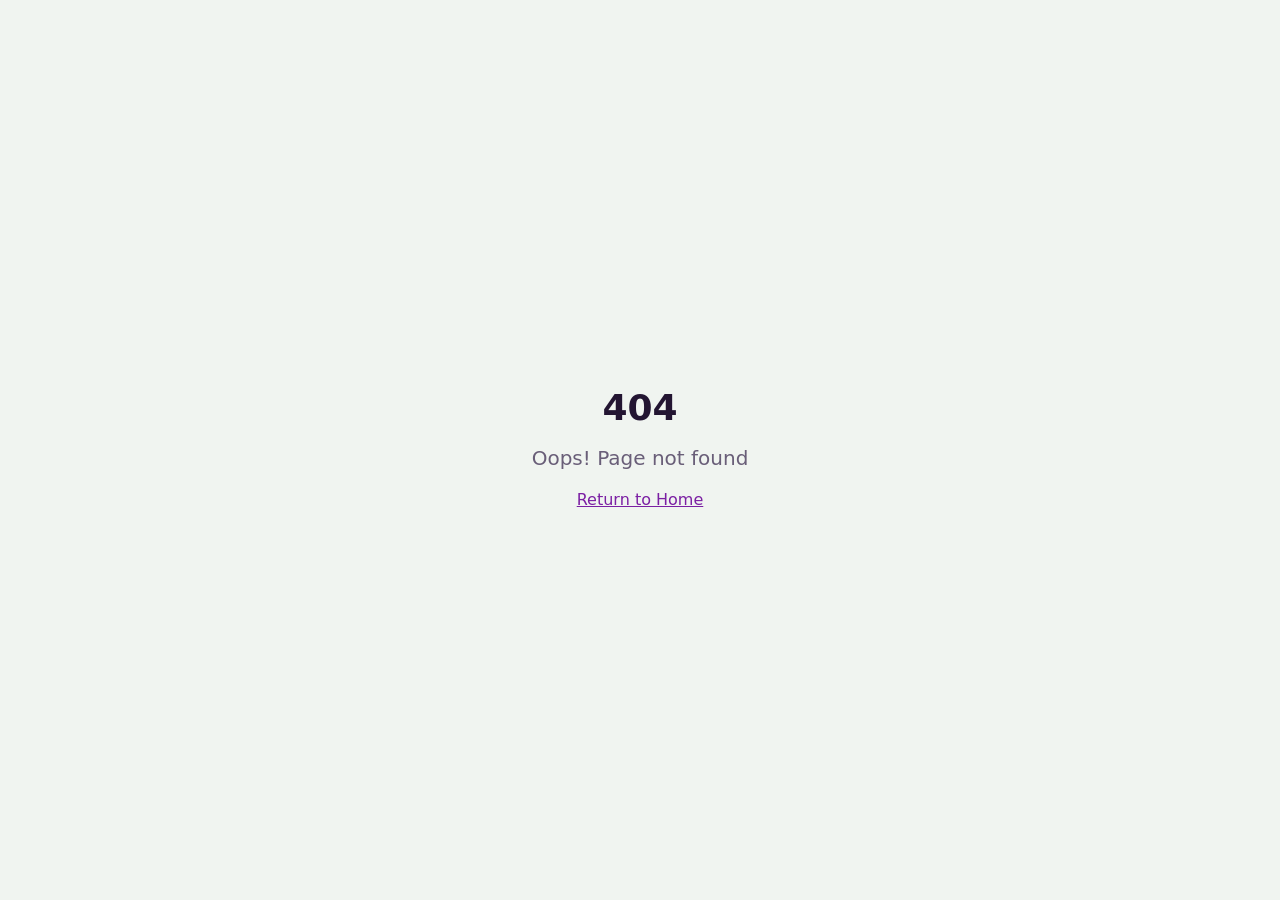
<file: index.html>
<!doctype html>
<html lang="fr">
  <head>
    <meta charset="UTF-8" />
    <meta name="viewport" content="width=device-width, initial-scale=1.0" />
    <link rel="icon" href="./favicon.png" type="image/png" />
    <title>MagikFridge — Anti-gaspi, recettes et santé au quotidien</title>
    <meta
      name="description"
      content="MagikFridge, l'assistant anti-gaspi de votre frigo : scannez vos produits, suivez les dates de péremption et recevez des idées de recettes. Zéro mensonge."
    />
    <meta name="author" content="MagikFridge" />
    <meta name="theme-color" content="#7B1FA2" />
    <link rel="canonical" href="https://magikfridge.com/" />

    <meta property="og:title" content="MagikFridge — Anti-gaspi, recettes et santé au quotidien" />
    <meta
      property="og:description"
      content="Scannez, cuisinez, économisez : votre assistant anti-gaspi connaît votre frigo, vos dates et vos envies. Zéro mensonge."
    />
    <meta property="og:type" content="website" />
    <meta property="og:locale" content="fr_FR" />
    <meta property="og:url" content="https://magikfridge.com/" />
    <meta property="og:site_name" content="MagikFridge" />
    <meta property="og:image" content="https://magikfridge.com/og-image.png" />
    <meta property="og:image:width" content="1200" />
    <meta property="og:image:height" content="630" />
    <meta property="og:image:alt" content="MagikFridge — le frigo qui vous veut du bien" />

    <meta name="twitter:card" content="summary_large_image" />
    <meta name="twitter:title" content="MagikFridge — Anti-gaspi, recettes et santé au quotidien" />
    <meta
      name="twitter:description"
      content="Votre assistant anti-gaspi : scannez, suivez vos dates, cuisinez sans gaspiller. Zéro mensonge."
    />

    <script type="application/ld+json">
      {
        "@context": "https://schema.org",
        "@type": "WebSite",
        "name": "MagikFridge",
        "description": "Assistant anti-gaspi : scannez votre frigo, suivez les dates de péremption et recevez des idées de recettes. Zéro mensonge.",
        "inLanguage": "fr-FR"
      }
    </script>
    <script type="module" crossorigin src="./assets/index-gtrSoEOA.js"></script>
    <link rel="stylesheet" crossorigin href="./assets/index-0yjdHrEK.css">
  </head>

  <body>
    <div id="root"></div>
  </body>
</html>
</file>
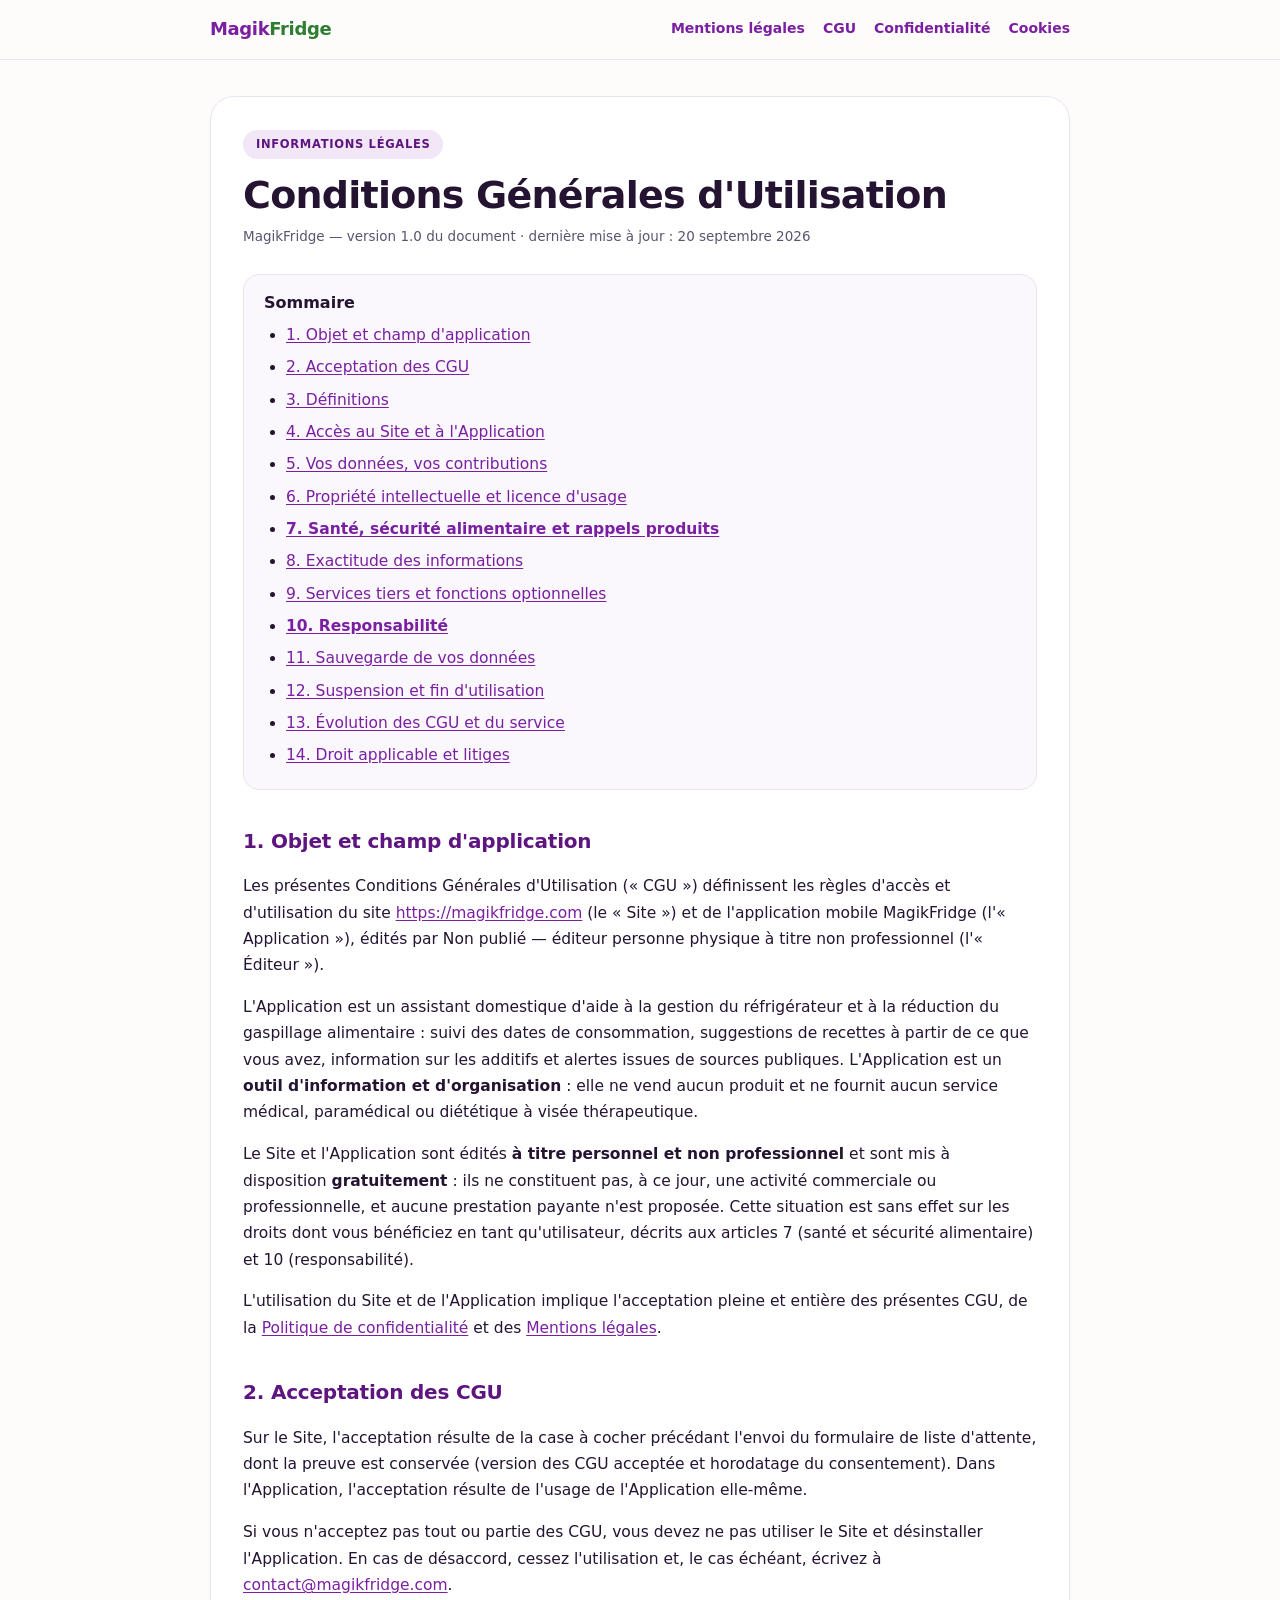
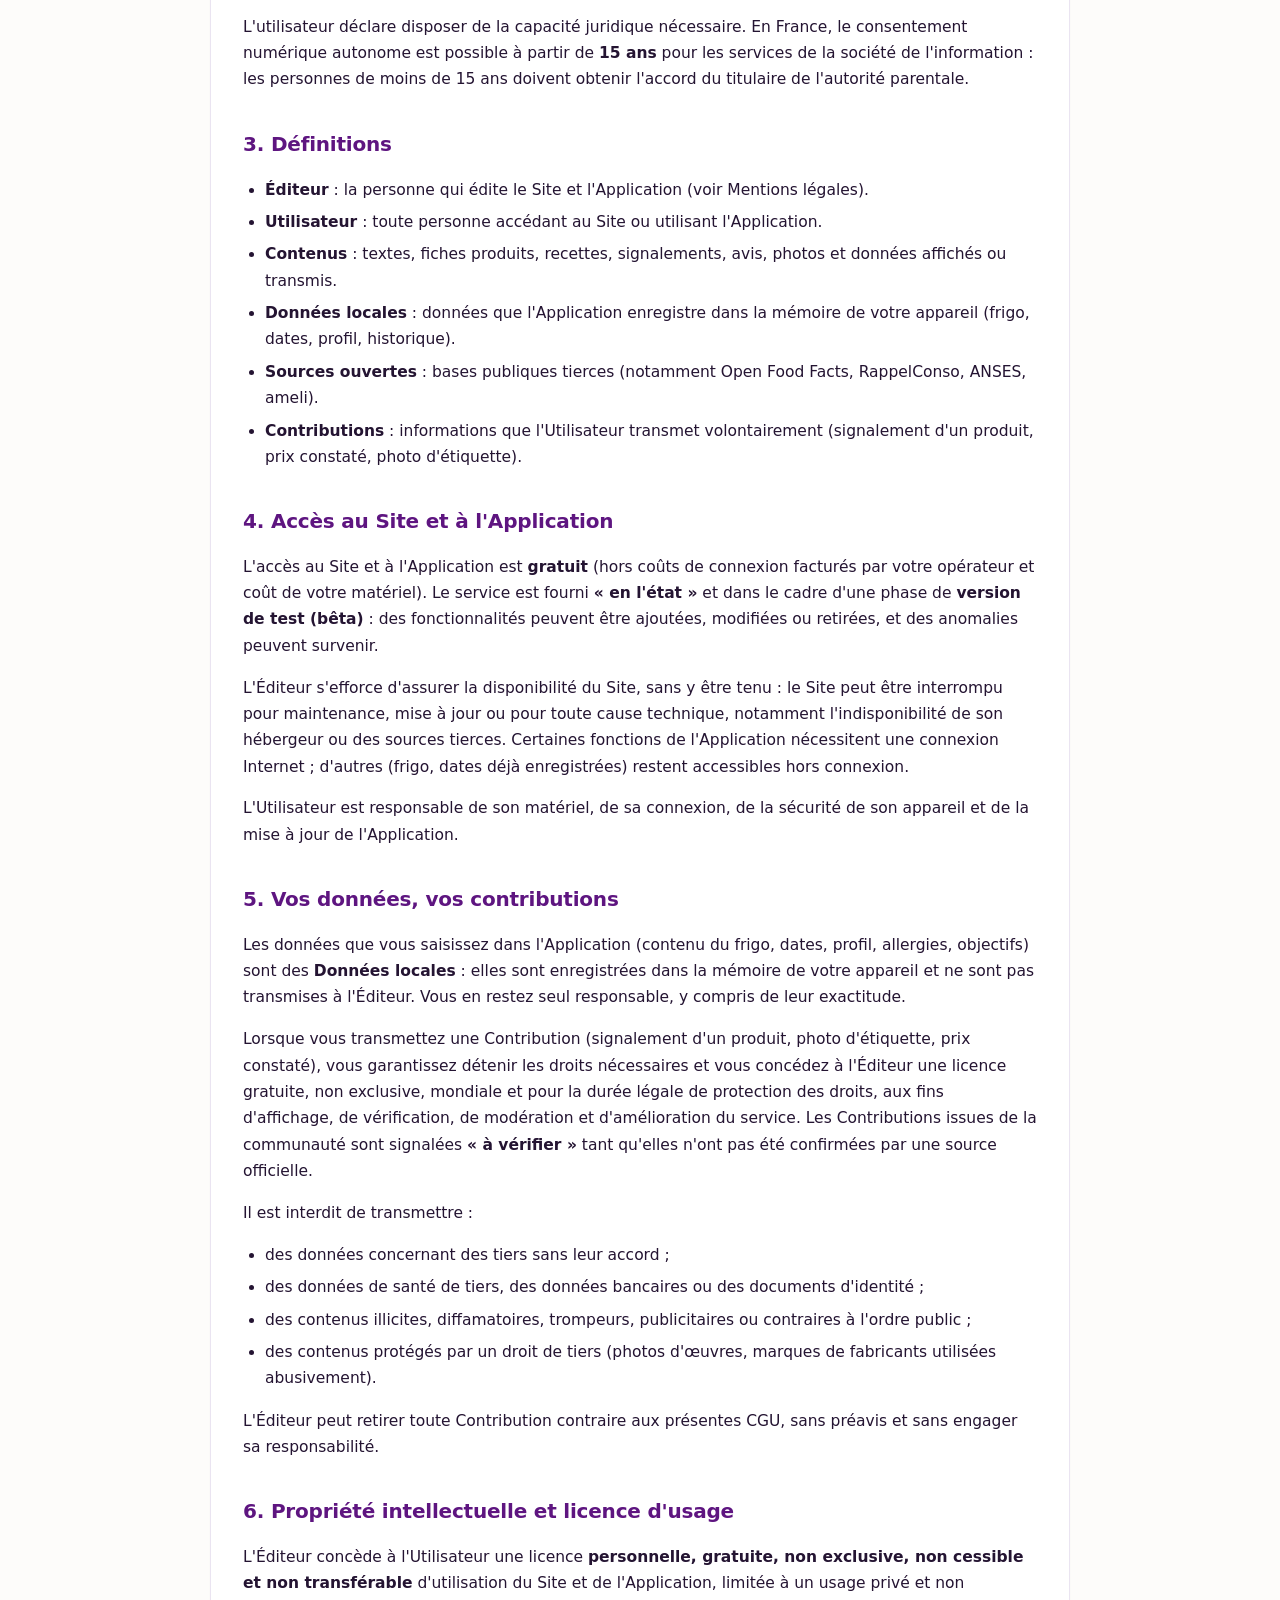
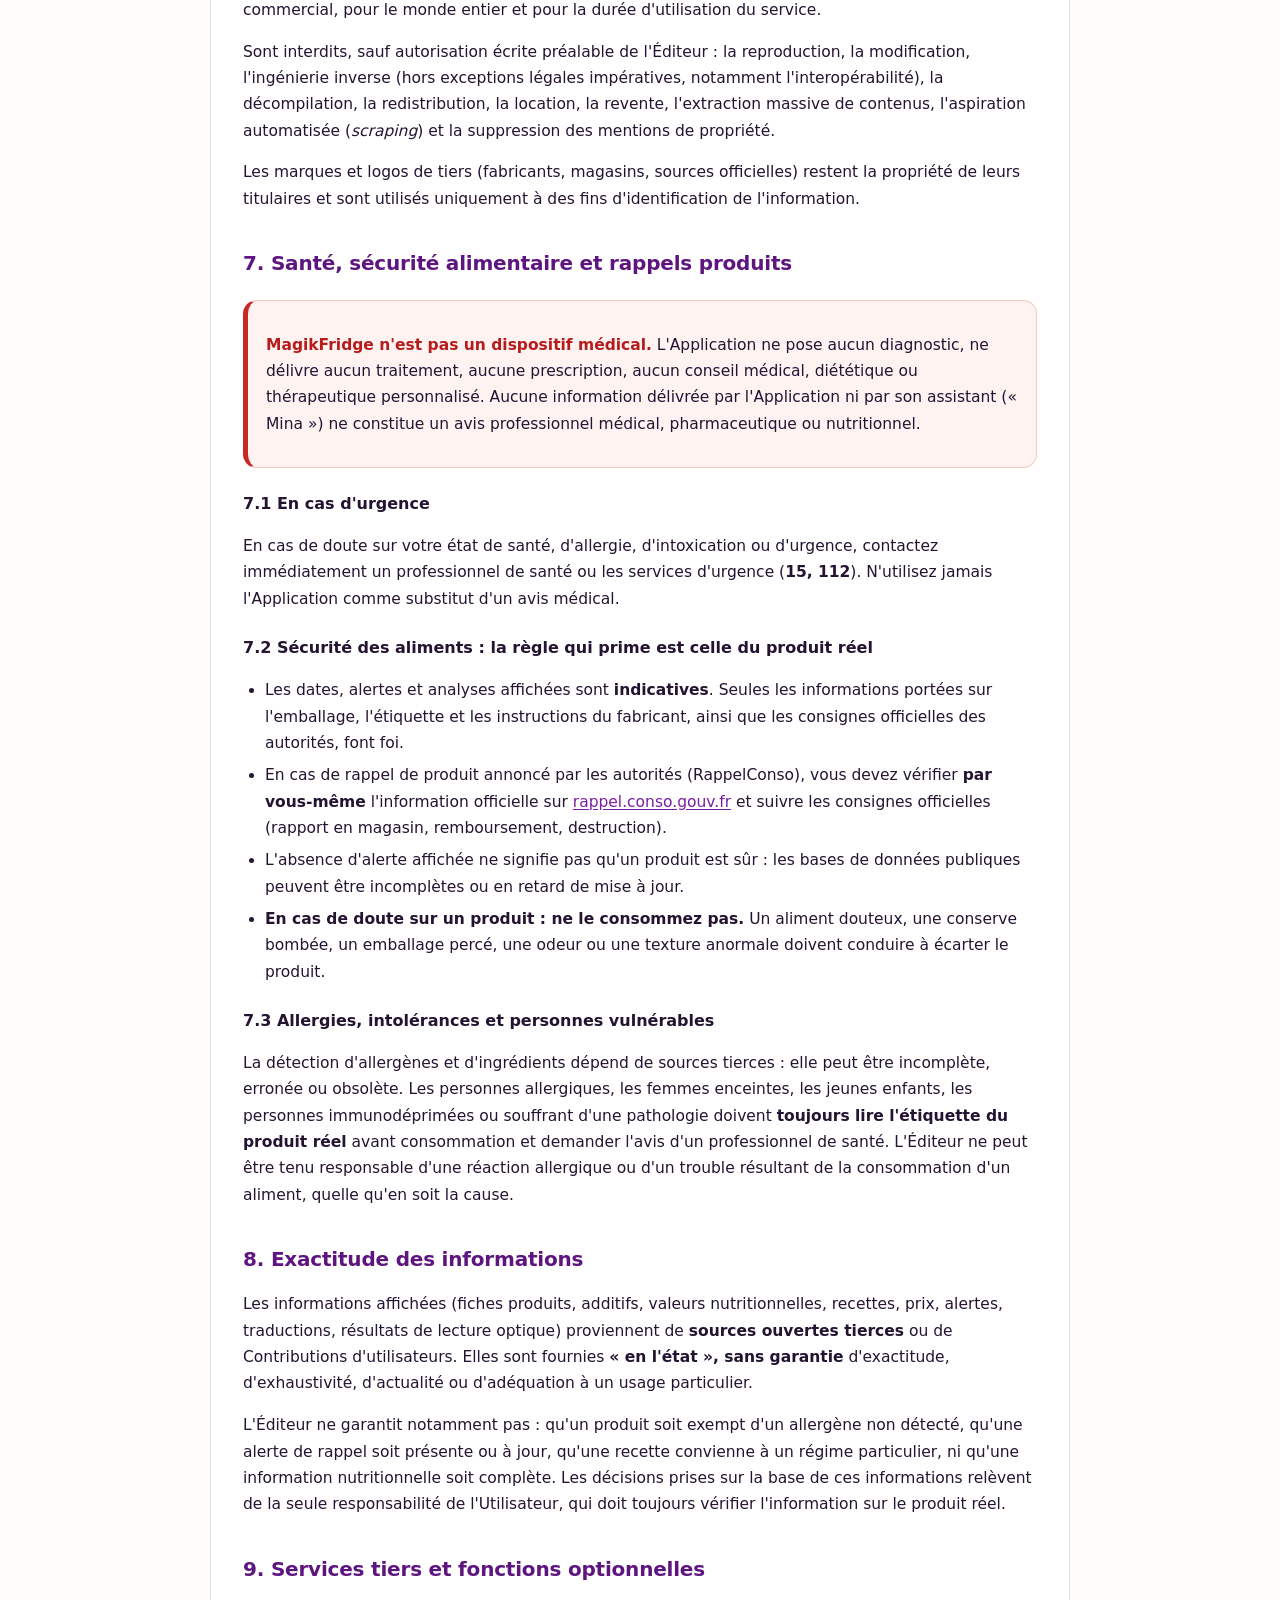
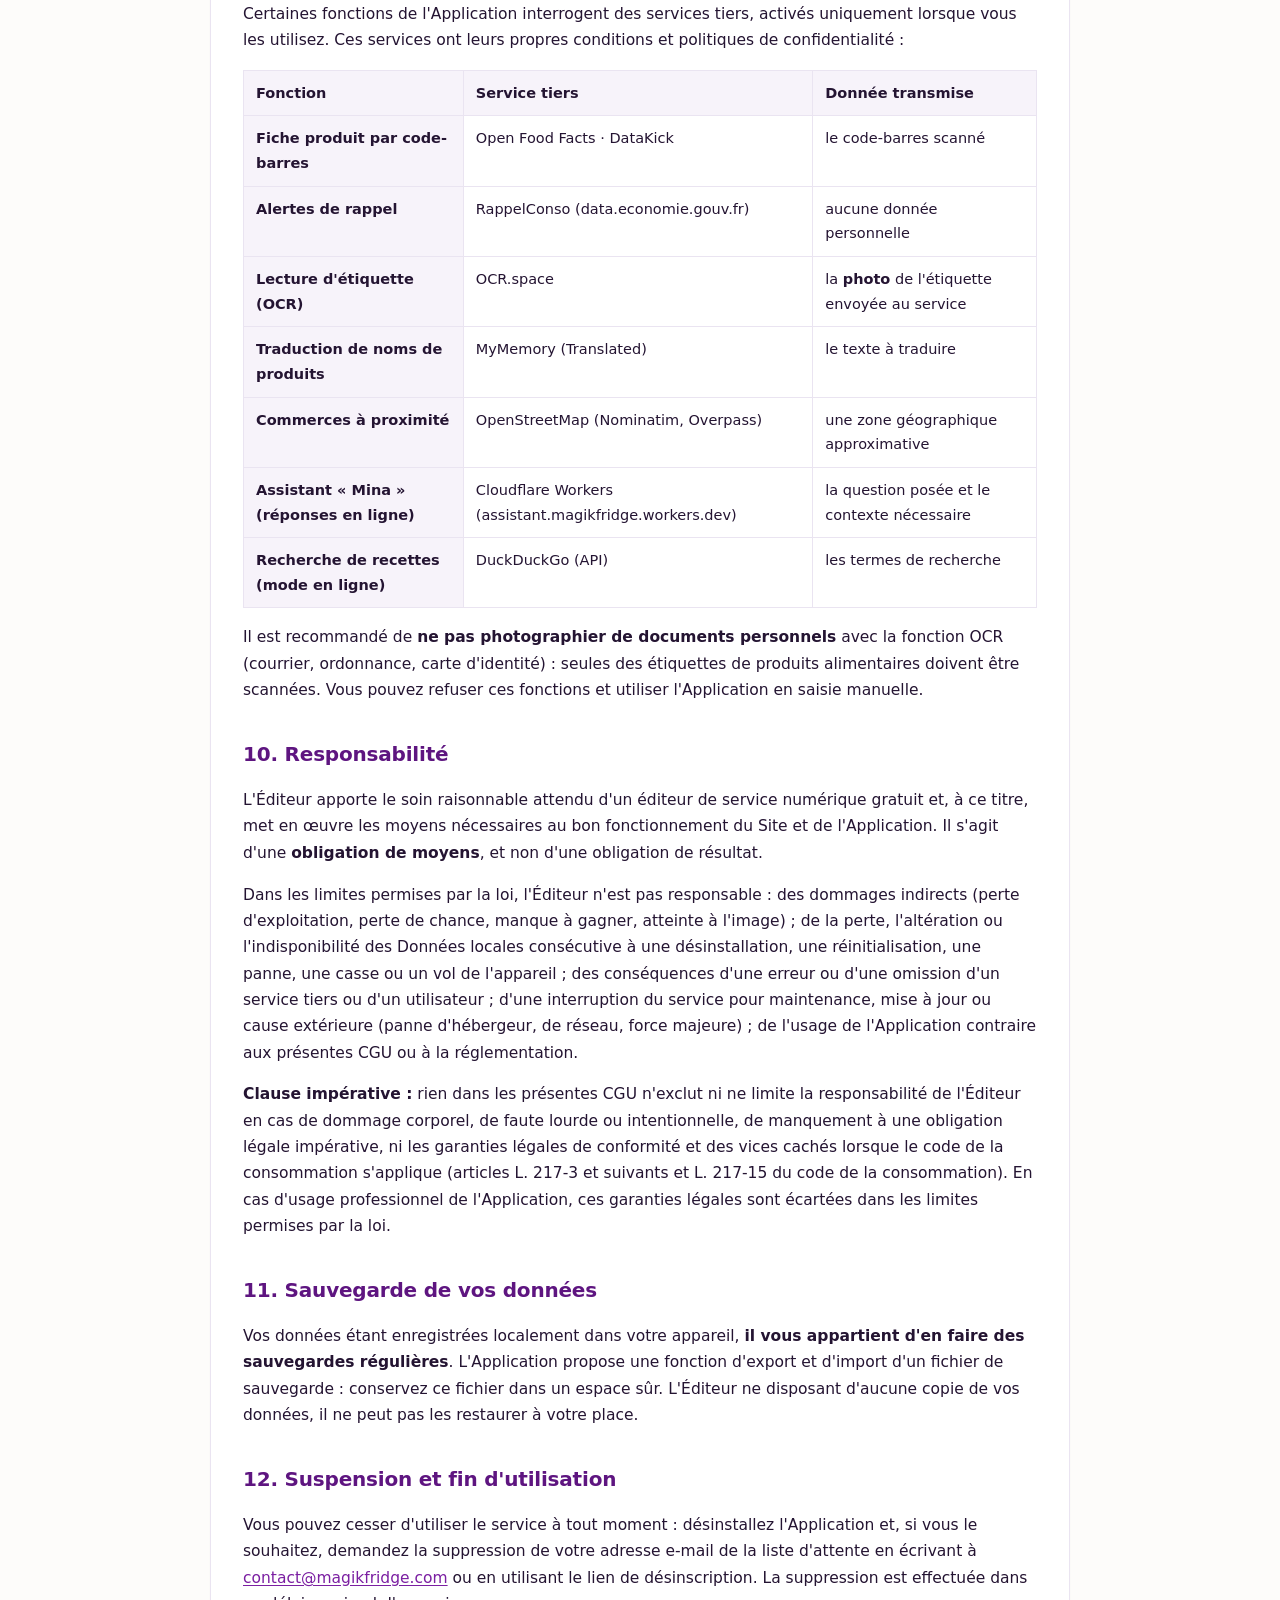
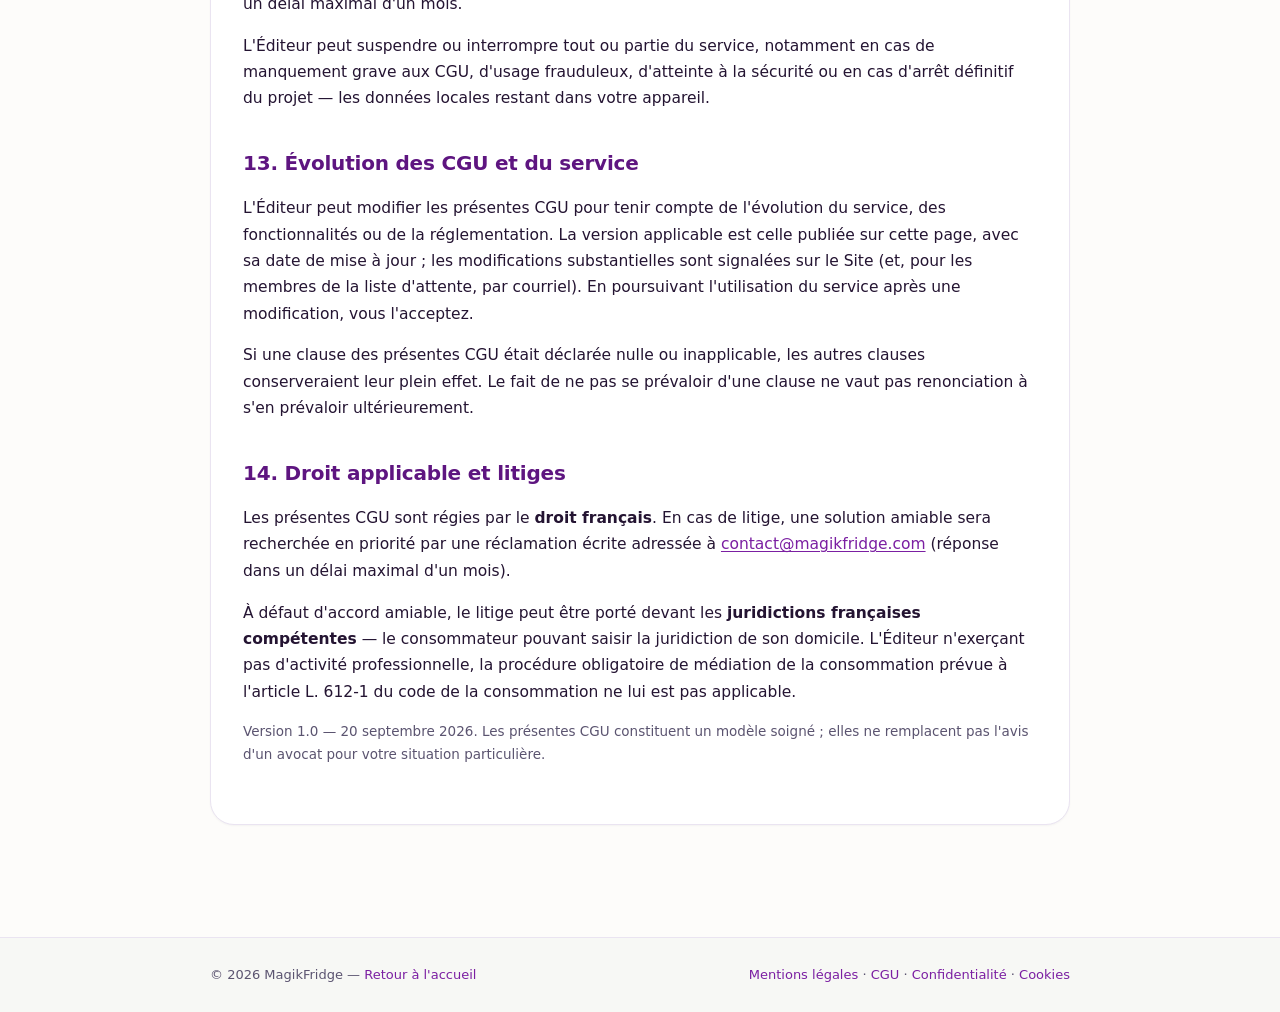
<file: cgu.html>
<!doctype html>
<html lang="fr">
<head>
<meta charset="utf-8" />
<meta name="viewport" content="width=device-width, initial-scale=1" />
<title>Conditions Générales d'Utilisation — MagikFridge</title>
<meta name="description" content="Règles d'utilisation du site et de l'application MagikFridge : santé et sécurité alimentaire, exactitude des données, responsabilité, sauvegarde et litiges." />
<meta name="robots" content="index, follow" />
<meta name="author" content="MagikFridge" />
<link rel="icon" href="./favicon.png" type="image/png" />
<link rel="canonical" href="https://magikfridge.com/cgu.html" />
<meta name="theme-color" content="#7B1FA2" />
<meta property="og:type" content="article" />
<meta property="og:title" content="Conditions Générales d'Utilisation — MagikFridge" />
<meta property="og:description" content="Règles d'utilisation du site et de l'application MagikFridge : santé et sécurité alimentaire, exactitude des données, responsabilité, sauvegarde et litiges." />
<meta property="og:url" content="https://magikfridge.com/cgu.html" />
<meta property="og:locale" content="fr_FR" />
<style>
:root{
  --violet:#7B1FA2; --violet-fonce:#5E1580; --vert:#4CAF50; --vert-fonce:#2E7D32;
  --orange:#F57C00; --fond:#FDFCFA; --carte:#ffffff; --bord:#EAE4F1;
  --texte:#241432; --texte-doux:#5B5470;
}
*{box-sizing:border-box}
html{scroll-behavior:smooth}
body{
  margin:0; background:var(--fond); color:var(--texte); line-height:1.7;
  font-family:ui-sans-serif,system-ui,-apple-system,"Segoe UI",Roboto,"Helvetica Neue",Arial,sans-serif;
  -webkit-font-smoothing:antialiased;
}
a{color:var(--violet); text-decoration:underline; text-underline-offset:2px}
a:hover{color:var(--violet-fonce)}
.mf-top{position:sticky; top:0; z-index:10; backdrop-filter:blur(8px);
  background:rgba(253,252,250,.92); border-bottom:1px solid var(--bord)}
.mf-top-in{max-width:900px; margin:0 auto; padding:14px 20px;
  display:flex; align-items:center; justify-content:space-between; gap:16px; flex-wrap:wrap}
.mf-brand{font-weight:800; font-size:18px; text-decoration:none; letter-spacing:-.02em}
.mf-brand span{color:var(--vert-fonce)}
.mf-nav{display:flex; gap:18px; flex-wrap:wrap; font-size:14px; font-weight:600}
.mf-nav a{text-decoration:none}
.mf-wrap{max-width:900px; margin:0 auto; padding:36px 20px 72px}
.mf-card{background:var(--carte); border:1px solid var(--bord); border-radius:24px;
  padding:32px; box-shadow:0 1px 2px rgba(36,20,50,.04)}
h1{font-size:clamp(27px,4vw,38px); line-height:1.2; margin:0 0 6px; letter-spacing:-.02em}
h2{font-size:20px; margin:34px 0 10px; color:var(--violet-fonce); letter-spacing:-.01em}
h3{font-size:16px; margin:22px 0 8px}
p,li{font-size:15.5px; color:var(--texte)}
.mf-meta{font-size:13.5px; color:var(--texte-doux); margin:0 0 26px}
.mf-eyebrow{display:inline-flex; align-items:center; gap:8px; background:#F1E7F7;
  color:var(--violet-fonce); border-radius:999px; padding:5px 13px; font-size:11.5px;
  font-weight:700; text-transform:uppercase; letter-spacing:.06em; margin-bottom:14px}
.mf-alerte{background:#FFF6E5; border:1px solid #F4C87A; border-left:5px solid var(--orange);
  border-radius:14px; padding:15px 18px; margin:0 0 26px; font-size:14.5px}
.mf-alerte strong{color:#8A4B00}
.mf-todo{background:#FFF1A7; border:1px dashed #C9A100; border-radius:6px;
  padding:1px 4px; font-weight:700; font-size:.94em}
.mf-note{background:#F4FBF5; border:1px solid #C8E6C9; border-left:5px solid var(--vert);
  border-radius:14px; padding:15px 18px; margin:20px 0; font-size:14.5px}
.mf-note strong{color:var(--vert-fonce)}
.mf-danger{background:#FFF3F2; border:1px solid #F5C6C2; border-left:5px solid #C62828;
  border-radius:14px; padding:15px 18px; margin:20px 0; font-size:14.5px}
.mf-danger strong{color:#B71C1C}
table{width:100%; border-collapse:collapse; margin:16px 0; font-size:14.5px}
th,td{border:1px solid var(--bord); padding:10px 12px; text-align:left; vertical-align:top}
th{background:#F7F3FA; font-weight:700}
ul,ol{padding-left:22px}
li{margin:6px 0}
code{background:#F3EFF7; border-radius:6px; padding:1px 6px; font-size:13.5px}
.mf-footer{border-top:1px solid var(--bord); background:#F7F8F5; margin-top:40px}
.mf-footer-in{max-width:900px; margin:0 auto; padding:26px 20px; font-size:13px;
  color:var(--texte-doux); display:flex; flex-wrap:wrap; gap:10px 22px; justify-content:space-between}
.mf-footer a{text-decoration:none}
.mf-toc{background:#FAF7FD; border:1px solid var(--bord); border-radius:16px;
  padding:14px 20px; margin:0 0 8px}
.mf-toc ul{margin:6px 0 0}
.mf-fort{font-weight:700}
@media print{
  .mf-top,.mf-footer{display:none}
  body{background:#fff}
  .mf-card{border:none; box-shadow:none; padding:0}
  h2{page-break-after:avoid}
}
@media (max-width:640px){ .mf-card{padding:22px} .mf-wrap{padding:24px 16px 56px} }
</style>
</head>
<body>
<header class="mf-top">
  <div class="mf-top-in">
    <a class="mf-brand" href="./">Magik<span>Fridge</span></a>
    <nav class="mf-nav" aria-label="Pages légales">
      <a href="./mentions-legales.html">Mentions légales</a>
      <a href="./cgu.html">CGU</a>
      <a href="./confidentialite.html">Confidentialité</a>
      <a href="./cookies.html">Cookies</a>
    </nav>
  </div>
</header>
<main class="mf-wrap">
  <article class="mf-card">
    <span class="mf-eyebrow">Informations légales</span>
    <h1>Conditions Générales d'Utilisation</h1>
    <p class="mf-meta">
      MagikFridge — version 1.0 du document · dernière mise à jour :
      20 septembre 2026
    </p>
    
    
  <nav class="mf-toc" aria-label="Sommaire">
    <strong>Sommaire</strong>
    <ul>
      <li><a href="#objet">1. Objet et champ d'application</a></li>
      <li><a href="#acceptation">2. Acceptation des CGU</a></li>
      <li><a href="#definitions">3. Définitions</a></li>
      <li><a href="#acces">4. Accès au Site et à l'Application</a></li>
      <li><a href="#utilisateur">5. Vos données, vos contributions</a></li>
      <li><a href="#pi">6. Propriété intellectuelle et licence d'usage</a></li>
      <li><a href="#sante" class="mf-fort">7. Santé, sécurité alimentaire et rappels produits</a></li>
      <li><a href="#exactitude">8. Exactitude des informations</a></li>
      <li><a href="#tiers">9. Services tiers et fonctions optionnelles</a></li>
      <li><a href="#responsabilite" class="mf-fort">10. Responsabilité</a></li>
      <li><a href="#sauvegarde">11. Sauvegarde de vos données</a></li>
      <li><a href="#resiliation">12. Suspension et fin d'utilisation</a></li>
      <li><a href="#evolution">13. Évolution des CGU et du service</a></li>
      <li><a href="#droit">14. Droit applicable et litiges</a></li>
    </ul>
  </nav>

  <h2 id="objet">1. Objet et champ d'application</h2>
  <p>
    Les présentes Conditions Générales d'Utilisation (« CGU ») définissent les règles d'accès et
    d'utilisation du site <a href="https://magikfridge.com">https://magikfridge.com</a> (le « Site ») et de
    l'application mobile MagikFridge (l'« Application »), édités par
    Non publié — éditeur personne physique à titre non professionnel (l'« Éditeur »).
  </p>
  <p>
    L'Application est un assistant domestique d'aide à la gestion du réfrigérateur et à la réduction
    du gaspillage alimentaire : suivi des dates de consommation, suggestions de recettes à partir de
    ce que vous avez, information sur les additifs et alertes issues de sources publiques.
    L'Application est un <strong>outil d'information et d'organisation</strong> : elle ne vend aucun
    produit et ne fournit aucun service médical, paramédical ou diététique à visée thérapeutique.
  </p>
  
  <p>
    Le Site et l'Application sont édités <strong>à titre personnel et non professionnel</strong> et
    sont mis à disposition <strong>gratuitement</strong> : ils ne constituent pas, à ce jour, une
    activité commerciale ou professionnelle, et aucune prestation payante n'est proposée. Cette
    situation est sans effet sur les droits dont vous bénéficiez en tant qu'utilisateur, décrits aux
    articles 7 (santé et sécurité alimentaire) et 10 (responsabilité).
  </p>
  <p>
    L'utilisation du Site et de l'Application implique l'acceptation pleine et entière des présentes
    CGU, de la <a href="./confidentialite.html">Politique de confidentialité</a> et des
    <a href="./mentions-legales.html">Mentions légales</a>.
  </p>

  <h2 id="acceptation">2. Acceptation des CGU</h2>
  <p>
    Sur le Site, l'acceptation résulte de la case à cocher précédant l'envoi du formulaire de liste
    d'attente, dont la preuve est conservée (version des CGU acceptée et horodatage du consentement).
    Dans l'Application, l'acceptation résulte de l'usage de l'Application elle-même.
  </p>
  <p>
    Si vous n'acceptez pas tout ou partie des CGU, vous devez ne pas utiliser le Site et désinstaller
    l'Application. En cas de désaccord, cessez l'utilisation et, le cas échéant, écrivez à
    <a href="mailto:contact@magikfridge.com">contact@magikfridge.com</a>.
  </p>
  <p>
    L'utilisateur déclare disposer de la capacité juridique nécessaire. En France, le consentement
    numérique autonome est possible à partir de <strong>15 ans</strong> pour les services de la
    société de l'information : les personnes de moins de 15 ans doivent obtenir l'accord du titulaire
    de l'autorité parentale.
  </p>

  <h2 id="definitions">3. Définitions</h2>
  <ul>
    <li><strong>Éditeur</strong> : la personne qui édite le Site et l'Application (voir Mentions légales).</li>
    <li><strong>Utilisateur</strong> : toute personne accédant au Site ou utilisant l'Application.</li>
    <li><strong>Contenus</strong> : textes, fiches produits, recettes, signalements, avis, photos et données affichés ou transmis.</li>
    <li><strong>Données locales</strong> : données que l'Application enregistre dans la mémoire de votre appareil (frigo, dates, profil, historique).</li>
    <li><strong>Sources ouvertes</strong> : bases publiques tierces (notamment Open Food Facts, RappelConso, ANSES, ameli).</li>
    <li><strong>Contributions</strong> : informations que l'Utilisateur transmet volontairement (signalement d'un produit, prix constaté, photo d'étiquette).</li>
  </ul>

  <h2 id="acces">4. Accès au Site et à l'Application</h2>
  <p>
    L'accès au Site et à l'Application est <strong>gratuit</strong> (hors coûts de connexion facturés
    par votre opérateur et coût de votre matériel). Le service est fourni
    <strong>« en l'état »</strong> et dans le cadre d'une phase de <strong>version de test (bêta)</strong> :
    des fonctionnalités peuvent être ajoutées, modifiées ou retirées, et des anomalies peuvent
    survenir.
  </p>
  <p>
    L'Éditeur s'efforce d'assurer la disponibilité du Site, sans y être tenu : le Site peut être
    interrompu pour maintenance, mise à jour ou pour toute cause technique, notamment
    l'indisponibilité de son hébergeur ou des sources tierces. Certaines fonctions de l'Application
    nécessitent une connexion Internet ; d'autres (frigo, dates déjà enregistrées) restent
    accessibles hors connexion.
  </p>
  <p>
    L'Utilisateur est responsable de son matériel, de sa connexion, de la sécurité de son appareil et
    de la mise à jour de l'Application.
  </p>

  <h2 id="utilisateur">5. Vos données, vos contributions</h2>
  <p>
    Les données que vous saisissez dans l'Application (contenu du frigo, dates, profil, allergies,
    objectifs) sont des <strong>Données locales</strong> : elles sont enregistrées dans la mémoire de
    votre appareil et ne sont pas transmises à l'Éditeur. Vous en restez seul responsable, y compris
    de leur exactitude.
  </p>
  <p>
    Lorsque vous transmettez une Contribution (signalement d'un produit, photo d'étiquette, prix
    constaté), vous garantissez détenir les droits nécessaires et vous concédez à l'Éditeur une
    licence gratuite, non exclusive, mondiale et pour la durée légale de protection des droits, aux
    fins d'affichage, de vérification, de modération et d'amélioration du service. Les Contributions
    issues de la communauté sont signalées <strong>« à vérifier »</strong> tant qu'elles n'ont pas
    été confirmées par une source officielle.
  </p>
  <p>Il est interdit de transmettre :</p>
  <ul>
    <li>des données concernant des tiers sans leur accord ;</li>
    <li>des données de santé de tiers, des données bancaires ou des documents d'identité ;</li>
    <li>des contenus illicites, diffamatoires, trompeurs, publicitaires ou contraires à l'ordre public ;</li>
    <li>des contenus protégés par un droit de tiers (photos d'œuvres, marques de fabricants utilisées abusivement).</li>
  </ul>
  <p>
    L'Éditeur peut retirer toute Contribution contraire aux présentes CGU, sans préavis et sans
    engager sa responsabilité.
  </p>

  <h2 id="pi">6. Propriété intellectuelle et licence d'usage</h2>
  <p>
    L'Éditeur concède à l'Utilisateur une licence <strong>personnelle, gratuite, non exclusive, non
    cessible et non transférable</strong> d'utilisation du Site et de l'Application, limitée à un
    usage privé et non commercial, pour le monde entier et pour la durée d'utilisation du service.
  </p>
  <p>
    Sont interdits, sauf autorisation écrite préalable de l'Éditeur : la reproduction, la
    modification, l'ingénierie inverse (hors exceptions légales impératives, notamment
    l'interopérabilité), la décompilation, la redistribution, la location, la revente,
    l'extraction massive de contenus, l'aspiration automatisée (<em>scraping</em>) et la
    suppression des mentions de propriété.
  </p>
  <p>
    Les marques et logos de tiers (fabricants, magasins, sources officielles) restent la propriété de
    leurs titulaires et sont utilisés uniquement à des fins d'identification de l'information.
  </p>

  <h2 id="sante">7. Santé, sécurité alimentaire et rappels produits</h2>
  <div class="mf-danger">
    <p>
      <strong>MagikFridge n'est pas un dispositif médical.</strong> L'Application ne pose aucun
      diagnostic, ne délivre aucun traitement, aucune prescription, aucun conseil médical, diététique
      ou thérapeutique personnalisé. Aucune information délivrée par l'Application ni par son
      assistant (« Mina ») ne constitue un avis professionnel médical, pharmaceutique ou
      nutritionnel.
    </p>
  </div>
  <h3>7.1 En cas d'urgence</h3>
  <p>
    En cas de doute sur votre état de santé, d'allergie, d'intoxication ou d'urgence, contactez
    immédiatement un professionnel de santé ou les services d'urgence (<strong>15, 112</strong>).
    N'utilisez jamais l'Application comme substitut d'un avis médical.
  </p>
  <h3>7.2 Sécurité des aliments : la règle qui prime est celle du produit réel</h3>
  <ul>
    <li>
      Les dates, alertes et analyses affichées sont <strong>indicatives</strong>. Seules les
      informations portées sur l'emballage, l'étiquette et les instructions du fabricant, ainsi que
      les consignes officielles des autorités, font foi.
    </li>
    <li>
      En cas de rappel de produit annoncé par les autorités (RappelConso), vous devez vérifier
      <strong>par vous-même</strong> l'information officielle sur
      <a href="https://rappel.conso.gouv.fr" rel="noopener" target="_blank">rappel.conso.gouv.fr</a>
      et suivre les consignes officielles (rapport en magasin, remboursement, destruction).
    </li>
    <li>
      L'absence d'alerte affichée ne signifie pas qu'un produit est sûr : les bases de données
      publiques peuvent être incomplètes ou en retard de mise à jour.
    </li>
    <li>
      <strong>En cas de doute sur un produit : ne le consommez pas.</strong> Un aliment douteux, une
      conserve bombée, un emballage percé, une odeur ou une texture anormale doivent conduire à
      écarter le produit.
    </li>
  </ul>
  <h3>7.3 Allergies, intolérances et personnes vulnérables</h3>
  <p>
    La détection d'allergènes et d'ingrédients dépend de sources tierces : elle peut être incomplète,
    erronée ou obsolète. Les personnes allergiques, les femmes enceintes, les jeunes enfants, les
    personnes immunodéprimées ou souffrant d'une pathologie doivent
    <strong>toujours lire l'étiquette du produit réel</strong> avant consommation et demander l'avis
    d'un professionnel de santé. L'Éditeur ne peut être tenu responsable d'une réaction allergique ou
    d'un trouble résultant de la consommation d'un aliment, quelle qu'en soit la cause.
  </p>

  <h2 id="exactitude">8. Exactitude des informations</h2>
  <p>
    Les informations affichées (fiches produits, additifs, valeurs nutritionnelles, recettes, prix,
    alertes, traductions, résultats de lecture optique) proviennent de <strong>sources ouvertes
    tierces</strong> ou de Contributions d'utilisateurs. Elles sont fournies
    <strong>« en l'état », sans garantie</strong> d'exactitude, d'exhaustivité, d'actualité ou
    d'adéquation à un usage particulier.
  </p>
  <p>
    L'Éditeur ne garantit notamment pas : qu'un produit soit exempt d'un allergène non détecté, qu'une
    alerte de rappel soit présente ou à jour, qu'une recette convienne à un régime particulier, ni
    qu'une information nutritionnelle soit complète. Les décisions prises sur la base de ces
    informations relèvent de la seule responsabilité de l'Utilisateur, qui doit toujours vérifier
    l'information sur le produit réel.
  </p>

  <h2 id="tiers">9. Services tiers et fonctions optionnelles</h2>
  <p>
    Certaines fonctions de l'Application interrogent des services tiers, activés uniquement lorsque
    vous les utilisez. Ces services ont leurs propres conditions et politiques de confidentialité :
  </p>
  <table>
    <thead><tr><th>Fonction</th><th>Service tiers</th><th>Donnée transmise</th></tr></thead>
    <tbody>
      <tr><th>Fiche produit par code-barres</th><td>Open Food Facts · DataKick</td><td>le code-barres scanné</td></tr>
      <tr><th>Alertes de rappel</th><td>RappelConso (data.economie.gouv.fr)</td><td>aucune donnée personnelle</td></tr>
      <tr><th>Lecture d'étiquette (OCR)</th><td>OCR.space</td><td>la <strong>photo</strong> de l'étiquette envoyée au service</td></tr>
      <tr><th>Traduction de noms de produits</th><td>MyMemory (Translated)</td><td>le texte à traduire</td></tr>
      <tr><th>Commerces à proximité</th><td>OpenStreetMap (Nominatim, Overpass)</td><td>une zone géographique approximative</td></tr>
      <tr><th>Assistant « Mina » (réponses en ligne)</th><td>Cloudflare Workers (assistant.magikfridge.workers.dev)</td><td>la question posée et le contexte nécessaire</td></tr>
      <tr><th>Recherche de recettes (mode en ligne)</th><td>DuckDuckGo (API)</td><td>les termes de recherche</td></tr>
    </tbody>
  </table>
  <p>
    Il est recommandé de <strong>ne pas photographier de documents personnels</strong> avec la
    fonction OCR (courrier, ordonnance, carte d'identité) : seules des étiquettes de produits
    alimentaires doivent être scannées. Vous pouvez refuser ces fonctions et utiliser l'Application en
    saisie manuelle.
  </p>

  <h2 id="responsabilite">10. Responsabilité</h2>
  <p>
    L'Éditeur apporte le soin raisonnable attendu d'un éditeur de service numérique gratuit et, à ce
    titre, met en œuvre les moyens nécessaires au bon fonctionnement du Site et de l'Application.
    Il s'agit d'une <strong>obligation de moyens</strong>, et non d'une obligation de résultat.
  </p>
  <p>
    Dans les limites permises par la loi, l'Éditeur n'est pas responsable : des dommages indirects
    (perte d'exploitation, perte de chance, manque à gagner, atteinte à l'image) ; de la perte,
    l'altération ou l'indisponibilité des Données locales consécutive à une désinstallation, une
    réinitialisation, une panne, une casse ou un vol de l'appareil ; des conséquences d'une erreur ou
    d'une omission d'un service tiers ou d'un utilisateur ; d'une interruption du service pour
    maintenance, mise à jour ou cause extérieure (panne d'hébergeur, de réseau, force majeure) ; de
    l'usage de l'Application contraire aux présentes CGU ou à la réglementation.
  </p>
  <p>
    <strong>Clause impérative :</strong> rien dans les présentes CGU n'exclut ni ne limite la
    responsabilité de l'Éditeur en cas de dommage corporel, de faute lourde ou intentionnelle, de
    manquement à une obligation légale impérative, ni les garanties légales de conformité et des vices
    cachés lorsque le code de la consommation s'applique (articles L. 217-3 et suivants et L. 217-15
    du code de la consommation). En cas d'usage professionnel de l'Application, ces garanties légales
    sont écartées dans les limites permises par la loi.
  </p>

  <h2 id="sauvegarde">11. Sauvegarde de vos données</h2>
  <p>
    Vos données étant enregistrées localement dans votre appareil, <strong>il vous appartient d'en
    faire des sauvegardes régulières</strong>. L'Application propose une fonction d'export et
    d'import d'un fichier de sauvegarde : conservez ce fichier dans un espace sûr. L'Éditeur ne
    disposant d'aucune copie de vos données, il ne peut pas les restaurer à votre place.
  </p>

  <h2 id="resiliation">12. Suspension et fin d'utilisation</h2>
  <p>
    Vous pouvez cesser d'utiliser le service à tout moment : désinstallez l'Application et, si vous le
    souhaitez, demandez la suppression de votre adresse e-mail de la liste d'attente en écrivant à
    <a href="mailto:contact@magikfridge.com">contact@magikfridge.com</a> ou en utilisant le lien de désinscription. La
    suppression est effectuée dans un délai maximal d'un mois.
  </p>
  <p>
    L'Éditeur peut suspendre ou interrompre tout ou partie du service, notamment en cas de
    manquement grave aux CGU, d'usage frauduleux, d'atteinte à la sécurité ou en cas d'arrêt définitif
    du projet — les données locales restant dans votre appareil.
  </p>

  <h2 id="evolution">13. Évolution des CGU et du service</h2>
  <p>
    L'Éditeur peut modifier les présentes CGU pour tenir compte de l'évolution du service, des
    fonctionnalités ou de la réglementation. La version applicable est celle publiée sur cette page,
    avec sa date de mise à jour ; les modifications substantielles sont signalées sur le Site (et,
    pour les membres de la liste d'attente, par courriel). En poursuivant l'utilisation du service
    après une modification, vous l'acceptez.
  </p>
  <p>
    Si une clause des présentes CGU était déclarée nulle ou inapplicable, les autres clauses
    conserveraient leur plein effet. Le fait de ne pas se prévaloir d'une clause ne vaut pas
    renonciation à s'en prévaloir ultérieurement.
  </p>

  <h2 id="droit">14. Droit applicable et litiges</h2>
  <p>
    Les présentes CGU sont régies par le <strong>droit français</strong>. En cas de litige, une
    solution amiable sera recherchée en priorité par une réclamation écrite adressée à
    <a href="mailto:contact@magikfridge.com">contact@magikfridge.com</a> (réponse dans un délai maximal d'un mois).
  </p>
  <p>
    À défaut d'accord amiable, le litige peut être porté devant les <strong>juridictions françaises
    compétentes</strong> — le consommateur pouvant saisir la juridiction de son domicile. L'Éditeur
    n'exerçant pas d'activité professionnelle, la procédure obligatoire de médiation de la
    consommation prévue à l'article L. 612-1 du code de la consommation ne lui est pas applicable.
  </p>
  <p class="mf-meta">
    Version 1.0 — 20 septembre 2026. Les présentes CGU
    constituent un modèle soigné ; elles ne remplacent pas l'avis d'un avocat pour votre situation
    particulière.
  </p>

  </article>
</main>
<footer class="mf-footer">
  <div class="mf-footer-in">
    <span>© 2026 MagikFridge — <a href="./">Retour à l'accueil</a></span>
    <span><a href="./mentions-legales.html">Mentions légales</a> · <a href="./cgu.html">CGU</a> · <a href="./confidentialite.html">Confidentialité</a> · <a href="./cookies.html">Cookies</a></span>
  </div>
</footer>
</body>
</html>
</file>
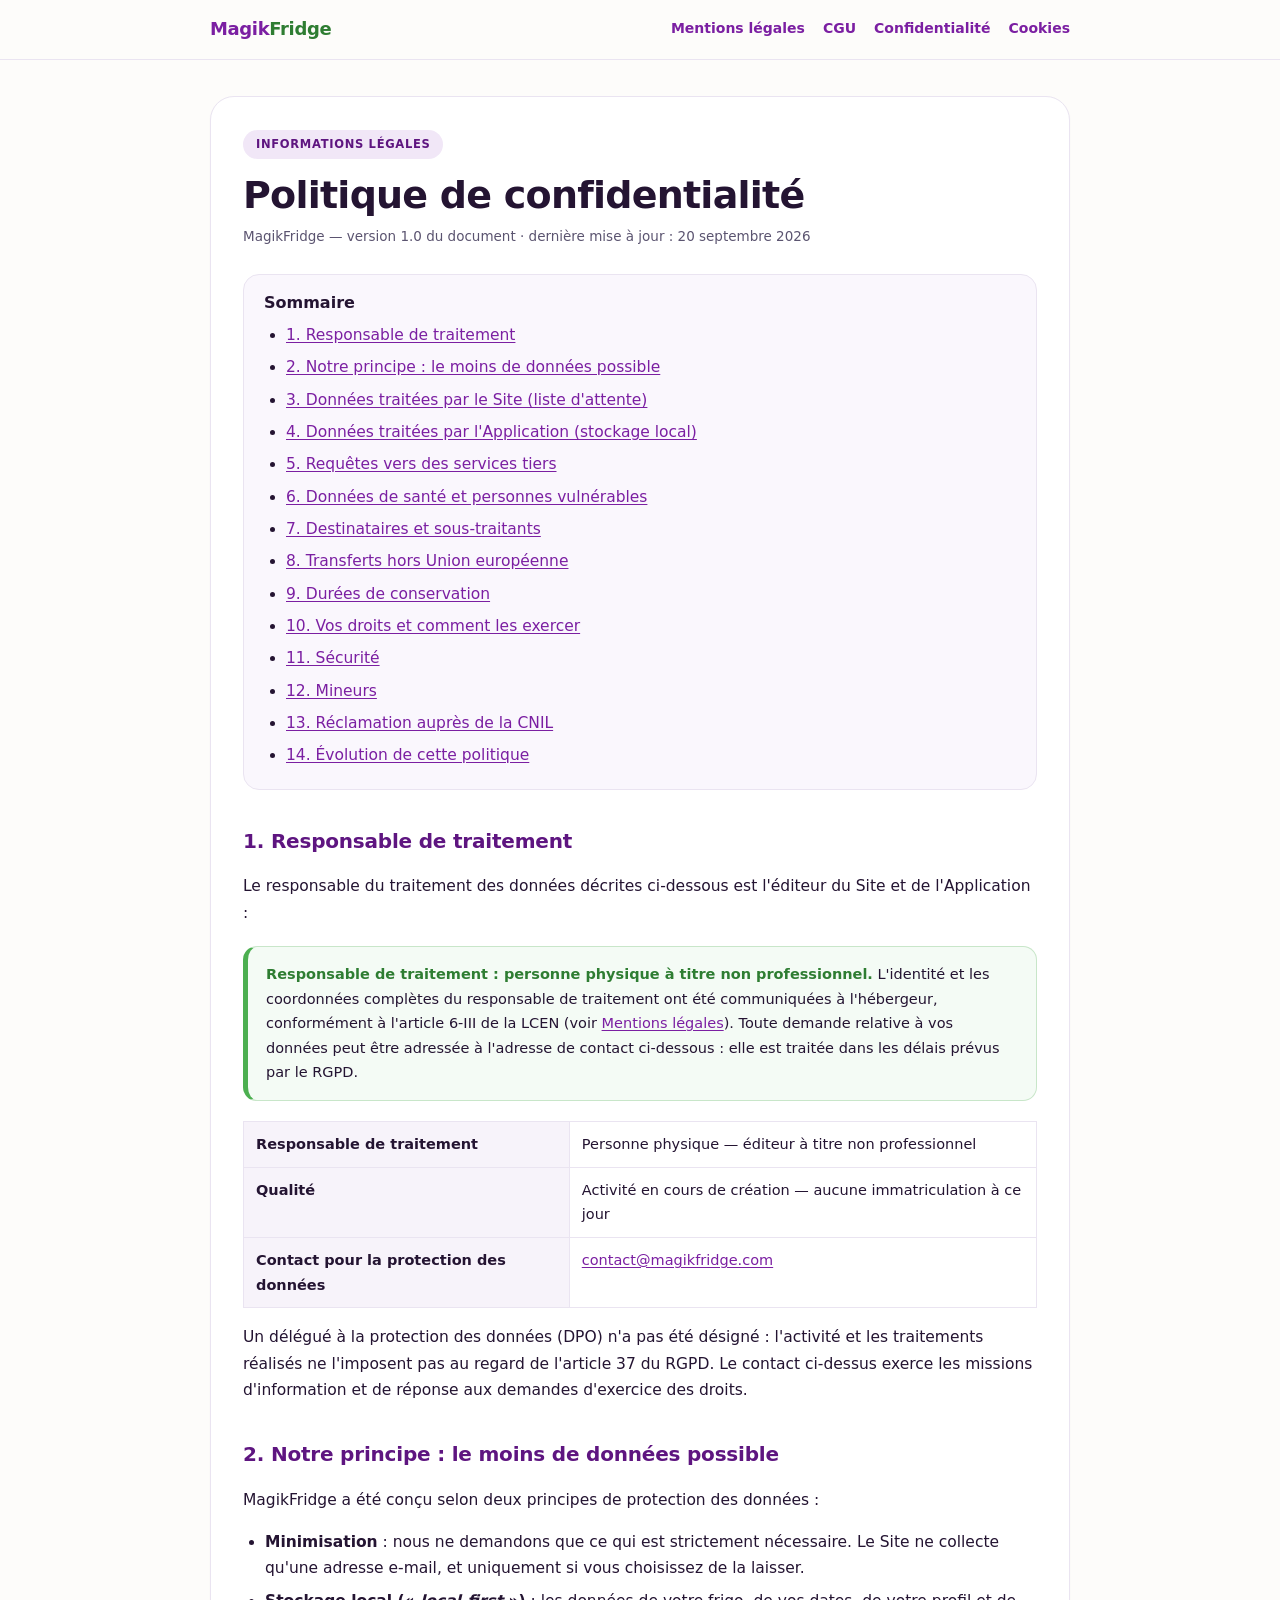
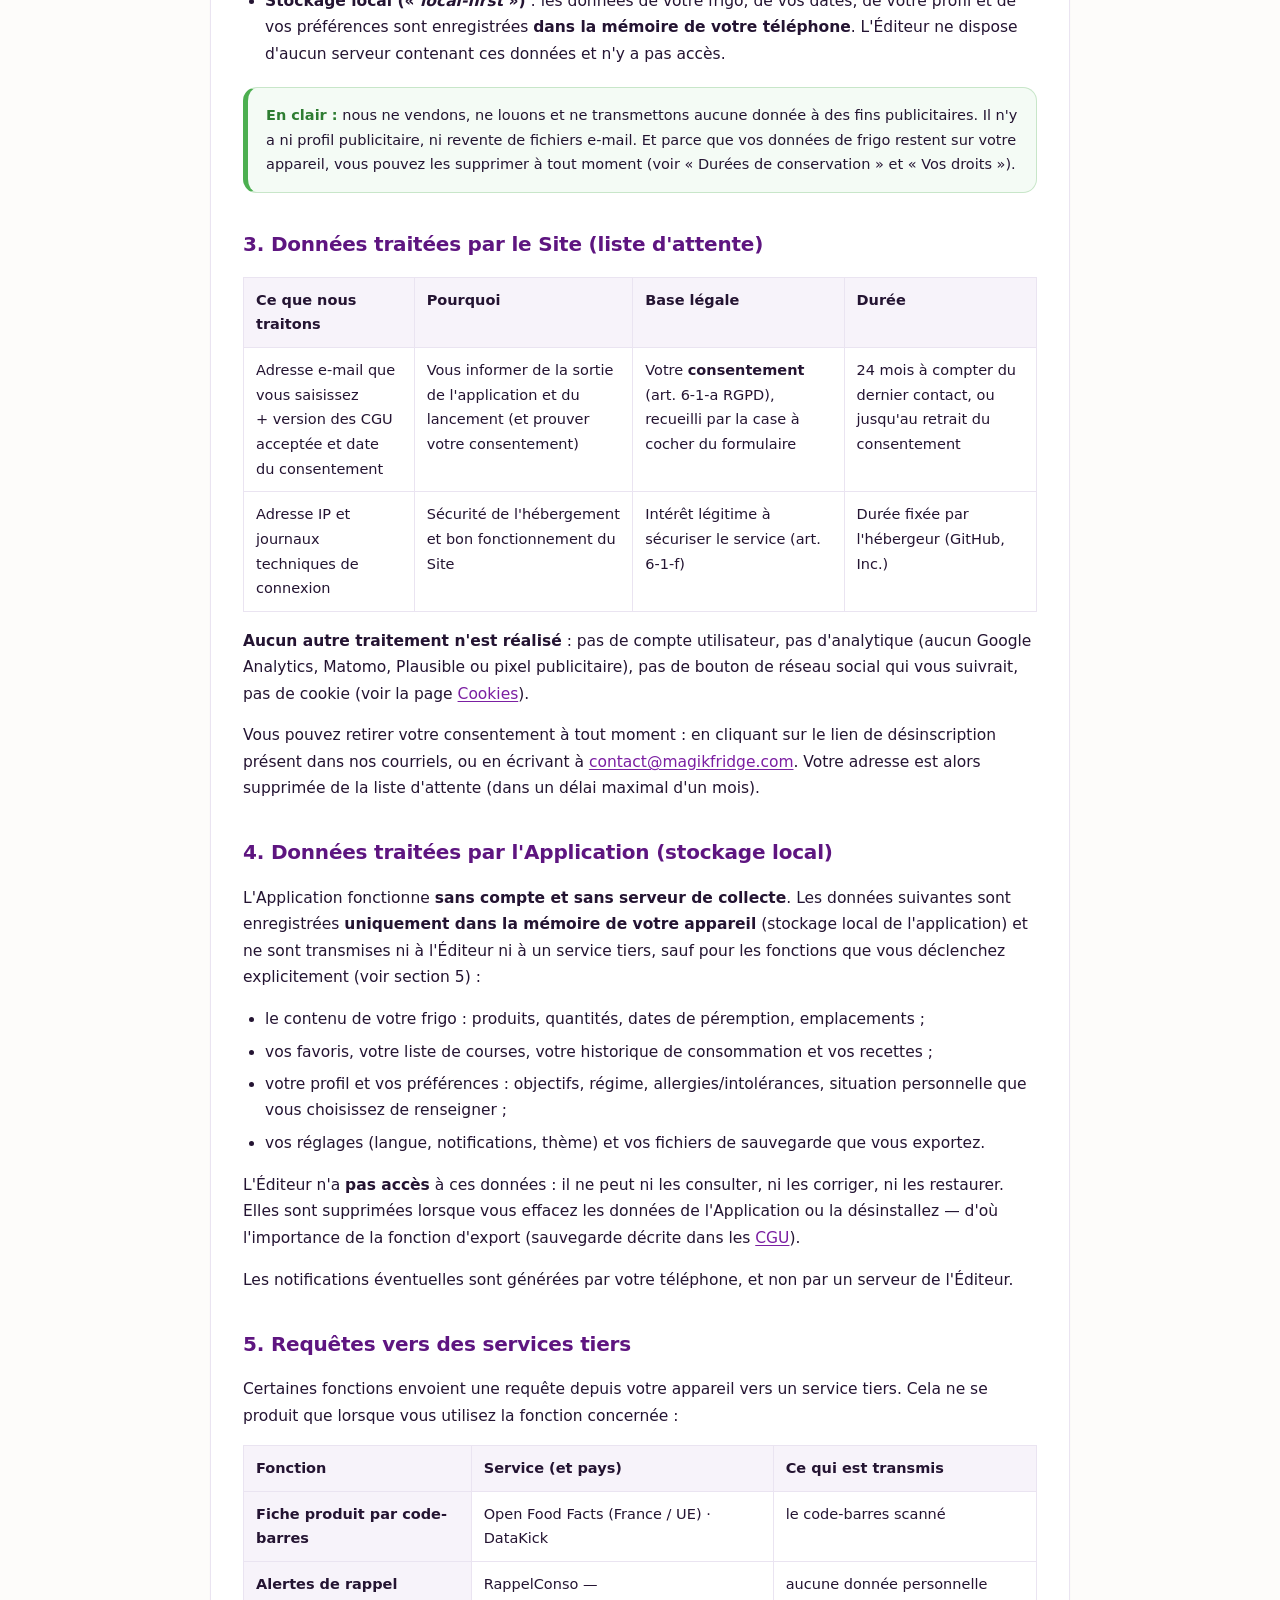
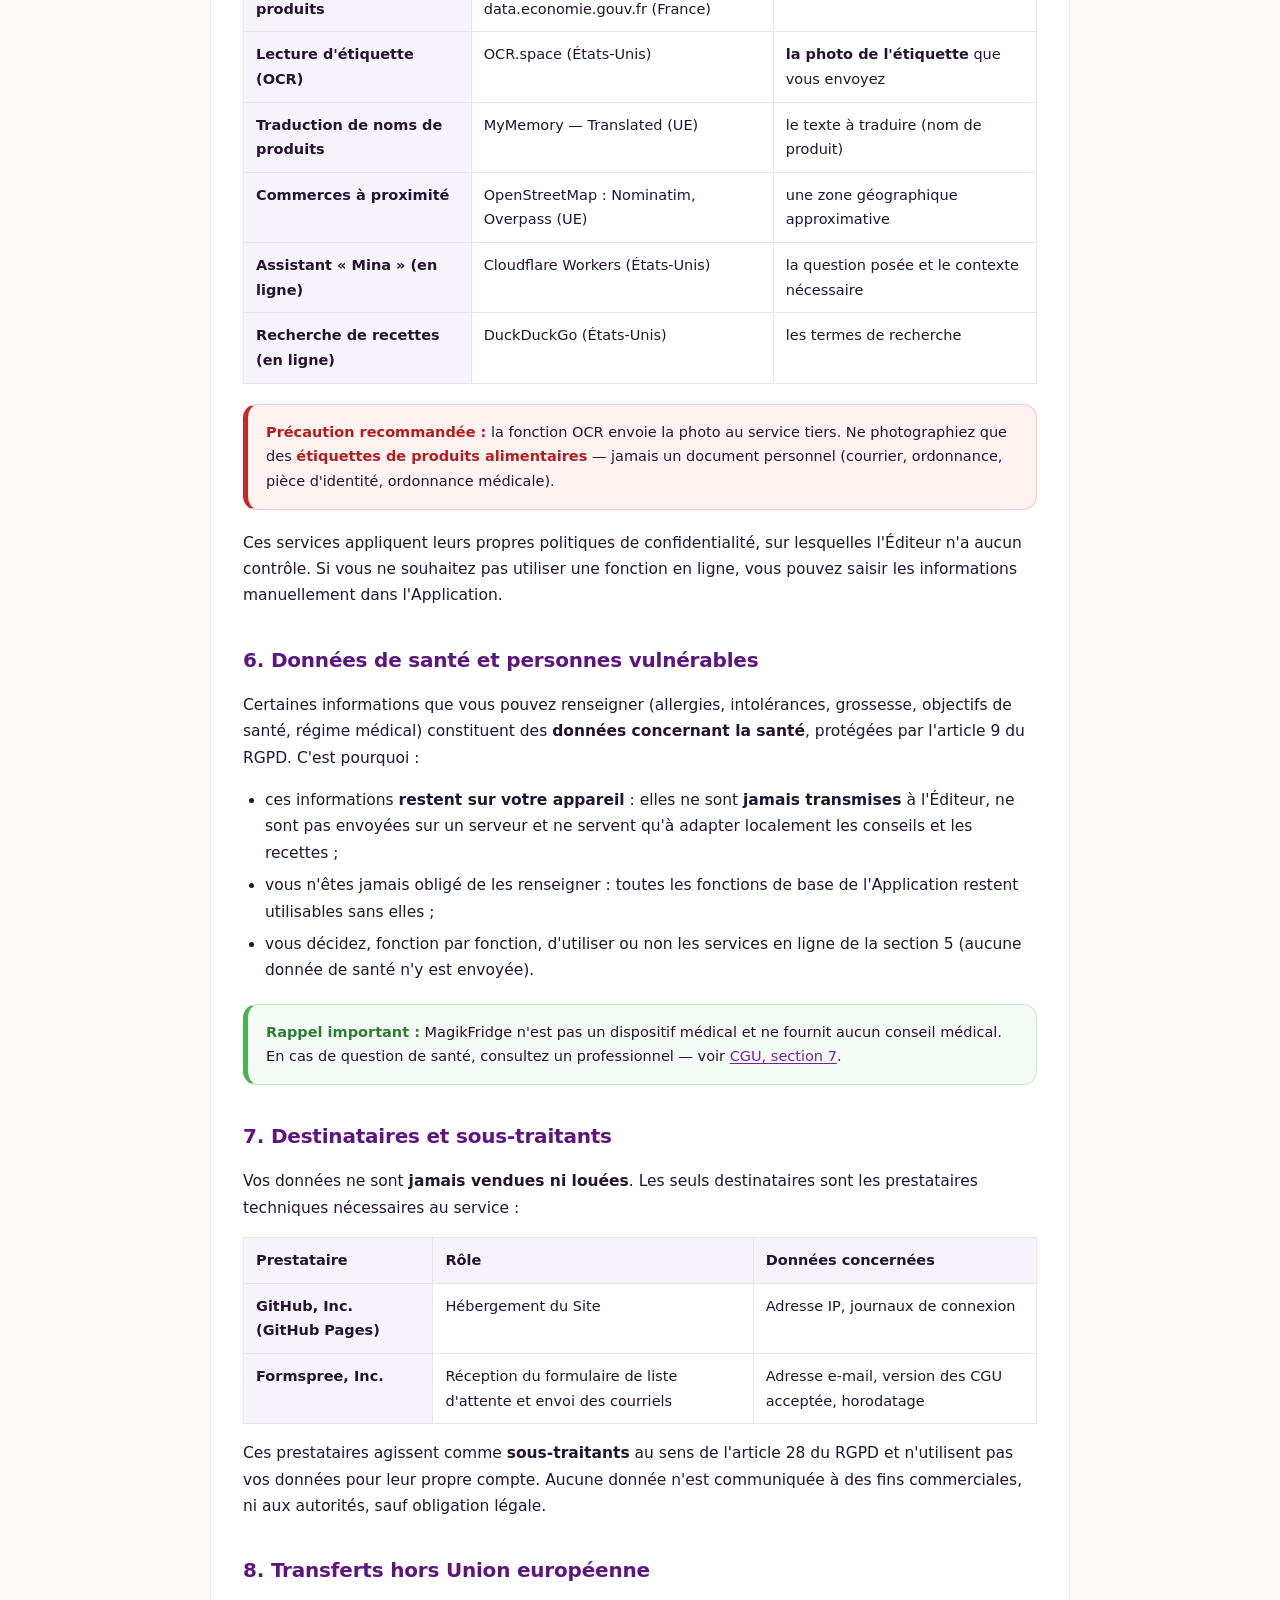
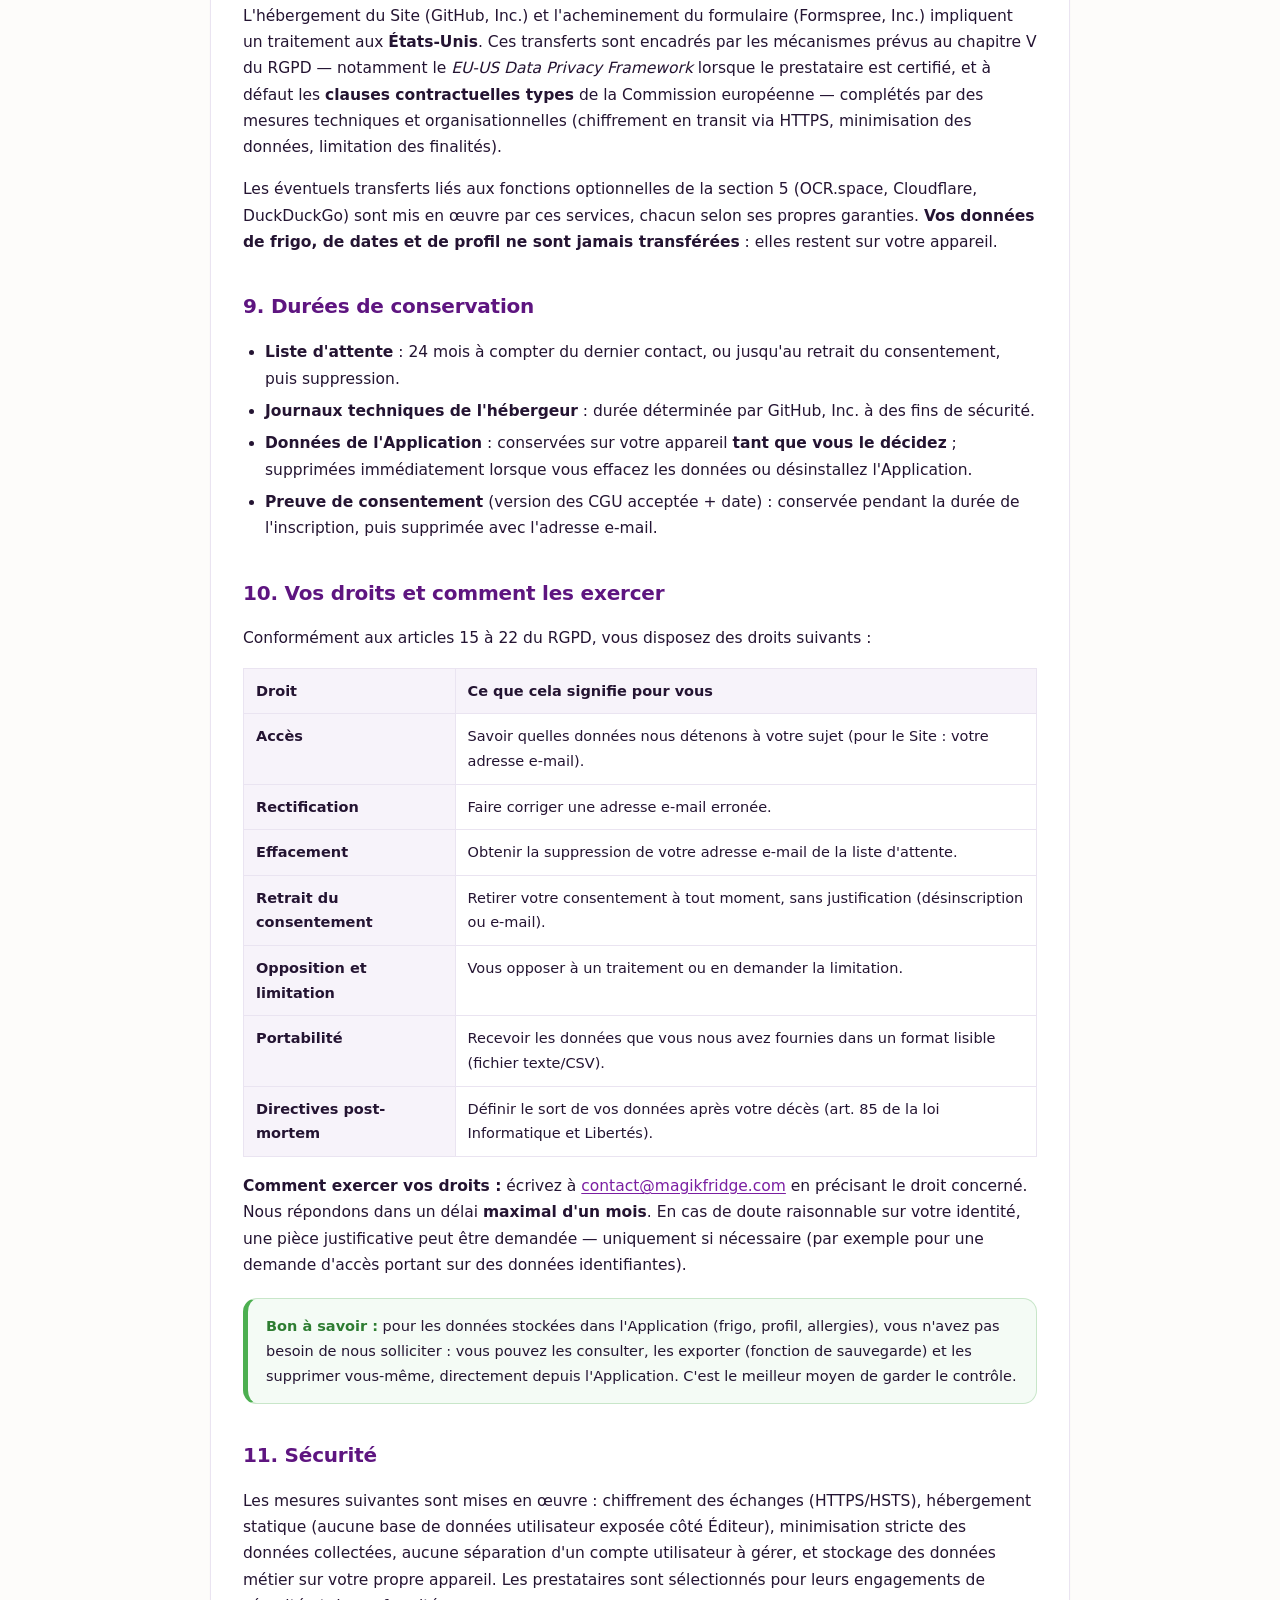
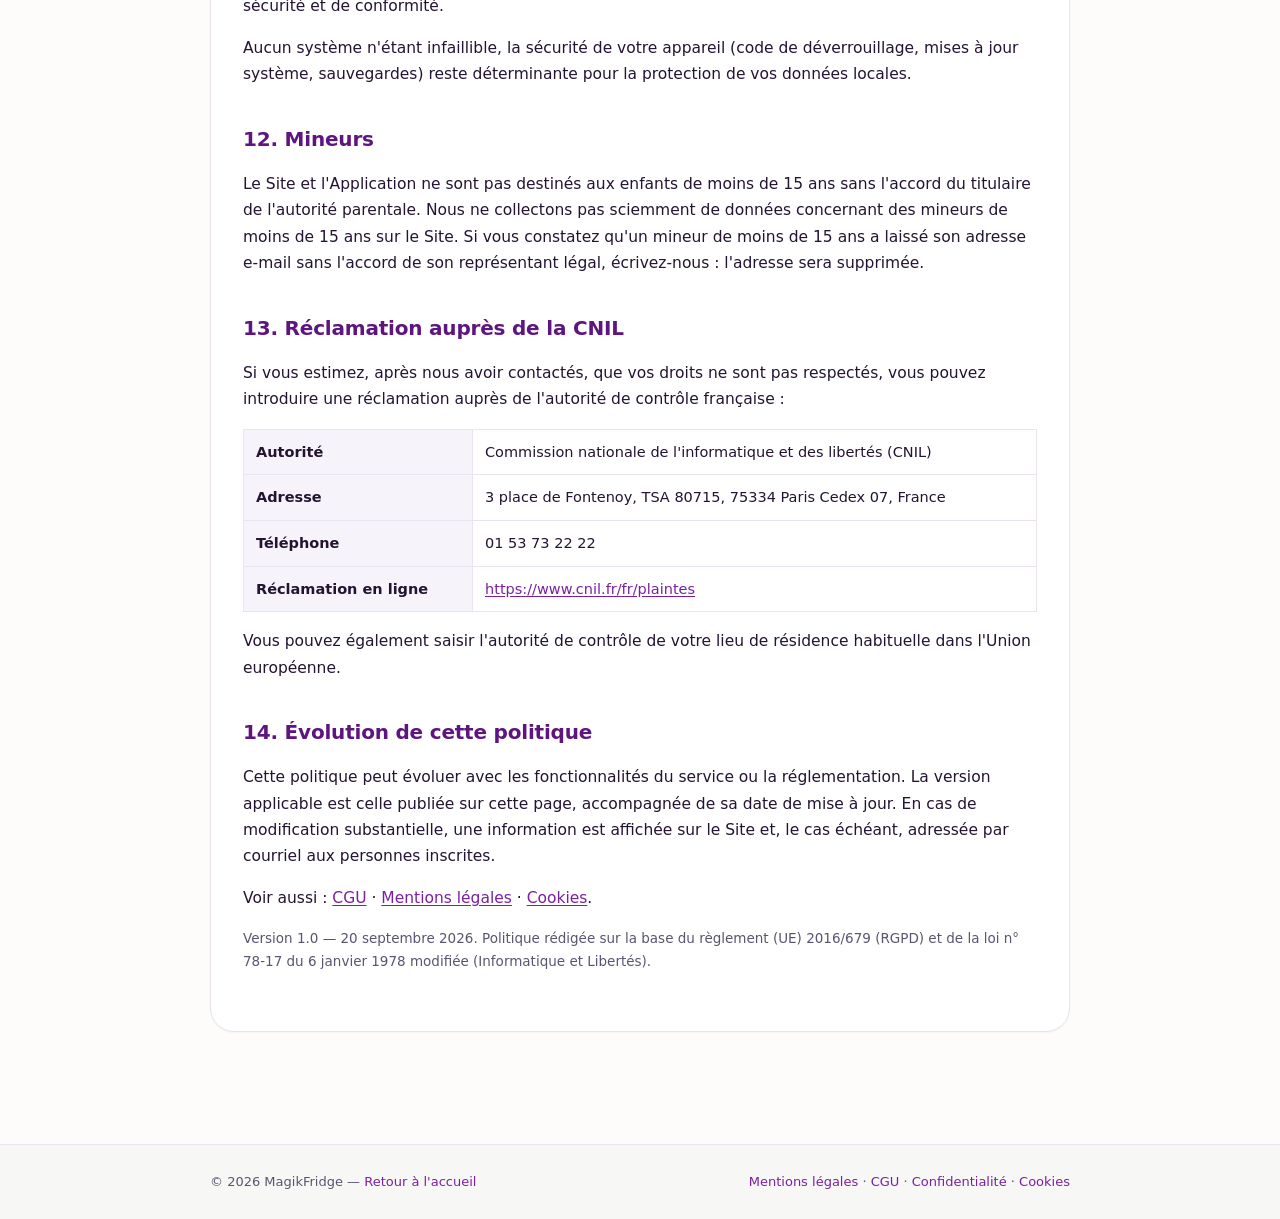
<file: confidentialite.html>
<!doctype html>
<html lang="fr">
<head>
<meta charset="utf-8" />
<meta name="viewport" content="width=device-width, initial-scale=1" />
<title>Politique de confidentialité — MagikFridge</title>
<meta name="description" content="Données personnelles traitées par MagikFridge : ce qui reste sur votre téléphone, ce que le site collecte, destinataires, transferts, durées et droits RGPD." />
<meta name="robots" content="index, follow" />
<meta name="author" content="MagikFridge" />
<link rel="icon" href="./favicon.png" type="image/png" />
<link rel="canonical" href="https://magikfridge.com/confidentialite.html" />
<meta name="theme-color" content="#7B1FA2" />
<meta property="og:type" content="article" />
<meta property="og:title" content="Politique de confidentialité — MagikFridge" />
<meta property="og:description" content="Données personnelles traitées par MagikFridge : ce qui reste sur votre téléphone, ce que le site collecte, destinataires, transferts, durées et droits RGPD." />
<meta property="og:url" content="https://magikfridge.com/confidentialite.html" />
<meta property="og:locale" content="fr_FR" />
<style>
:root{
  --violet:#7B1FA2; --violet-fonce:#5E1580; --vert:#4CAF50; --vert-fonce:#2E7D32;
  --orange:#F57C00; --fond:#FDFCFA; --carte:#ffffff; --bord:#EAE4F1;
  --texte:#241432; --texte-doux:#5B5470;
}
*{box-sizing:border-box}
html{scroll-behavior:smooth}
body{
  margin:0; background:var(--fond); color:var(--texte); line-height:1.7;
  font-family:ui-sans-serif,system-ui,-apple-system,"Segoe UI",Roboto,"Helvetica Neue",Arial,sans-serif;
  -webkit-font-smoothing:antialiased;
}
a{color:var(--violet); text-decoration:underline; text-underline-offset:2px}
a:hover{color:var(--violet-fonce)}
.mf-top{position:sticky; top:0; z-index:10; backdrop-filter:blur(8px);
  background:rgba(253,252,250,.92); border-bottom:1px solid var(--bord)}
.mf-top-in{max-width:900px; margin:0 auto; padding:14px 20px;
  display:flex; align-items:center; justify-content:space-between; gap:16px; flex-wrap:wrap}
.mf-brand{font-weight:800; font-size:18px; text-decoration:none; letter-spacing:-.02em}
.mf-brand span{color:var(--vert-fonce)}
.mf-nav{display:flex; gap:18px; flex-wrap:wrap; font-size:14px; font-weight:600}
.mf-nav a{text-decoration:none}
.mf-wrap{max-width:900px; margin:0 auto; padding:36px 20px 72px}
.mf-card{background:var(--carte); border:1px solid var(--bord); border-radius:24px;
  padding:32px; box-shadow:0 1px 2px rgba(36,20,50,.04)}
h1{font-size:clamp(27px,4vw,38px); line-height:1.2; margin:0 0 6px; letter-spacing:-.02em}
h2{font-size:20px; margin:34px 0 10px; color:var(--violet-fonce); letter-spacing:-.01em}
h3{font-size:16px; margin:22px 0 8px}
p,li{font-size:15.5px; color:var(--texte)}
.mf-meta{font-size:13.5px; color:var(--texte-doux); margin:0 0 26px}
.mf-eyebrow{display:inline-flex; align-items:center; gap:8px; background:#F1E7F7;
  color:var(--violet-fonce); border-radius:999px; padding:5px 13px; font-size:11.5px;
  font-weight:700; text-transform:uppercase; letter-spacing:.06em; margin-bottom:14px}
.mf-alerte{background:#FFF6E5; border:1px solid #F4C87A; border-left:5px solid var(--orange);
  border-radius:14px; padding:15px 18px; margin:0 0 26px; font-size:14.5px}
.mf-alerte strong{color:#8A4B00}
.mf-todo{background:#FFF1A7; border:1px dashed #C9A100; border-radius:6px;
  padding:1px 4px; font-weight:700; font-size:.94em}
.mf-note{background:#F4FBF5; border:1px solid #C8E6C9; border-left:5px solid var(--vert);
  border-radius:14px; padding:15px 18px; margin:20px 0; font-size:14.5px}
.mf-note strong{color:var(--vert-fonce)}
.mf-danger{background:#FFF3F2; border:1px solid #F5C6C2; border-left:5px solid #C62828;
  border-radius:14px; padding:15px 18px; margin:20px 0; font-size:14.5px}
.mf-danger strong{color:#B71C1C}
table{width:100%; border-collapse:collapse; margin:16px 0; font-size:14.5px}
th,td{border:1px solid var(--bord); padding:10px 12px; text-align:left; vertical-align:top}
th{background:#F7F3FA; font-weight:700}
ul,ol{padding-left:22px}
li{margin:6px 0}
code{background:#F3EFF7; border-radius:6px; padding:1px 6px; font-size:13.5px}
.mf-footer{border-top:1px solid var(--bord); background:#F7F8F5; margin-top:40px}
.mf-footer-in{max-width:900px; margin:0 auto; padding:26px 20px; font-size:13px;
  color:var(--texte-doux); display:flex; flex-wrap:wrap; gap:10px 22px; justify-content:space-between}
.mf-footer a{text-decoration:none}
.mf-toc{background:#FAF7FD; border:1px solid var(--bord); border-radius:16px;
  padding:14px 20px; margin:0 0 8px}
.mf-toc ul{margin:6px 0 0}
.mf-fort{font-weight:700}
@media print{
  .mf-top,.mf-footer{display:none}
  body{background:#fff}
  .mf-card{border:none; box-shadow:none; padding:0}
  h2{page-break-after:avoid}
}
@media (max-width:640px){ .mf-card{padding:22px} .mf-wrap{padding:24px 16px 56px} }
</style>
</head>
<body>
<header class="mf-top">
  <div class="mf-top-in">
    <a class="mf-brand" href="./">Magik<span>Fridge</span></a>
    <nav class="mf-nav" aria-label="Pages légales">
      <a href="./mentions-legales.html">Mentions légales</a>
      <a href="./cgu.html">CGU</a>
      <a href="./confidentialite.html">Confidentialité</a>
      <a href="./cookies.html">Cookies</a>
    </nav>
  </div>
</header>
<main class="mf-wrap">
  <article class="mf-card">
    <span class="mf-eyebrow">Informations légales</span>
    <h1>Politique de confidentialité</h1>
    <p class="mf-meta">
      MagikFridge — version 1.0 du document · dernière mise à jour :
      20 septembre 2026
    </p>
    
    
  <nav class="mf-toc" aria-label="Sommaire">
    <strong>Sommaire</strong>
    <ul>
      <li><a href="#responsable">1. Responsable de traitement</a></li>
      <li><a href="#principe">2. Notre principe : le moins de données possible</a></li>
      <li><a href="#site">3. Données traitées par le Site (liste d'attente)</a></li>
      <li><a href="#app">4. Données traitées par l'Application (stockage local)</a></li>
      <li><a href="#tiers">5. Requêtes vers des services tiers</a></li>
      <li><a href="#sensibles">6. Données de santé et personnes vulnérables</a></li>
      <li><a href="#destinataires">7. Destinataires et sous-traitants</a></li>
      <li><a href="#transferts">8. Transferts hors Union européenne</a></li>
      <li><a href="#duree">9. Durées de conservation</a></li>
      <li><a href="#droits">10. Vos droits et comment les exercer</a></li>
      <li><a href="#securite">11. Sécurité</a></li>
      <li><a href="#mineurs">12. Mineurs</a></li>
      <li><a href="#cnil">13. Réclamation auprès de la CNIL</a></li>
      <li><a href="#evolution">14. Évolution de cette politique</a></li>
    </ul>
  </nav>

  <h2 id="responsable">1. Responsable de traitement</h2>
  <p>
    Le responsable du traitement des données décrites ci-dessous est l'éditeur du Site et de
    l'Application :
  </p>
  
  <div class="mf-note">
    <strong>Responsable de traitement : personne physique à titre non professionnel.</strong>
    L'identité et les coordonnées complètes du responsable de traitement ont été communiquées à
    l'hébergeur, conformément à l'article 6-III de la LCEN (voir
    <a href="./mentions-legales.html">Mentions légales</a>). Toute demande relative à vos données
    peut être adressée à l'adresse de contact ci-dessous : elle est traitée dans les délais prévus
    par le RGPD.
  </div>
  <table>
    <tbody>
      <tr><th>Responsable de traitement</th><td>Personne physique — éditeur à titre non professionnel</td></tr>
      <tr><th>Qualité</th><td>Activité en cours de création — aucune immatriculation à ce jour</td></tr>
      <tr><th>Contact pour la protection des données</th><td><a href="mailto:contact@magikfridge.com">contact@magikfridge.com</a></td></tr>
    </tbody>
  </table>

  <p>
    Un délégué à la protection des données (DPO) n'a pas été désigné : l'activité et les traitements
    réalisés ne l'imposent pas au regard de l'article 37 du RGPD. Le contact ci-dessus exerce les
    missions d'information et de réponse aux demandes d'exercice des droits.
  </p>

  <h2 id="principe">2. Notre principe : le moins de données possible</h2>
  <p>
    MagikFridge a été conçu selon deux principes de protection des données :
  </p>
  <ul>
    <li>
      <strong>Minimisation</strong> : nous ne demandons que ce qui est strictement nécessaire. Le Site
      ne collecte qu'une adresse e-mail, et uniquement si vous choisissez de la laisser.
    </li>
    <li>
      <strong>Stockage local (« <em>local-first</em> »)</strong> : les données de votre frigo, de vos
      dates, de votre profil et de vos préférences sont enregistrées
      <strong>dans la mémoire de votre téléphone</strong>. L'Éditeur ne dispose d'aucun serveur
      contenant ces données et n'y a pas accès.
    </li>
  </ul>
  <div class="mf-note">
    <strong>En clair :</strong> nous ne vendons, ne louons et ne transmettons aucune donnée à des fins
    publicitaires. Il n'y a ni profil publicitaire, ni revente de fichiers e-mail. Et parce que vos
    données de frigo restent sur votre appareil, vous pouvez les supprimer à tout moment (voir
    « Durées de conservation » et « Vos droits »).
  </div>

  <h2 id="site">3. Données traitées par le Site (liste d'attente)</h2>
  <table>
    <thead><tr><th>Ce que nous traitons</th><th>Pourquoi</th><th>Base légale</th><th>Durée</th></tr></thead>
    <tbody>
      <tr>
        <td>Adresse e-mail que vous saisissez<br />+ version des CGU acceptée et date du consentement</td>
        <td>Vous informer de la sortie de l'application et du lancement (et prouver votre consentement)</td>
        <td>Votre <strong>consentement</strong> (art. 6-1-a RGPD), recueilli par la case à cocher du formulaire</td>
        <td>24 mois à compter du dernier contact, ou jusqu'au retrait du consentement</td>
      </tr>
      <tr>
        <td>Adresse IP et journaux techniques de connexion</td>
        <td>Sécurité de l'hébergement et bon fonctionnement du Site</td>
        <td>Intérêt légitime à sécuriser le service (art. 6-1-f)</td>
        <td>Durée fixée par l'hébergeur (GitHub, Inc.)</td>
      </tr>
    </tbody>
  </table>
  <p>
    <strong>Aucun autre traitement n'est réalisé</strong> : pas de compte utilisateur, pas d'analytique
    (aucun Google Analytics, Matomo, Plausible ou pixel publicitaire), pas de bouton de réseau social
    qui vous suivrait, pas de cookie (voir la page <a href="./cookies.html">Cookies</a>).
  </p>
  <p>
    Vous pouvez retirer votre consentement à tout moment : en cliquant sur le lien de désinscription
    présent dans nos courriels, ou en écrivant à
    <a href="mailto:contact@magikfridge.com">contact@magikfridge.com</a>. Votre adresse est alors supprimée de la liste
    d'attente (dans un délai maximal d'un mois).
  </p>

  <h2 id="app">4. Données traitées par l'Application (stockage local)</h2>
  <p>
    L'Application fonctionne <strong>sans compte et sans serveur de collecte</strong>. Les données
    suivantes sont enregistrées <strong>uniquement dans la mémoire de votre appareil</strong>
    (stockage local de l'application) et ne sont transmises ni à l'Éditeur ni à un service tiers,
    sauf pour les fonctions que vous déclenchez explicitement (voir section 5) :
  </p>
  <ul>
    <li>le contenu de votre frigo : produits, quantités, dates de péremption, emplacements ;</li>
    <li>vos favoris, votre liste de courses, votre historique de consommation et vos recettes ;</li>
    <li>
      votre profil et vos préférences : objectifs, régime, allergies/intolérances, situation
      personnelle que vous choisissez de renseigner ;
    </li>
    <li>vos réglages (langue, notifications, thème) et vos fichiers de sauvegarde que vous exportez.</li>
  </ul>
  <p>
    L'Éditeur n'a <strong>pas accès</strong> à ces données : il ne peut ni les consulter, ni les
    corriger, ni les restaurer. Elles sont supprimées lorsque vous effacez les données de
    l'Application ou la désinstallez — d'où l'importance de la fonction d'export (sauvegarde
    décrite dans les <a href="./cgu.html#sauvegarde">CGU</a>).
  </p>
  <p>
    Les notifications éventuelles sont générées par votre téléphone, et non par un serveur de
    l'Éditeur.
  </p>

  <h2 id="tiers">5. Requêtes vers des services tiers</h2>
  <p>
    Certaines fonctions envoient une requête depuis votre appareil vers un service tiers. Cela ne se
    produit que lorsque vous utilisez la fonction concernée :
  </p>
  <table>
    <thead><tr><th>Fonction</th><th>Service (et pays)</th><th>Ce qui est transmis</th></tr></thead>
    <tbody>
      <tr><th>Fiche produit par code-barres</th><td>Open Food Facts (France / UE) · DataKick</td><td>le code-barres scanné</td></tr>
      <tr><th>Alertes de rappel produits</th><td>RappelConso — data.economie.gouv.fr (France)</td><td>aucune donnée personnelle</td></tr>
      <tr><th>Lecture d'étiquette (OCR)</th><td>OCR.space (États-Unis)</td><td><strong>la photo de l'étiquette</strong> que vous envoyez</td></tr>
      <tr><th>Traduction de noms de produits</th><td>MyMemory — Translated (UE)</td><td>le texte à traduire (nom de produit)</td></tr>
      <tr><th>Commerces à proximité</th><td>OpenStreetMap : Nominatim, Overpass (UE)</td><td>une zone géographique approximative</td></tr>
      <tr><th>Assistant « Mina » (en ligne)</th><td>Cloudflare Workers (États-Unis)</td><td>la question posée et le contexte nécessaire</td></tr>
      <tr><th>Recherche de recettes (en ligne)</th><td>DuckDuckGo (États-Unis)</td><td>les termes de recherche</td></tr>
    </tbody>
  </table>
  <div class="mf-danger">
    <strong>Précaution recommandée :</strong> la fonction OCR envoie la photo au service tiers. Ne
    photographiez que des <strong>étiquettes de produits alimentaires</strong> — jamais un document
    personnel (courrier, ordonnance, pièce d'identité, ordonnance médicale).
  </div>
  <p>
    Ces services appliquent leurs propres politiques de confidentialité, sur lesquelles l'Éditeur n'a
    aucun contrôle. Si vous ne souhaitez pas utiliser une fonction en ligne, vous pouvez saisir les
    informations manuellement dans l'Application.
  </p>

  <h2 id="sensibles">6. Données de santé et personnes vulnérables</h2>
  <p>
    Certaines informations que vous pouvez renseigner (allergies, intolérances, grossesse, objectifs
    de santé, régime médical) constituent des <strong>données concernant la santé</strong>, protégées
    par l'article 9 du RGPD. C'est pourquoi :
  </p>
  <ul>
    <li>
      ces informations <strong>restent sur votre appareil</strong> : elles ne sont
      <strong>jamais transmises</strong> à l'Éditeur, ne sont pas envoyées sur un serveur et ne
      servent qu'à adapter localement les conseils et les recettes ;
    </li>
    <li>
      vous n'êtes jamais obligé de les renseigner : toutes les fonctions de base de l'Application
      restent utilisables sans elles ;
    </li>
    <li>
      vous décidez, fonction par fonction, d'utiliser ou non les services en ligne de la section 5
      (aucune donnée de santé n'y est envoyée).
    </li>
  </ul>
  <div class="mf-note">
    <strong>Rappel important :</strong> MagikFridge n'est pas un dispositif médical et ne fournit
    aucun conseil médical. En cas de question de santé, consultez un professionnel — voir
    <a href="./cgu.html#sante">CGU, section 7</a>.
  </div>

  <h2 id="destinataires">7. Destinataires et sous-traitants</h2>
  <p>
    Vos données ne sont <strong>jamais vendues ni louées</strong>. Les seuls destinataires sont les
    prestataires techniques nécessaires au service :
  </p>
  <table>
    <thead><tr><th>Prestataire</th><th>Rôle</th><th>Données concernées</th></tr></thead>
    <tbody>
      <tr>
        <th>GitHub, Inc. (GitHub Pages)</th>
        <td>Hébergement du Site</td>
        <td>Adresse IP, journaux de connexion</td>
      </tr>
      <tr>
        <th>Formspree, Inc.</th>
        <td>Réception du formulaire de liste d'attente et envoi des courriels</td>
        <td>Adresse e-mail, version des CGU acceptée, horodatage</td>
      </tr>
    </tbody>
  </table>
  <p>
    Ces prestataires agissent comme <strong>sous-traitants</strong> au sens de l'article 28 du RGPD et
    n'utilisent pas vos données pour leur propre compte. Aucune donnée n'est communiquée à des fins
    commerciales, ni aux autorités, sauf obligation légale.
  </p>

  <h2 id="transferts">8. Transferts hors Union européenne</h2>
  <p>
    L'hébergement du Site (GitHub, Inc.) et l'acheminement du formulaire (Formspree, Inc.) impliquent
    un traitement aux <strong>États-Unis</strong>. Ces transferts sont encadrés par les mécanismes
    prévus au chapitre V du RGPD — notamment le <em>EU-US Data Privacy Framework</em> lorsque le
    prestataire est certifié, et à défaut les <strong>clauses contractuelles types</strong> de la
    Commission européenne — complétés par des mesures techniques et organisationnelles
    (chiffrement en transit via HTTPS, minimisation des données, limitation des finalités).
  </p>
  <p>
    Les éventuels transferts liés aux fonctions optionnelles de la section 5 (OCR.space, Cloudflare,
    DuckDuckGo) sont mis en œuvre par ces services, chacun selon ses propres garanties.
    <strong>Vos données de frigo, de dates et de profil ne sont jamais transférées</strong> : elles
    restent sur votre appareil.
  </p>

  <h2 id="duree">9. Durées de conservation</h2>
  <ul>
    <li>
      <strong>Liste d'attente</strong> : 24 mois à compter du dernier contact, ou jusqu'au retrait du consentement, puis suppression.
    </li>
    <li>
      <strong>Journaux techniques de l'hébergeur</strong> : durée déterminée par GitHub, Inc. à des
      fins de sécurité.
    </li>
    <li>
      <strong>Données de l'Application</strong> : conservées sur votre appareil <strong>tant que vous
      le décidez</strong> ; supprimées immédiatement lorsque vous effacez les données ou désinstallez
      l'Application.
    </li>
    <li>
      <strong>Preuve de consentement</strong> (version des CGU acceptée + date) : conservée pendant la
      durée de l'inscription, puis supprimée avec l'adresse e-mail.
    </li>
  </ul>

  <h2 id="droits">10. Vos droits et comment les exercer</h2>
  <p>Conformément aux articles 15 à 22 du RGPD, vous disposez des droits suivants :</p>
  <table>
    <thead><tr><th>Droit</th><th>Ce que cela signifie pour vous</th></tr></thead>
    <tbody>
      <tr><th>Accès</th><td>Savoir quelles données nous détenons à votre sujet (pour le Site : votre adresse e-mail).</td></tr>
      <tr><th>Rectification</th><td>Faire corriger une adresse e-mail erronée.</td></tr>
      <tr><th>Effacement</th><td>Obtenir la suppression de votre adresse e-mail de la liste d'attente.</td></tr>
      <tr><th>Retrait du consentement</th><td>Retirer votre consentement à tout moment, sans justification (désinscription ou e-mail).</td></tr>
      <tr><th>Opposition et limitation</th><td>Vous opposer à un traitement ou en demander la limitation.</td></tr>
      <tr><th>Portabilité</th><td>Recevoir les données que vous nous avez fournies dans un format lisible (fichier texte/CSV).</td></tr>
      <tr><th>Directives post-mortem</th><td>Définir le sort de vos données après votre décès (art. 85 de la loi Informatique et Libertés).</td></tr>
    </tbody>
  </table>
  <p>
    <strong>Comment exercer vos droits :</strong> écrivez à
    <a href="mailto:contact@magikfridge.com">contact@magikfridge.com</a> en précisant le droit concerné. Nous répondons
    dans un délai <strong>maximal d'un mois</strong>. En cas de doute raisonnable sur votre identité,
    une pièce justificative peut être demandée — uniquement si nécessaire (par exemple pour une demande
    d'accès portant sur des données identifiantes).
  </p>
  <div class="mf-note">
    <strong>Bon à savoir :</strong> pour les données stockées dans l'Application (frigo, profil,
    allergies), vous n'avez pas besoin de nous solliciter : vous pouvez les consulter, les exporter
    (fonction de sauvegarde) et les supprimer vous-même, directement depuis l'Application. C'est le
    meilleur moyen de garder le contrôle.
  </div>

  <h2 id="securite">11. Sécurité</h2>
  <p>
    Les mesures suivantes sont mises en œuvre : chiffrement des échanges (HTTPS/HSTS), hébergement
    statique (aucune base de données utilisateur exposée côté Éditeur), minimisation stricte des
    données collectées, aucune séparation d'un compte utilisateur à gérer, et stockage des données
    métier sur votre propre appareil. Les prestataires sont sélectionnés pour leurs engagements de
    sécurité et de conformité.
  </p>
  <p>
    Aucun système n'étant infaillible, la sécurité de votre appareil (code de déverrouillage, mises à
    jour système, sauvegardes) reste déterminante pour la protection de vos données locales.
  </p>

  <h2 id="mineurs">12. Mineurs</h2>
  <p>
    Le Site et l'Application ne sont pas destinés aux enfants de moins de 15 ans sans l'accord du
    titulaire de l'autorité parentale. Nous ne collectons pas sciemment de données concernant des
    mineurs de moins de 15 ans sur le Site. Si vous constatez qu'un mineur de moins de 15 ans a laissé
    son adresse e-mail sans l'accord de son représentant légal, écrivez-nous : l'adresse sera
    supprimée.
  </p>

  <h2 id="cnil">13. Réclamation auprès de la CNIL</h2>
  <p>
    Si vous estimez, après nous avoir contactés, que vos droits ne sont pas respectés, vous pouvez
    introduire une réclamation auprès de l'autorité de contrôle française :
  </p>
  <table>
    <tbody>
      <tr><th>Autorité</th><td>Commission nationale de l'informatique et des libertés (CNIL)</td></tr>
      <tr><th>Adresse</th><td>3 place de Fontenoy, TSA 80715, 75334 Paris Cedex 07, France</td></tr>
      <tr><th>Téléphone</th><td>01 53 73 22 22</td></tr>
      <tr><th>Réclamation en ligne</th><td><a href="https://www.cnil.fr/fr/plaintes" rel="noopener" target="_blank">https://www.cnil.fr/fr/plaintes</a></td></tr>
    </tbody>
  </table>
  <p>Vous pouvez également saisir l'autorité de contrôle de votre lieu de résidence habituelle dans l'Union européenne.</p>

  <h2 id="evolution">14. Évolution de cette politique</h2>
  <p>
    Cette politique peut évoluer avec les fonctionnalités du service ou la réglementation. La version
    applicable est celle publiée sur cette page, accompagnée de sa date de mise à jour. En cas de
    modification substantielle, une information est affichée sur le Site et, le cas échéant, adressée
    par courriel aux personnes inscrites.
  </p>
  <p>
    Voir aussi : <a href="./cgu.html">CGU</a> · <a href="./mentions-legales.html">Mentions légales</a>
    · <a href="./cookies.html">Cookies</a>.
  </p>
  <p class="mf-meta">
    Version 1.0 — 20 septembre 2026. Politique rédigée sur la
    base du règlement (UE) 2016/679 (RGPD) et de la loi n° 78-17 du 6 janvier 1978 modifiée
    (Informatique et Libertés).
  </p>

  </article>
</main>
<footer class="mf-footer">
  <div class="mf-footer-in">
    <span>© 2026 MagikFridge — <a href="./">Retour à l'accueil</a></span>
    <span><a href="./mentions-legales.html">Mentions légales</a> · <a href="./cgu.html">CGU</a> · <a href="./confidentialite.html">Confidentialité</a> · <a href="./cookies.html">Cookies</a></span>
  </div>
</footer>
</body>
</html>
</file>
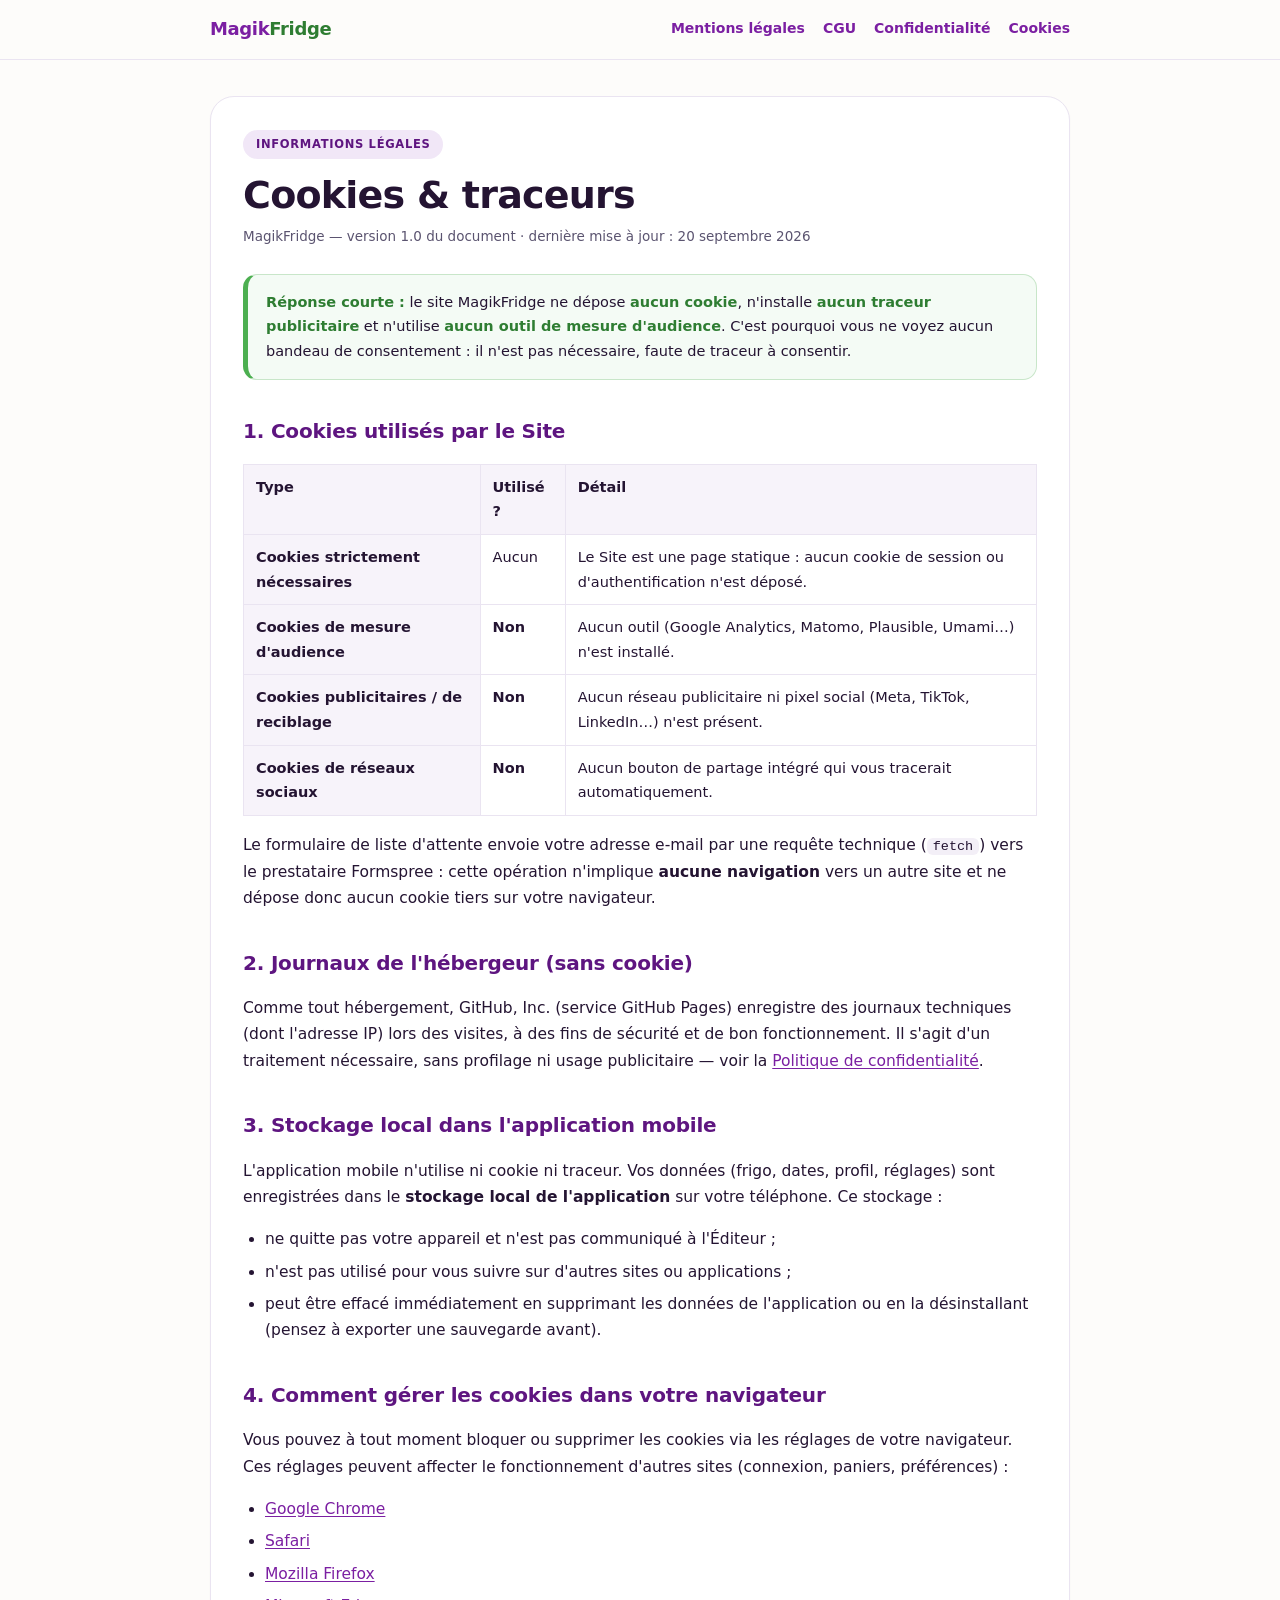
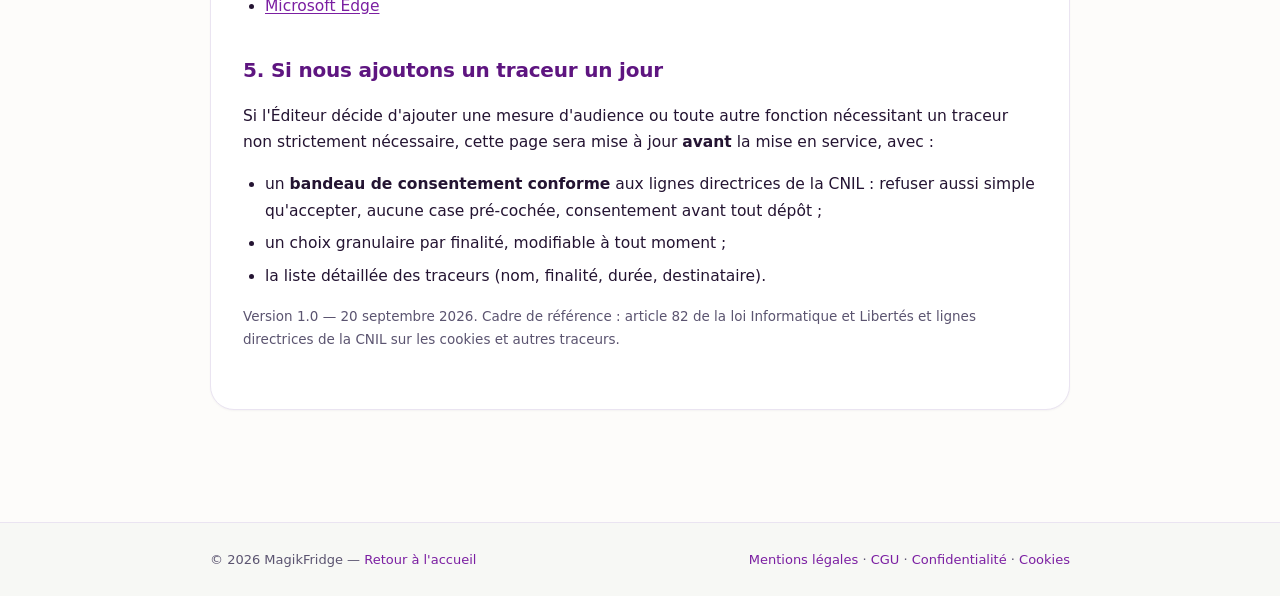
<file: cookies.html>
<!doctype html>
<html lang="fr">
<head>
<meta charset="utf-8" />
<meta name="viewport" content="width=device-width, initial-scale=1" />
<title>Cookies &amp; traceurs — MagikFridge</title>
<meta name="description" content="MagikFridge n'utilise aucun cookie ni traceur publicitaire : détail des traceurs, journaux d'hébergement, stockage local de l'application et gestion dans le navigateur." />
<meta name="robots" content="index, follow" />
<meta name="author" content="MagikFridge" />
<link rel="icon" href="./favicon.png" type="image/png" />
<link rel="canonical" href="https://magikfridge.com/cookies.html" />
<meta name="theme-color" content="#7B1FA2" />
<meta property="og:type" content="article" />
<meta property="og:title" content="Cookies &amp; traceurs — MagikFridge" />
<meta property="og:description" content="MagikFridge n'utilise aucun cookie ni traceur publicitaire : détail des traceurs, journaux d'hébergement, stockage local de l'application et gestion dans le navigateur." />
<meta property="og:url" content="https://magikfridge.com/cookies.html" />
<meta property="og:locale" content="fr_FR" />
<style>
:root{
  --violet:#7B1FA2; --violet-fonce:#5E1580; --vert:#4CAF50; --vert-fonce:#2E7D32;
  --orange:#F57C00; --fond:#FDFCFA; --carte:#ffffff; --bord:#EAE4F1;
  --texte:#241432; --texte-doux:#5B5470;
}
*{box-sizing:border-box}
html{scroll-behavior:smooth}
body{
  margin:0; background:var(--fond); color:var(--texte); line-height:1.7;
  font-family:ui-sans-serif,system-ui,-apple-system,"Segoe UI",Roboto,"Helvetica Neue",Arial,sans-serif;
  -webkit-font-smoothing:antialiased;
}
a{color:var(--violet); text-decoration:underline; text-underline-offset:2px}
a:hover{color:var(--violet-fonce)}
.mf-top{position:sticky; top:0; z-index:10; backdrop-filter:blur(8px);
  background:rgba(253,252,250,.92); border-bottom:1px solid var(--bord)}
.mf-top-in{max-width:900px; margin:0 auto; padding:14px 20px;
  display:flex; align-items:center; justify-content:space-between; gap:16px; flex-wrap:wrap}
.mf-brand{font-weight:800; font-size:18px; text-decoration:none; letter-spacing:-.02em}
.mf-brand span{color:var(--vert-fonce)}
.mf-nav{display:flex; gap:18px; flex-wrap:wrap; font-size:14px; font-weight:600}
.mf-nav a{text-decoration:none}
.mf-wrap{max-width:900px; margin:0 auto; padding:36px 20px 72px}
.mf-card{background:var(--carte); border:1px solid var(--bord); border-radius:24px;
  padding:32px; box-shadow:0 1px 2px rgba(36,20,50,.04)}
h1{font-size:clamp(27px,4vw,38px); line-height:1.2; margin:0 0 6px; letter-spacing:-.02em}
h2{font-size:20px; margin:34px 0 10px; color:var(--violet-fonce); letter-spacing:-.01em}
h3{font-size:16px; margin:22px 0 8px}
p,li{font-size:15.5px; color:var(--texte)}
.mf-meta{font-size:13.5px; color:var(--texte-doux); margin:0 0 26px}
.mf-eyebrow{display:inline-flex; align-items:center; gap:8px; background:#F1E7F7;
  color:var(--violet-fonce); border-radius:999px; padding:5px 13px; font-size:11.5px;
  font-weight:700; text-transform:uppercase; letter-spacing:.06em; margin-bottom:14px}
.mf-alerte{background:#FFF6E5; border:1px solid #F4C87A; border-left:5px solid var(--orange);
  border-radius:14px; padding:15px 18px; margin:0 0 26px; font-size:14.5px}
.mf-alerte strong{color:#8A4B00}
.mf-todo{background:#FFF1A7; border:1px dashed #C9A100; border-radius:6px;
  padding:1px 4px; font-weight:700; font-size:.94em}
.mf-note{background:#F4FBF5; border:1px solid #C8E6C9; border-left:5px solid var(--vert);
  border-radius:14px; padding:15px 18px; margin:20px 0; font-size:14.5px}
.mf-note strong{color:var(--vert-fonce)}
.mf-danger{background:#FFF3F2; border:1px solid #F5C6C2; border-left:5px solid #C62828;
  border-radius:14px; padding:15px 18px; margin:20px 0; font-size:14.5px}
.mf-danger strong{color:#B71C1C}
table{width:100%; border-collapse:collapse; margin:16px 0; font-size:14.5px}
th,td{border:1px solid var(--bord); padding:10px 12px; text-align:left; vertical-align:top}
th{background:#F7F3FA; font-weight:700}
ul,ol{padding-left:22px}
li{margin:6px 0}
code{background:#F3EFF7; border-radius:6px; padding:1px 6px; font-size:13.5px}
.mf-footer{border-top:1px solid var(--bord); background:#F7F8F5; margin-top:40px}
.mf-footer-in{max-width:900px; margin:0 auto; padding:26px 20px; font-size:13px;
  color:var(--texte-doux); display:flex; flex-wrap:wrap; gap:10px 22px; justify-content:space-between}
.mf-footer a{text-decoration:none}
.mf-toc{background:#FAF7FD; border:1px solid var(--bord); border-radius:16px;
  padding:14px 20px; margin:0 0 8px}
.mf-toc ul{margin:6px 0 0}
.mf-fort{font-weight:700}
@media print{
  .mf-top,.mf-footer{display:none}
  body{background:#fff}
  .mf-card{border:none; box-shadow:none; padding:0}
  h2{page-break-after:avoid}
}
@media (max-width:640px){ .mf-card{padding:22px} .mf-wrap{padding:24px 16px 56px} }
</style>
</head>
<body>
<header class="mf-top">
  <div class="mf-top-in">
    <a class="mf-brand" href="./">Magik<span>Fridge</span></a>
    <nav class="mf-nav" aria-label="Pages légales">
      <a href="./mentions-legales.html">Mentions légales</a>
      <a href="./cgu.html">CGU</a>
      <a href="./confidentialite.html">Confidentialité</a>
      <a href="./cookies.html">Cookies</a>
    </nav>
  </div>
</header>
<main class="mf-wrap">
  <article class="mf-card">
    <span class="mf-eyebrow">Informations légales</span>
    <h1>Cookies &amp; traceurs</h1>
    <p class="mf-meta">
      MagikFridge — version 1.0 du document · dernière mise à jour :
      20 septembre 2026
    </p>
    
    
  <div class="mf-note">
    <strong>Réponse courte :</strong> le site MagikFridge ne dépose <strong>aucun cookie</strong>,
    n'installe <strong>aucun traceur publicitaire</strong> et n'utilise <strong>aucun outil de mesure
    d'audience</strong>. C'est pourquoi vous ne voyez aucun bandeau de consentement : il n'est pas
    nécessaire, faute de traceur à consentir.
  </div>

  <h2 id="cookies-site">1. Cookies utilisés par le Site</h2>
  <table>
    <thead><tr><th>Type</th><th>Utilisé ?</th><th>Détail</th></tr></thead>
    <tbody>
      <tr><th>Cookies strictement nécessaires</th><td>Aucun</td><td>Le Site est une page statique : aucun cookie de session ou d'authentification n'est déposé.</td></tr>
      <tr><th>Cookies de mesure d'audience</th><td><strong>Non</strong></td><td>Aucun outil (Google Analytics, Matomo, Plausible, Umami…) n'est installé.</td></tr>
      <tr><th>Cookies publicitaires / de reciblage</th><td><strong>Non</strong></td><td>Aucun réseau publicitaire ni pixel social (Meta, TikTok, LinkedIn…) n'est présent.</td></tr>
      <tr><th>Cookies de réseaux sociaux</th><td><strong>Non</strong></td><td>Aucun bouton de partage intégré qui vous tracerait automatiquement.</td></tr>
    </tbody>
  </table>
  <p>
    Le formulaire de liste d'attente envoie votre adresse e-mail par une requête technique
    (<code>fetch</code>) vers le prestataire Formspree : cette opération n'implique
    <strong>aucune navigation</strong> vers un autre site et ne dépose donc aucun cookie tiers sur
    votre navigateur.
  </p>

  <h2 id="journaux">2. Journaux de l'hébergeur (sans cookie)</h2>
  <p>
    Comme tout hébergement, GitHub, Inc. (service GitHub Pages) enregistre des journaux techniques (dont l'adresse IP) lors
    des visites, à des fins de sécurité et de bon fonctionnement. Il s'agit d'un traitement
    nécessaire, sans profilage ni usage publicitaire — voir la
    <a href="./confidentialite.html">Politique de confidentialité</a>.
  </p>

  <h2 id="stockage-local">3. Stockage local dans l'application mobile</h2>
  <p>
    L'application mobile n'utilise ni cookie ni traceur. Vos données (frigo, dates, profil, réglages)
    sont enregistrées dans le <strong>stockage local de l'application</strong> sur votre téléphone.
    Ce stockage :
  </p>
  <ul>
    <li>ne quitte pas votre appareil et n'est pas communiqué à l'Éditeur ;</li>
    <li>n'est pas utilisé pour vous suivre sur d'autres sites ou applications ;</li>
    <li>peut être effacé immédiatement en supprimant les données de l'application ou en la désinstallant (pensez à exporter une sauvegarde avant).</li>
  </ul>

  <h2 id="gestion">4. Comment gérer les cookies dans votre navigateur</h2>
  <p>
    Vous pouvez à tout moment bloquer ou supprimer les cookies via les réglages de votre navigateur.
    Ces réglages peuvent affecter le fonctionnement d'autres sites (connexion, paniers, préférences) :
  </p>
  <ul>
    <li><a href="https://support.google.com/chrome/answer/95647" rel="noopener" target="_blank">Google Chrome</a></li>
    <li><a href="https://support.apple.com/fr-fr/guide/safari/sfri11471/mac" rel="noopener" target="_blank">Safari</a></li>
    <li><a href="https://support.mozilla.org/fr/kb/activer-desactiver-cookies" rel="noopener" target="_blank">Mozilla Firefox</a></li>
    <li><a href="https://support.microsoft.com/fr-fr/microsoft-edge" rel="noopener" target="_blank">Microsoft Edge</a></li>
  </ul>

  <h2 id="futur">5. Si nous ajoutons un traceur un jour</h2>
  <p>
    Si l'Éditeur décide d'ajouter une mesure d'audience ou toute autre fonction nécessitant un
    traceur non strictement nécessaire, cette page sera mise à jour <strong>avant</strong> la mise en
    service, avec :
  </p>
  <ul>
    <li>un <strong>bandeau de consentement conforme</strong> aux lignes directrices de la CNIL : refuser aussi simple qu'accepter, aucune case pré-cochée, consentement avant tout dépôt ;</li>
    <li>un choix granulaire par finalité, modifiable à tout moment ;</li>
    <li>la liste détaillée des traceurs (nom, finalité, durée, destinataire).</li>
  </ul>
  <p class="mf-meta">
    Version 1.0 — 20 septembre 2026. Cadre de référence : article
    82 de la loi Informatique et Libertés et lignes directrices de la CNIL sur les cookies et autres
    traceurs.
  </p>

  </article>
</main>
<footer class="mf-footer">
  <div class="mf-footer-in">
    <span>© 2026 MagikFridge — <a href="./">Retour à l'accueil</a></span>
    <span><a href="./mentions-legales.html">Mentions légales</a> · <a href="./cgu.html">CGU</a> · <a href="./confidentialite.html">Confidentialité</a> · <a href="./cookies.html">Cookies</a></span>
  </div>
</footer>
</body>
</html>
</file>
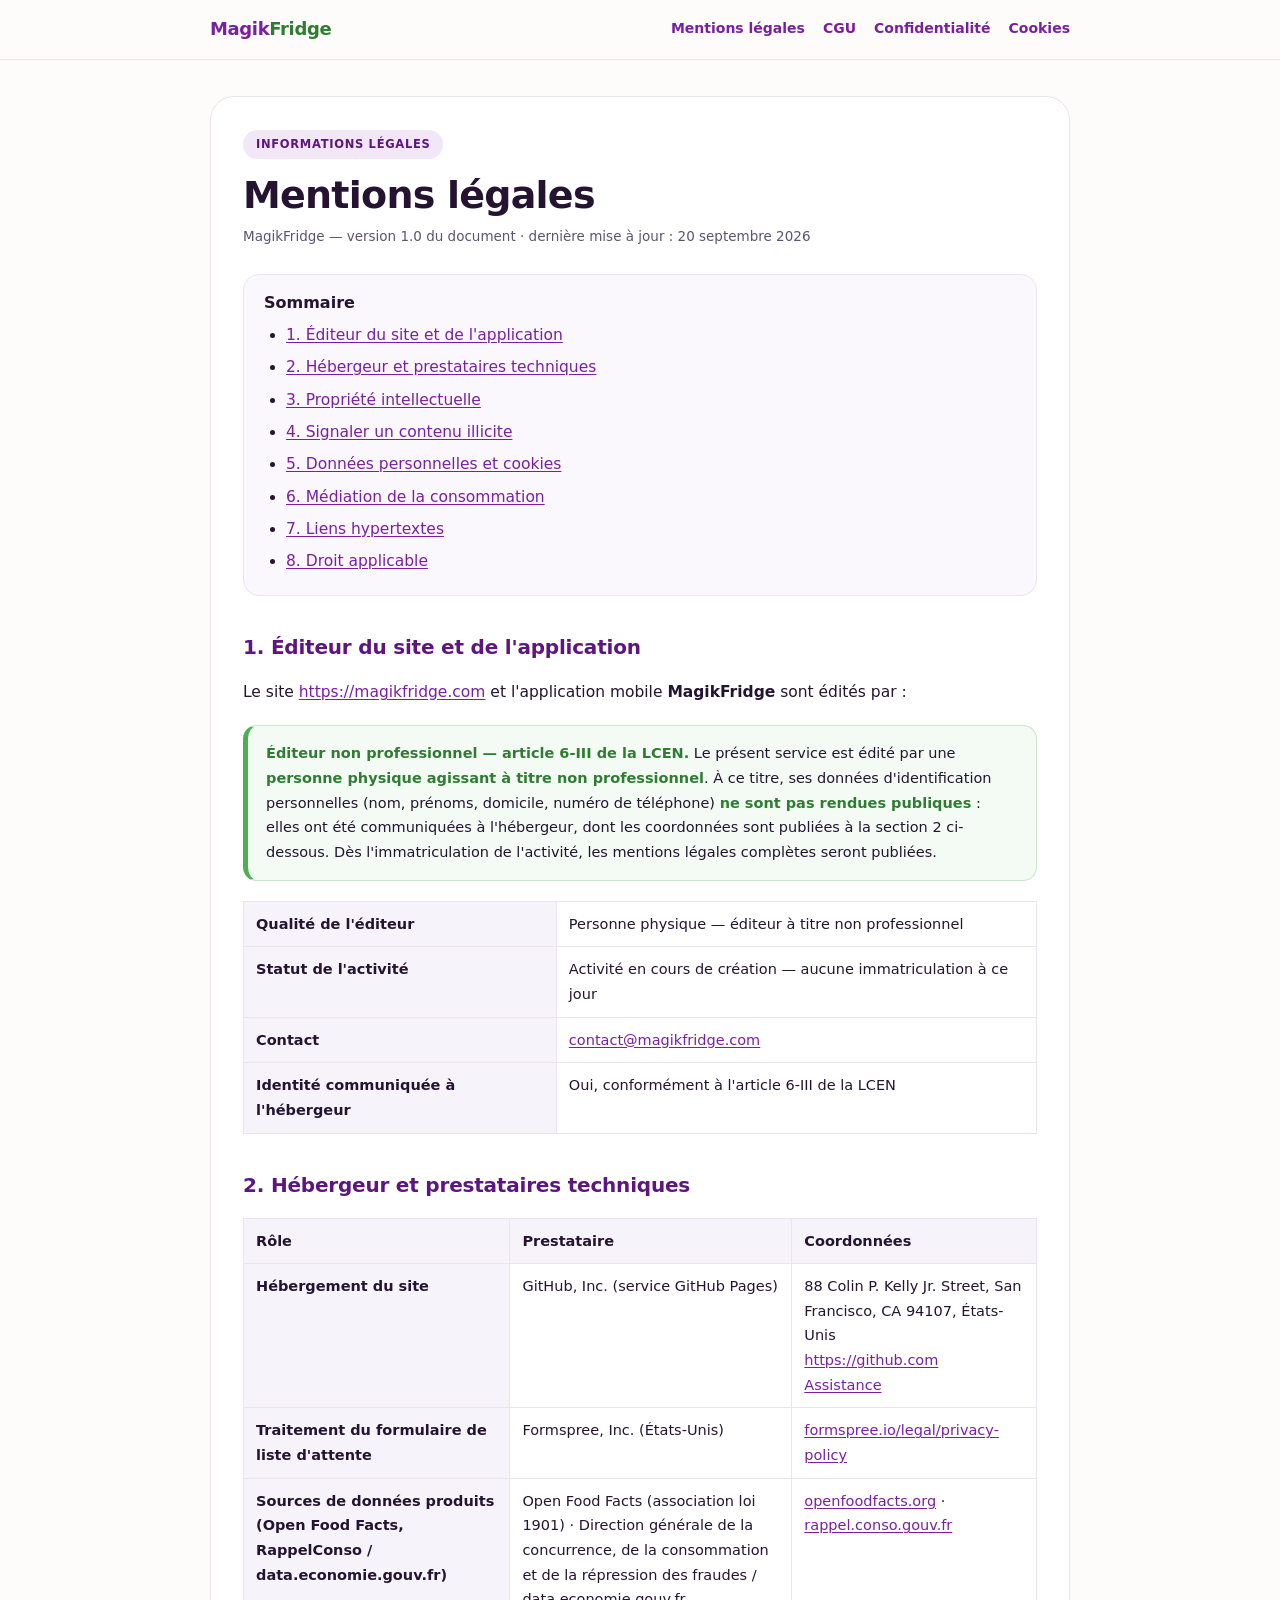
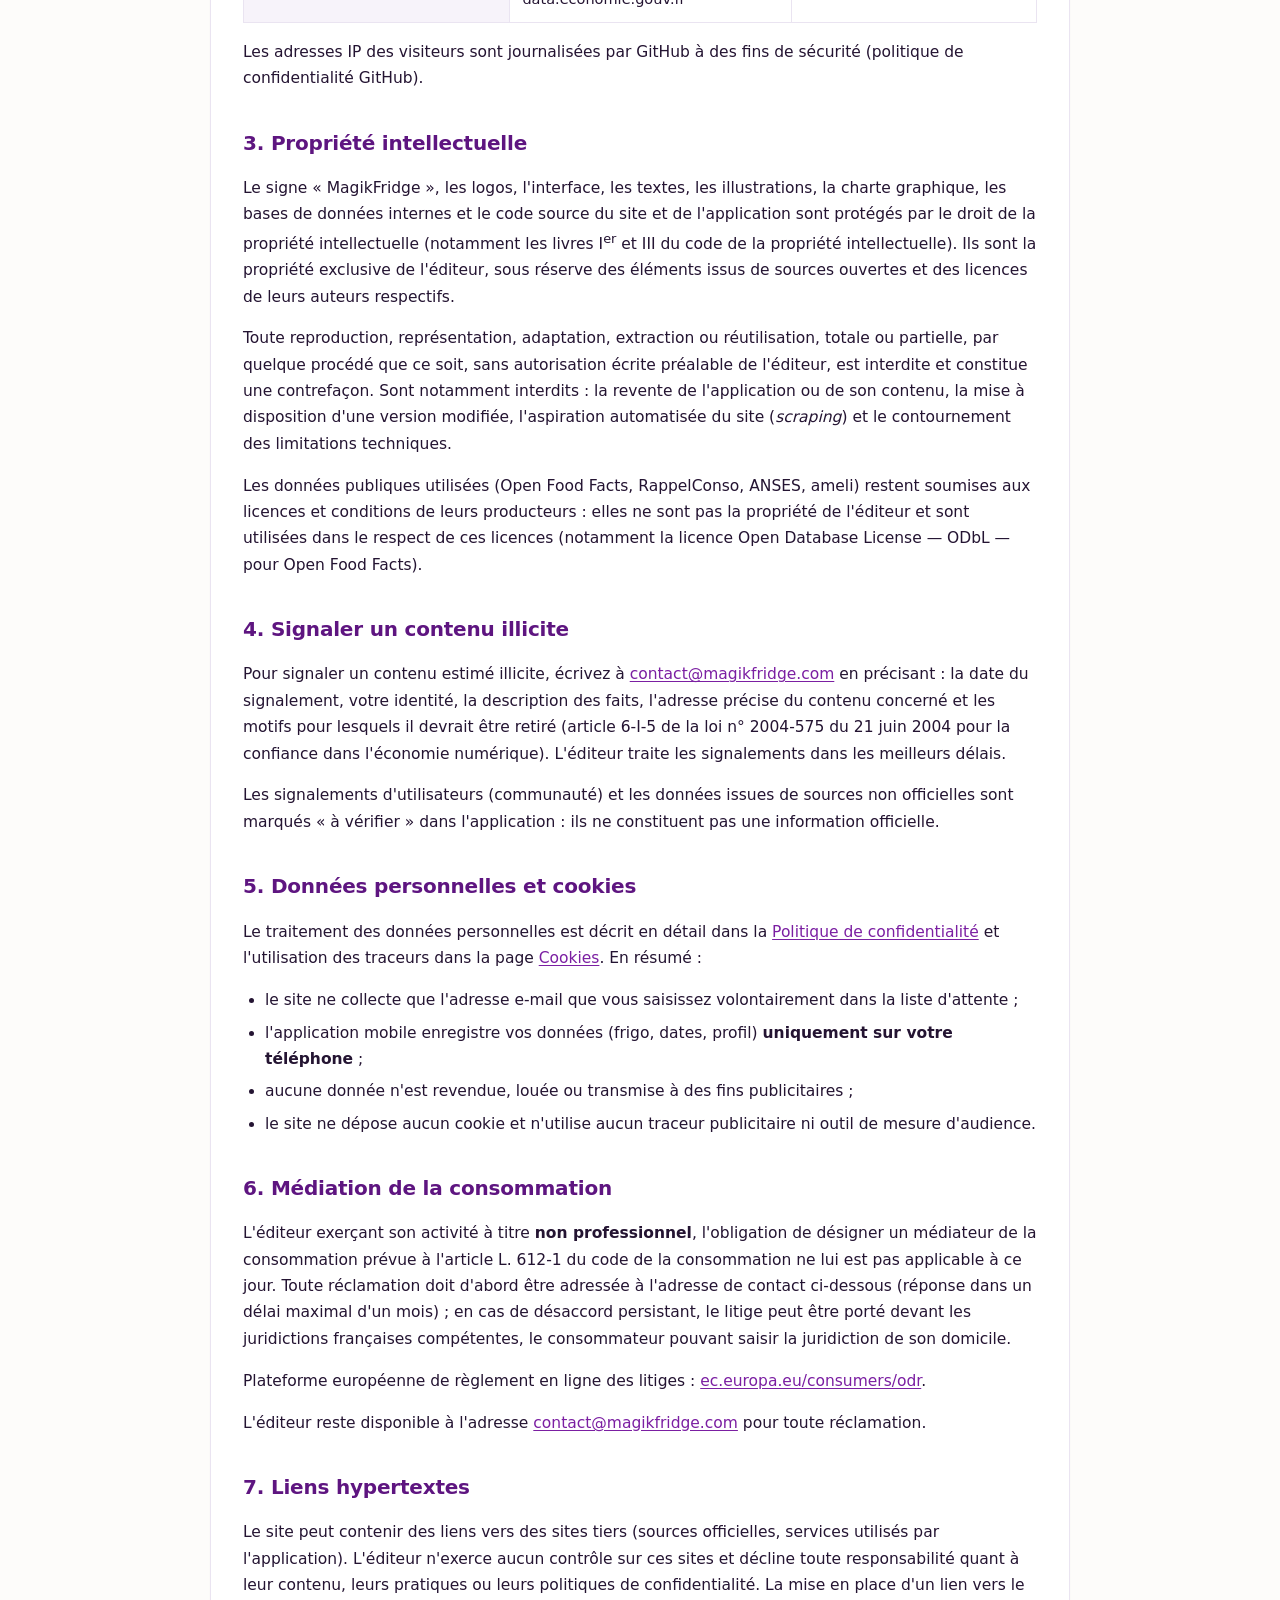
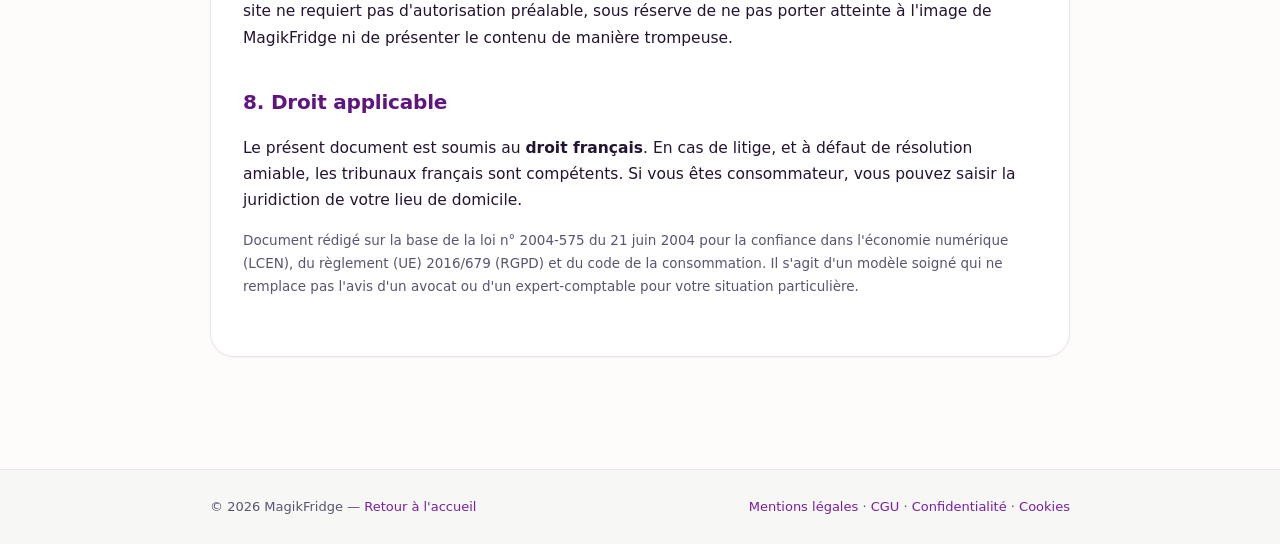
<file: mentions-legales.html>
<!doctype html>
<html lang="fr">
<head>
<meta charset="utf-8" />
<meta name="viewport" content="width=device-width, initial-scale=1" />
<title>Mentions légales — MagikFridge</title>
<meta name="description" content="Éditeur, hébergeur, propriété intellectuelle et signalement de contenu du site et de l'application MagikFridge (loi LCEN, art. 6-III)." />
<meta name="robots" content="index, follow" />
<meta name="author" content="MagikFridge" />
<link rel="icon" href="./favicon.png" type="image/png" />
<link rel="canonical" href="https://magikfridge.com/mentions-legales.html" />
<meta name="theme-color" content="#7B1FA2" />
<meta property="og:type" content="article" />
<meta property="og:title" content="Mentions légales — MagikFridge" />
<meta property="og:description" content="Éditeur, hébergeur, propriété intellectuelle et signalement de contenu du site et de l'application MagikFridge (loi LCEN, art. 6-III)." />
<meta property="og:url" content="https://magikfridge.com/mentions-legales.html" />
<meta property="og:locale" content="fr_FR" />
<style>
:root{
  --violet:#7B1FA2; --violet-fonce:#5E1580; --vert:#4CAF50; --vert-fonce:#2E7D32;
  --orange:#F57C00; --fond:#FDFCFA; --carte:#ffffff; --bord:#EAE4F1;
  --texte:#241432; --texte-doux:#5B5470;
}
*{box-sizing:border-box}
html{scroll-behavior:smooth}
body{
  margin:0; background:var(--fond); color:var(--texte); line-height:1.7;
  font-family:ui-sans-serif,system-ui,-apple-system,"Segoe UI",Roboto,"Helvetica Neue",Arial,sans-serif;
  -webkit-font-smoothing:antialiased;
}
a{color:var(--violet); text-decoration:underline; text-underline-offset:2px}
a:hover{color:var(--violet-fonce)}
.mf-top{position:sticky; top:0; z-index:10; backdrop-filter:blur(8px);
  background:rgba(253,252,250,.92); border-bottom:1px solid var(--bord)}
.mf-top-in{max-width:900px; margin:0 auto; padding:14px 20px;
  display:flex; align-items:center; justify-content:space-between; gap:16px; flex-wrap:wrap}
.mf-brand{font-weight:800; font-size:18px; text-decoration:none; letter-spacing:-.02em}
.mf-brand span{color:var(--vert-fonce)}
.mf-nav{display:flex; gap:18px; flex-wrap:wrap; font-size:14px; font-weight:600}
.mf-nav a{text-decoration:none}
.mf-wrap{max-width:900px; margin:0 auto; padding:36px 20px 72px}
.mf-card{background:var(--carte); border:1px solid var(--bord); border-radius:24px;
  padding:32px; box-shadow:0 1px 2px rgba(36,20,50,.04)}
h1{font-size:clamp(27px,4vw,38px); line-height:1.2; margin:0 0 6px; letter-spacing:-.02em}
h2{font-size:20px; margin:34px 0 10px; color:var(--violet-fonce); letter-spacing:-.01em}
h3{font-size:16px; margin:22px 0 8px}
p,li{font-size:15.5px; color:var(--texte)}
.mf-meta{font-size:13.5px; color:var(--texte-doux); margin:0 0 26px}
.mf-eyebrow{display:inline-flex; align-items:center; gap:8px; background:#F1E7F7;
  color:var(--violet-fonce); border-radius:999px; padding:5px 13px; font-size:11.5px;
  font-weight:700; text-transform:uppercase; letter-spacing:.06em; margin-bottom:14px}
.mf-alerte{background:#FFF6E5; border:1px solid #F4C87A; border-left:5px solid var(--orange);
  border-radius:14px; padding:15px 18px; margin:0 0 26px; font-size:14.5px}
.mf-alerte strong{color:#8A4B00}
.mf-todo{background:#FFF1A7; border:1px dashed #C9A100; border-radius:6px;
  padding:1px 4px; font-weight:700; font-size:.94em}
.mf-note{background:#F4FBF5; border:1px solid #C8E6C9; border-left:5px solid var(--vert);
  border-radius:14px; padding:15px 18px; margin:20px 0; font-size:14.5px}
.mf-note strong{color:var(--vert-fonce)}
.mf-danger{background:#FFF3F2; border:1px solid #F5C6C2; border-left:5px solid #C62828;
  border-radius:14px; padding:15px 18px; margin:20px 0; font-size:14.5px}
.mf-danger strong{color:#B71C1C}
table{width:100%; border-collapse:collapse; margin:16px 0; font-size:14.5px}
th,td{border:1px solid var(--bord); padding:10px 12px; text-align:left; vertical-align:top}
th{background:#F7F3FA; font-weight:700}
ul,ol{padding-left:22px}
li{margin:6px 0}
code{background:#F3EFF7; border-radius:6px; padding:1px 6px; font-size:13.5px}
.mf-footer{border-top:1px solid var(--bord); background:#F7F8F5; margin-top:40px}
.mf-footer-in{max-width:900px; margin:0 auto; padding:26px 20px; font-size:13px;
  color:var(--texte-doux); display:flex; flex-wrap:wrap; gap:10px 22px; justify-content:space-between}
.mf-footer a{text-decoration:none}
.mf-toc{background:#FAF7FD; border:1px solid var(--bord); border-radius:16px;
  padding:14px 20px; margin:0 0 8px}
.mf-toc ul{margin:6px 0 0}
.mf-fort{font-weight:700}
@media print{
  .mf-top,.mf-footer{display:none}
  body{background:#fff}
  .mf-card{border:none; box-shadow:none; padding:0}
  h2{page-break-after:avoid}
}
@media (max-width:640px){ .mf-card{padding:22px} .mf-wrap{padding:24px 16px 56px} }
</style>
</head>
<body>
<header class="mf-top">
  <div class="mf-top-in">
    <a class="mf-brand" href="./">Magik<span>Fridge</span></a>
    <nav class="mf-nav" aria-label="Pages légales">
      <a href="./mentions-legales.html">Mentions légales</a>
      <a href="./cgu.html">CGU</a>
      <a href="./confidentialite.html">Confidentialité</a>
      <a href="./cookies.html">Cookies</a>
    </nav>
  </div>
</header>
<main class="mf-wrap">
  <article class="mf-card">
    <span class="mf-eyebrow">Informations légales</span>
    <h1>Mentions légales</h1>
    <p class="mf-meta">
      MagikFridge — version 1.0 du document · dernière mise à jour :
      20 septembre 2026
    </p>
    
    
  <nav class="mf-toc" aria-label="Sommaire">
    <strong>Sommaire</strong>
    <ul>
      <li><a href="#editeur">1. Éditeur du site et de l'application</a></li>
      <li><a href="#hebergeur">2. Hébergeur et prestataires techniques</a></li>
      <li><a href="#pi">3. Propriété intellectuelle</a></li>
      <li><a href="#signalement">4. Signaler un contenu illicite</a></li>
      <li><a href="#donnees">5. Données personnelles et cookies</a></li>
      <li><a href="#mediateur">6. Médiation de la consommation</a></li>
      <li><a href="#liens">7. Liens hypertextes</a></li>
      <li><a href="#droit">8. Droit applicable</a></li>
    </ul>
  </nav>

  <h2 id="editeur">1. Éditeur du site et de l'application</h2>
  <p>
    Le site <a href="https://magikfridge.com">https://magikfridge.com</a> et l'application mobile
    <strong>MagikFridge</strong> sont édités par :
  </p>
  
  <div class="mf-note">
    <strong>Éditeur non professionnel — article 6-III de la LCEN.</strong>
    Le présent service est édité par une <strong>personne physique agissant à titre non
    professionnel</strong>. À ce titre, ses données d'identification personnelles (nom, prénoms,
    domicile, numéro de téléphone) <strong>ne sont pas rendues publiques</strong> : elles ont été
    communiquées à l'hébergeur, dont les coordonnées sont publiées à la section 2 ci-dessous. Dès
    l'immatriculation de l'activité, les mentions légales complètes seront publiées.
  </div>
  <table>
    <tbody>
      <tr><th>Qualité de l'éditeur</th><td>Personne physique — éditeur à titre non professionnel</td></tr>
      <tr><th>Statut de l'activité</th><td>Activité en cours de création — aucune immatriculation à ce jour</td></tr>
      <tr><th>Contact</th><td><a href="mailto:contact@magikfridge.com">contact@magikfridge.com</a></td></tr>
      <tr><th>Identité communiquée à l'hébergeur</th><td>Oui, conformément à l'article 6-III de la LCEN</td></tr>
    </tbody>
  </table>


  <h2 id="hebergeur">2. Hébergeur et prestataires techniques</h2>
  <table>
    <thead><tr><th>Rôle</th><th>Prestataire</th><th>Coordonnées</th></tr></thead>
    <tbody>
      <tr>
        <th>Hébergement du site</th>
        <td>GitHub, Inc. (service GitHub Pages)</td>
        <td>88 Colin P. Kelly Jr. Street, San Francisco, CA 94107, États-Unis<br /><a href="https://github.com" rel="noopener" target="_blank">https://github.com</a><br /><a href="https://support.github.com" rel="noopener" target="_blank">Assistance</a></td>
      </tr>
      <tr>
        <th>Traitement du formulaire de liste d'attente</th>
        <td>Formspree, Inc. (États-Unis)</td>
        <td><a href="https://formspree.io/legal/privacy-policy" rel="noopener" target="_blank">formspree.io/legal/privacy-policy</a></td>
      </tr>
      <tr>
        <th>Sources de données produits (Open Food Facts, RappelConso / data.economie.gouv.fr)</th>
        <td>Open Food Facts (association loi 1901) · Direction générale de la concurrence, de la consommation et de la répression des fraudes / data.economie.gouv.fr</td>
        <td><a href="https://world.openfoodfacts.org" rel="noopener" target="_blank">openfoodfacts.org</a> · <a href="https://rappel.conso.gouv.fr" rel="noopener" target="_blank">rappel.conso.gouv.fr</a></td>
      </tr>
    </tbody>
  </table>
  <p>Les adresses IP des visiteurs sont journalisées par GitHub à des fins de sécurité (politique de confidentialité GitHub).</p>

  <h2 id="pi">3. Propriété intellectuelle</h2>
  <p>
    Le signe « MagikFridge », les logos, l'interface, les textes, les illustrations, la charte
    graphique, les bases de données internes et le code source du site et de l'application sont
    protégés par le droit de la propriété intellectuelle (notamment les livres I<sup>er</sup> et III
    du code de la propriété intellectuelle). Ils sont la propriété exclusive de l'éditeur, sous
    réserve des éléments issus de sources ouvertes et des licences de leurs auteurs respectifs.
  </p>
  <p>
    Toute reproduction, représentation, adaptation, extraction ou réutilisation, totale ou partielle,
    par quelque procédé que ce soit, sans autorisation écrite préalable de l'éditeur, est interdite et
    constitue une contrefaçon. Sont notamment interdits : la revente de l'application ou de son
    contenu, la mise à disposition d'une version modifiée, l'aspiration automatisée du site
    (<em>scraping</em>) et le contournement des limitations techniques.
  </p>
  <p>
    Les données publiques utilisées (Open Food Facts, RappelConso, ANSES, ameli) restent soumises aux
    licences et conditions de leurs producteurs : elles ne sont pas la propriété de l'éditeur et sont
    utilisées dans le respect de ces licences (notamment la licence Open Database License — ODbL —
    pour Open Food Facts).
  </p>

  <h2 id="signalement">4. Signaler un contenu illicite</h2>
  <p>
    Pour signaler un contenu estimé illicite, écrivez à
    <a href="mailto:contact@magikfridge.com">contact@magikfridge.com</a> en précisant : la date du signalement,
    votre identité, la description des faits, l'adresse précise du contenu concerné et les motifs
    pour lesquels il devrait être retiré (article 6-I-5 de la loi n° 2004-575 du 21 juin 2004 pour la
    confiance dans l'économie numérique). L'éditeur traite les signalements dans les meilleurs délais.
  </p>
  <p>
    Les signalements d'utilisateurs (communauté) et les données issues de sources non officielles sont
    marqués « à vérifier » dans l'application : ils ne constituent pas une information officielle.
  </p>

  <h2 id="donnees">5. Données personnelles et cookies</h2>
  <p>
    Le traitement des données personnelles est décrit en détail dans la
    <a href="./confidentialite.html">Politique de confidentialité</a> et l'utilisation des traceurs
    dans la page <a href="./cookies.html">Cookies</a>. En résumé :
  </p>
  <ul>
    <li>le site ne collecte que l'adresse e-mail que vous saisissez volontairement dans la liste d'attente ;</li>
    <li>l'application mobile enregistre vos données (frigo, dates, profil) <strong>uniquement sur votre téléphone</strong> ;</li>
    <li>aucune donnée n'est revendue, louée ou transmise à des fins publicitaires ;</li>
    <li>le site ne dépose aucun cookie et n'utilise aucun traceur publicitaire ni outil de mesure d'audience.</li>
  </ul>

  <h2 id="mediateur">6. Médiation de la consommation</h2>
  
  <p>
    L'éditeur exerçant son activité à titre <strong>non professionnel</strong>, l'obligation de
    désigner un médiateur de la consommation prévue à l'article L. 612-1 du code de la consommation
    ne lui est pas applicable à ce jour. Toute réclamation doit d'abord être adressée à l'adresse de
    contact ci-dessous (réponse dans un délai maximal d'un mois) ; en cas de désaccord persistant, le
    litige peut être porté devant les juridictions françaises compétentes, le consommateur pouvant
    saisir la juridiction de son domicile.
  </p>
  <p>
    Plateforme européenne de règlement en ligne des litiges :
    <a href="https://ec.europa.eu/consumers/odr" rel="noopener" target="_blank">ec.europa.eu/consumers/odr</a>.
  </p>
  <p>
    L'éditeur reste disponible à l'adresse
    <a href="mailto:contact@magikfridge.com">contact@magikfridge.com</a> pour toute réclamation.
  </p>

  <h2 id="liens">7. Liens hypertextes</h2>
  <p>
    Le site peut contenir des liens vers des sites tiers (sources officielles, services utilisés par
    l'application). L'éditeur n'exerce aucun contrôle sur ces sites et décline toute responsabilité
    quant à leur contenu, leurs pratiques ou leurs politiques de confidentialité. La mise en place
    d'un lien vers le site ne requiert pas d'autorisation préalable, sous réserve de ne pas porter
    atteinte à l'image de MagikFridge ni de présenter le contenu de manière trompeuse.
  </p>

  <h2 id="droit">8. Droit applicable</h2>
  <p>
    Le présent document est soumis au <strong>droit français</strong>. En cas de litige, et à défaut
    de résolution amiable, les tribunaux français sont compétents. Si vous êtes consommateur, vous
    pouvez saisir la juridiction de votre lieu de domicile.
  </p>
  <p class="mf-meta">
    Document rédigé sur la base de la loi n° 2004-575 du 21 juin 2004 pour la confiance dans
    l'économie numérique (LCEN), du règlement (UE) 2016/679 (RGPD) et du code de la consommation.
    Il s'agit d'un modèle soigné qui ne remplace pas l'avis d'un avocat ou d'un expert-comptable
    pour votre situation particulière.
  </p>

  </article>
</main>
<footer class="mf-footer">
  <div class="mf-footer-in">
    <span>© 2026 MagikFridge — <a href="./">Retour à l'accueil</a></span>
    <span><a href="./mentions-legales.html">Mentions légales</a> · <a href="./cgu.html">CGU</a> · <a href="./confidentialite.html">Confidentialité</a> · <a href="./cookies.html">Cookies</a></span>
  </div>
</footer>
</body>
</html>
</file>
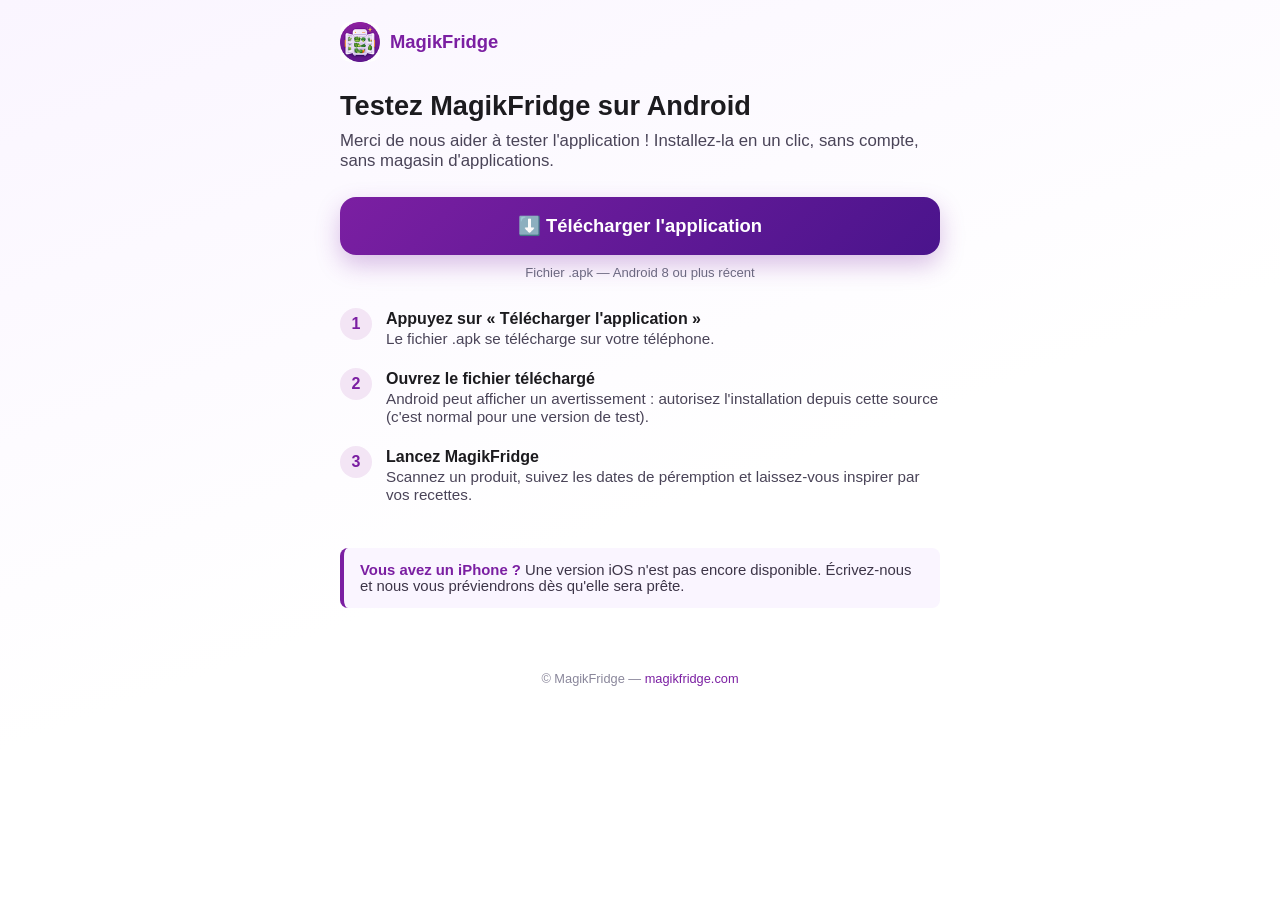
<file: telecharger.html>
<!doctype html>
<html lang="fr">
  <head>
    <meta charset="UTF-8" />
    <meta name="viewport" content="width=device-width, initial-scale=1.0" />
    <link rel="icon" href="./favicon.png" type="image/png" />
    <title>Télécharger MagikFridge (Android) — version de test</title>
    <meta name="robots" content="noindex" />
    <meta
      name="description"
      content="Téléchargez l'application MagikFridge pour Android (fichier .apk) et testez l'assistant anti-gaspi. Gratuit, sans compte."
    />
    <meta name="theme-color" content="#7B1FA2" />
    <style>
      :root { --violet: #7B1FA2; --violet-fonce: #4A148C; --vert: #2E7D32; }
      * { box-sizing: border-box; }
      body {
        margin: 0; min-height: 100vh; font-family: -apple-system, BlinkMacSystemFont, "Segoe UI", Roboto, Helvetica, Arial, sans-serif;
        color: #1c1b1f; background: linear-gradient(160deg, #faf5ff 0%, #ffffff 55%);
        display: flex; flex-direction: column; align-items: center;
      }
      header { width: 100%; max-width: 640px; padding: 22px 20px 0; display: flex; align-items: center; gap: 10px; }
      header img { width: 40px; height: 40px; border-radius: 10px; }
      header a { font-weight: 700; color: var(--violet); text-decoration: none; font-size: 1.15rem; }
      main { width: 100%; max-width: 640px; padding: 10px 20px 48px; }
      h1 { font-size: 1.7rem; line-height: 1.2; margin: 18px 0 8px; }
      .accroche { font-size: 1.05rem; color: #4a4458; margin: 0 0 26px; }
      .bouton {
        display: flex; align-items: center; justify-content: center; gap: 10px;
        width: 100%; padding: 18px 20px; border-radius: 16px; text-decoration: none;
        background: linear-gradient(135deg, var(--violet), var(--violet-fonce));
        color: #fff; font-size: 1.15rem; font-weight: 700;
        box-shadow: 0 10px 24px rgba(123, 31, 162, 0.28);
      }
      .bouton:active { transform: translateY(1px); }
      .meta { text-align: center; font-size: .82rem; color: #6b6880; margin: 10px 0 30px; }
      .etapes { list-style: none; padding: 0; margin: 0 0 26px; counter-reset: e; }
      .etapes li { position: relative; padding: 0 0 18px 46px; margin-bottom: 4px; }
      .etapes li::before {
        counter-increment: e; content: counter(e); position: absolute; left: 0; top: -2px;
        width: 32px; height: 32px; border-radius: 50%; background: #f3e5f5; color: var(--violet);
        font-weight: 700; display: flex; align-items: center; justify-content: center;
      }
      .etapes strong { display: block; margin-bottom: 2px; }
      .etapes span { color: #4a4458; font-size: .95rem; }
      .note { border-left: 4px solid var(--violet); background: #faf5ff; border-radius: 8px; padding: 14px 16px; font-size: .93rem; color: #3d3548; }
      .note b { color: var(--violet); }
      footer { width: 100%; max-width: 640px; padding: 0 20px 40px; font-size: .8rem; color: #8a879b; text-align: center; }
      footer a { color: var(--violet); text-decoration: none; }
    </style>
  </head>
  <body>
    <header>
      <img src="./favicon.png" alt="MagikFridge" />
      <a href="/">MagikFridge</a>
    </header>
    <main>
      <h1>Testez MagikFridge sur Android</h1>
      <p class="accroche">
        Merci de nous aider à tester l'application ! Installez-la en un clic, sans compte,
        sans magasin d'applications.
      </p>

      <a class="bouton" href="https://github.com/atimgad/magikfridge-web/releases/latest/download/magikfridge-android.apk">
        ⬇️ Télécharger l'application
      </a>
      <p class="meta">Fichier .apk — Android 8 ou plus récent</p>

      <ol class="etapes">
        <li><strong>Appuyez sur « Télécharger l'application »</strong><span>Le fichier .apk se télécharge sur votre téléphone.</span></li>
        <li><strong>Ouvrez le fichier téléchargé</strong><span>Android peut afficher un avertissement : autorisez l'installation depuis cette source (c'est normal pour une version de test).</span></li>
        <li><strong>Lancez MagikFridge</strong><span>Scannez un produit, suivez les dates de péremption et laissez-vous inspirer par vos recettes.</span></li>
      </ol>

      <p class="note">
        <b>Vous avez un iPhone ?</b> Une version iOS n'est pas encore disponible. Écrivez-nous
        et nous vous préviendrons dès qu'elle sera prête.
      </p>
    </main>
    <footer>
      © MagikFridge — <a href="/">magikfridge.com</a>
    </footer>
  </body>
</html>
</file>
<file: assets/index-0yjdHrEK.css>
*,:before,:after{--tw-border-spacing-x: 0;--tw-border-spacing-y: 0;--tw-translate-x: 0;--tw-translate-y: 0;--tw-rotate: 0;--tw-skew-x: 0;--tw-skew-y: 0;--tw-scale-x: 1;--tw-scale-y: 1;--tw-pan-x: ;--tw-pan-y: ;--tw-pinch-zoom: ;--tw-scroll-snap-strictness: proximity;--tw-gradient-from-position: ;--tw-gradient-via-position: ;--tw-gradient-to-position: ;--tw-ordinal: ;--tw-slashed-zero: ;--tw-numeric-figure: ;--tw-numeric-spacing: ;--tw-numeric-fraction: ;--tw-ring-inset: ;--tw-ring-offset-width: 0px;--tw-ring-offset-color: #fff;--tw-ring-color: rgb(59 130 246 / .5);--tw-ring-offset-shadow: 0 0 #0000;--tw-ring-shadow: 0 0 #0000;--tw-shadow: 0 0 #0000;--tw-shadow-colored: 0 0 #0000;--tw-blur: ;--tw-brightness: ;--tw-contrast: ;--tw-grayscale: ;--tw-hue-rotate: ;--tw-invert: ;--tw-saturate: ;--tw-sepia: ;--tw-drop-shadow: ;--tw-backdrop-blur: ;--tw-backdrop-brightness: ;--tw-backdrop-contrast: ;--tw-backdrop-grayscale: ;--tw-backdrop-hue-rotate: ;--tw-backdrop-invert: ;--tw-backdrop-opacity: ;--tw-backdrop-saturate: ;--tw-backdrop-sepia: ;--tw-contain-size: ;--tw-contain-layout: ;--tw-contain-paint: ;--tw-contain-style: }::backdrop{--tw-border-spacing-x: 0;--tw-border-spacing-y: 0;--tw-translate-x: 0;--tw-translate-y: 0;--tw-rotate: 0;--tw-skew-x: 0;--tw-skew-y: 0;--tw-scale-x: 1;--tw-scale-y: 1;--tw-pan-x: ;--tw-pan-y: ;--tw-pinch-zoom: ;--tw-scroll-snap-strictness: proximity;--tw-gradient-from-position: ;--tw-gradient-via-position: ;--tw-gradient-to-position: ;--tw-ordinal: ;--tw-slashed-zero: ;--tw-numeric-figure: ;--tw-numeric-spacing: ;--tw-numeric-fraction: ;--tw-ring-inset: ;--tw-ring-offset-width: 0px;--tw-ring-offset-color: #fff;--tw-ring-color: rgb(59 130 246 / .5);--tw-ring-offset-shadow: 0 0 #0000;--tw-ring-shadow: 0 0 #0000;--tw-shadow: 0 0 #0000;--tw-shadow-colored: 0 0 #0000;--tw-blur: ;--tw-brightness: ;--tw-contrast: ;--tw-grayscale: ;--tw-hue-rotate: ;--tw-invert: ;--tw-saturate: ;--tw-sepia: ;--tw-drop-shadow: ;--tw-backdrop-blur: ;--tw-backdrop-brightness: ;--tw-backdrop-contrast: ;--tw-backdrop-grayscale: ;--tw-backdrop-hue-rotate: ;--tw-backdrop-invert: ;--tw-backdrop-opacity: ;--tw-backdrop-saturate: ;--tw-backdrop-sepia: ;--tw-contain-size: ;--tw-contain-layout: ;--tw-contain-paint: ;--tw-contain-style: }*,:before,:after{box-sizing:border-box;border-width:0;border-style:solid;border-color:#e5e7eb}:before,:after{--tw-content: ""}html,:host{line-height:1.5;-webkit-text-size-adjust:100%;-moz-tab-size:4;-o-tab-size:4;tab-size:4;font-family:ui-sans-serif,system-ui,sans-serif,"Apple Color Emoji","Segoe UI Emoji",Segoe UI Symbol,"Noto Color Emoji";font-feature-settings:normal;font-variation-settings:normal;-webkit-tap-highlight-color:transparent}body{margin:0;line-height:inherit}hr{height:0;color:inherit;border-top-width:1px}abbr:where([title]){-webkit-text-decoration:underline dotted;text-decoration:underline dotted}h1,h2,h3,h4,h5,h6{font-size:inherit;font-weight:inherit}a{color:inherit;text-decoration:inherit}b,strong{font-weight:bolder}code,kbd,samp,pre{font-family:ui-monospace,SFMono-Regular,Menlo,Monaco,Consolas,Liberation Mono,Courier New,monospace;font-feature-settings:normal;font-variation-settings:normal;font-size:1em}small{font-size:80%}sub,sup{font-size:75%;line-height:0;position:relative;vertical-align:baseline}sub{bottom:-.25em}sup{top:-.5em}table{text-indent:0;border-color:inherit;border-collapse:collapse}button,input,optgroup,select,textarea{font-family:inherit;font-feature-settings:inherit;font-variation-settings:inherit;font-size:100%;font-weight:inherit;line-height:inherit;letter-spacing:inherit;color:inherit;margin:0;padding:0}button,select{text-transform:none}button,input:where([type=button]),input:where([type=reset]),input:where([type=submit]){-webkit-appearance:button;background-color:transparent;background-image:none}:-moz-focusring{outline:auto}:-moz-ui-invalid{box-shadow:none}progress{vertical-align:baseline}::-webkit-inner-spin-button,::-webkit-outer-spin-button{height:auto}[type=search]{-webkit-appearance:textfield;outline-offset:-2px}::-webkit-search-decoration{-webkit-appearance:none}::-webkit-file-upload-button{-webkit-appearance:button;font:inherit}summary{display:list-item}blockquote,dl,dd,h1,h2,h3,h4,h5,h6,hr,figure,p,pre{margin:0}fieldset{margin:0;padding:0}legend{padding:0}ol,ul,menu{list-style:none;margin:0;padding:0}dialog{padding:0}textarea{resize:vertical}input::-moz-placeholder,textarea::-moz-placeholder{opacity:1;color:#9ca3af}input::placeholder,textarea::placeholder{opacity:1;color:#9ca3af}button,[role=button]{cursor:pointer}:disabled{cursor:default}img,svg,video,canvas,audio,iframe,embed,object{display:block;vertical-align:middle}img,video{max-width:100%;height:auto}[hidden]:where(:not([hidden=until-found])){display:none}:root{--background: 40 40% 99%;--foreground: 268 40% 14%;--card: 0 0% 100%;--card-foreground: 268 40% 14%;--popover: 0 0% 100%;--popover-foreground: 268 40% 14%;--primary: 282 68% 38%;--primary-foreground: 0 0% 100%;--fresh: 122 39% 41%;--fresh-foreground: 0 0% 100%;--fresh-dark: 123 46% 33%;--warning: 30 100% 48%;--warning-foreground: 0 0% 100%;--secondary: 120 24% 96%;--secondary-foreground: 268 40% 14%;--muted: 120 16% 95%;--muted-foreground: 265 12% 42%;--accent: 122 40% 95%;--accent-foreground: 123 46% 24%;--destructive: 0 72% 45%;--destructive-foreground: 0 0% 100%;--border: 265 18% 90%;--input: 265 18% 90%;--ring: 282 68% 38%;--radius: 1rem;--sidebar-background: 0 0% 98%;--sidebar-foreground: 240 5.3% 26.1%;--sidebar-primary: 282 68% 38%;--sidebar-primary-foreground: 0 0% 98%;--sidebar-accent: 120 24% 96%;--sidebar-accent-foreground: 123 46% 24%;--sidebar-border: 220 13% 91%;--sidebar-ring: 282 68% 38%}.dark{--background: 272 45% 7%;--foreground: 40 40% 96%;--card: 272 40% 10%;--card-foreground: 40 40% 96%;--popover: 272 40% 10%;--popover-foreground: 40 40% 96%;--primary: 282 68% 48%;--primary-foreground: 0 0% 100%;--fresh: 122 42% 48%;--fresh-foreground: 268 40% 8%;--fresh-dark: 123 46% 40%;--warning: 30 100% 55%;--warning-foreground: 268 40% 8%;--secondary: 272 28% 16%;--secondary-foreground: 40 40% 96%;--muted: 272 28% 16%;--muted-foreground: 265 14% 70%;--accent: 272 28% 18%;--accent-foreground: 122 40% 90%;--destructive: 0 62% 40%;--destructive-foreground: 0 0% 100%;--border: 272 24% 20%;--input: 272 24% 20%;--ring: 282 68% 55%;--sidebar-background: 272 45% 9%;--sidebar-foreground: 40 40% 96%;--sidebar-primary: 282 68% 48%;--sidebar-primary-foreground: 0 0% 98%;--sidebar-accent: 272 28% 16%;--sidebar-accent-foreground: 122 40% 90%;--sidebar-border: 272 24% 20%;--sidebar-ring: 282 68% 55%}*{border-color:hsl(var(--border))}html{scroll-behavior:smooth}body{background-color:hsl(var(--background));color:hsl(var(--foreground));font-family:ui-sans-serif,system-ui,-apple-system,Segoe UI,Roboto,Helvetica Neue,Arial,"Apple Color Emoji","Segoe UI Emoji";-webkit-font-smoothing:antialiased;text-rendering:optimizeLegibility}.mf-section{margin-left:auto;margin-right:auto;width:100%;max-width:72rem;padding:4rem 1.25rem}@media (min-width: 640px){.mf-section{padding:6rem 2rem}}.mf-eyebrow{display:inline-flex;align-items:center;gap:.5rem;border-radius:9999px;background-color:hsl(var(--accent));padding:.25rem .75rem;font-size:.75rem;line-height:1rem;font-weight:600;text-transform:uppercase;letter-spacing:.025em;color:hsl(var(--accent-foreground))}.mf-card{border-radius:1.5rem;border-width:1px;border-color:hsl(var(--border));background-color:hsl(var(--card));padding:1.5rem;--tw-shadow: 0 1px 2px 0 rgb(0 0 0 / .05);--tw-shadow-colored: 0 1px 2px 0 var(--tw-shadow-color);box-shadow:var(--tw-ring-offset-shadow, 0 0 #0000),var(--tw-ring-shadow, 0 0 #0000),var(--tw-shadow);transition-property:all;transition-timing-function:cubic-bezier(.4,0,.2,1);transition-duration:.3s;animation-duration:.3s}.mf-card:hover{--tw-translate-y: -.25rem;transform:translate(var(--tw-translate-x),var(--tw-translate-y)) rotate(var(--tw-rotate)) skew(var(--tw-skew-x)) skewY(var(--tw-skew-y)) scaleX(var(--tw-scale-x)) scaleY(var(--tw-scale-y));--tw-shadow: 0 20px 25px -5px rgb(0 0 0 / .1), 0 8px 10px -6px rgb(0 0 0 / .1);--tw-shadow-colored: 0 20px 25px -5px var(--tw-shadow-color), 0 8px 10px -6px var(--tw-shadow-color);box-shadow:var(--tw-ring-offset-shadow, 0 0 #0000),var(--tw-ring-shadow, 0 0 #0000),var(--tw-shadow)}@media (min-width: 640px){.mf-card{padding:2rem}}.mf-btn-primary{display:inline-flex;align-items:center;justify-content:center;gap:.5rem;border-radius:9999px;background-color:hsl(var(--primary));padding:.75rem 1.5rem;font-size:1rem;line-height:1.5rem;font-weight:600;color:hsl(var(--primary-foreground));--tw-shadow: 0 10px 15px -3px rgb(0 0 0 / .1), 0 4px 6px -4px rgb(0 0 0 / .1);--tw-shadow-colored: 0 10px 15px -3px var(--tw-shadow-color), 0 4px 6px -4px var(--tw-shadow-color);box-shadow:var(--tw-ring-offset-shadow, 0 0 #0000),var(--tw-ring-shadow, 0 0 #0000),var(--tw-shadow);--tw-shadow-color: hsl(var(--primary) / .25);--tw-shadow: var(--tw-shadow-colored);transition-property:all;transition-timing-function:cubic-bezier(.4,0,.2,1);transition-duration:.3s;animation-duration:.3s}.mf-btn-primary:hover{--tw-scale-x: 1.03;--tw-scale-y: 1.03;transform:translate(var(--tw-translate-x),var(--tw-translate-y)) rotate(var(--tw-rotate)) skew(var(--tw-skew-x)) skewY(var(--tw-skew-y)) scaleX(var(--tw-scale-x)) scaleY(var(--tw-scale-y));background-color:hsl(var(--primary) / .9)}.mf-btn-primary:focus-visible{outline:2px solid transparent;outline-offset:2px;--tw-ring-offset-shadow: var(--tw-ring-inset) 0 0 0 var(--tw-ring-offset-width) var(--tw-ring-offset-color);--tw-ring-shadow: var(--tw-ring-inset) 0 0 0 calc(2px + var(--tw-ring-offset-width)) var(--tw-ring-color);box-shadow:var(--tw-ring-offset-shadow),var(--tw-ring-shadow),var(--tw-shadow, 0 0 #0000);--tw-ring-color: hsl(var(--ring));--tw-ring-offset-width: 2px}.mf-btn-outline{display:inline-flex;align-items:center;justify-content:center;gap:.5rem;border-radius:9999px;border-width:2px;border-color:hsl(var(--primary) / .3);background-color:hsl(var(--card));padding:.75rem 1.5rem;font-size:1rem;line-height:1.5rem;font-weight:600;color:hsl(var(--primary));transition-property:all;transition-timing-function:cubic-bezier(.4,0,.2,1);transition-duration:.3s;animation-duration:.3s}.mf-btn-outline:hover{border-color:hsl(var(--primary));background-color:hsl(var(--accent))}.sr-only{position:absolute;width:1px;height:1px;padding:0;margin:-1px;overflow:hidden;clip:rect(0,0,0,0);white-space:nowrap;border-width:0}.pointer-events-none{pointer-events:none}.pointer-events-auto{pointer-events:auto}.visible{visibility:visible}.invisible{visibility:hidden}.fixed{position:fixed}.absolute{position:absolute}.relative{position:relative}.sticky{position:sticky}.inset-0{top:0;right:0;bottom:0;left:0}.inset-x-0{left:0;right:0}.inset-y-0{top:0;bottom:0}.-bottom-12{bottom:-3rem}.-bottom-24{bottom:-6rem}.-bottom-5{bottom:-1.25rem}.-left-12{left:-3rem}.-left-24{left:-6rem}.-left-3{left:-.75rem}.-right-12{right:-3rem}.-right-16{right:-4rem}.-right-2{right:-.5rem}.-right-3{right:-.75rem}.-top-12{top:-3rem}.-top-2{top:-.5rem}.-top-24{top:-6rem}.bottom-0{bottom:0}.bottom-10{bottom:2.5rem}.left-0{left:0}.left-1{left:.25rem}.left-1\/2{left:50%}.left-2{left:.5rem}.left-\[50\%\]{left:50%}.right-0{right:0}.right-1{right:.25rem}.right-2{right:.5rem}.right-3{right:.75rem}.right-4{right:1rem}.top-0{top:0}.top-1\.5{top:.375rem}.top-1\/2{top:50%}.top-2{top:.5rem}.top-3\.5{top:.875rem}.top-4{top:1rem}.top-6{top:1.5rem}.top-9{top:2.25rem}.top-\[1px\]{top:1px}.top-\[50\%\]{top:50%}.top-\[60\%\]{top:60%}.top-full{top:100%}.z-10{z-index:10}.z-20{z-index:20}.z-50{z-index:50}.z-\[100\]{z-index:100}.z-\[1\]{z-index:1}.-mx-1{margin-left:-.25rem;margin-right:-.25rem}.mx-2{margin-left:.5rem;margin-right:.5rem}.mx-3\.5{margin-left:.875rem;margin-right:.875rem}.mx-auto{margin-left:auto;margin-right:auto}.my-0\.5{margin-top:.125rem;margin-bottom:.125rem}.my-1{margin-top:.25rem;margin-bottom:.25rem}.-ml-4{margin-left:-1rem}.-mt-4{margin-top:-1rem}.mb-1{margin-bottom:.25rem}.mb-4{margin-bottom:1rem}.mb-5{margin-bottom:1.25rem}.ml-1{margin-left:.25rem}.ml-auto{margin-left:auto}.mr-2{margin-right:.5rem}.mt-0\.5{margin-top:.125rem}.mt-1{margin-top:.25rem}.mt-1\.5{margin-top:.375rem}.mt-10{margin-top:2.5rem}.mt-12{margin-top:3rem}.mt-14{margin-top:3.5rem}.mt-2{margin-top:.5rem}.mt-24{margin-top:6rem}.mt-3{margin-top:.75rem}.mt-4{margin-top:1rem}.mt-5{margin-top:1.25rem}.mt-6{margin-top:1.5rem}.mt-8{margin-top:2rem}.mt-auto{margin-top:auto}.block{display:block}.flex{display:flex}.inline-flex{display:inline-flex}.table{display:table}.grid{display:grid}.hidden{display:none}.aspect-square{aspect-ratio:1 / 1}.aspect-video{aspect-ratio:16 / 9}.size-4{width:1rem;height:1rem}.h-0\.5{height:.125rem}.h-1\.5{height:.375rem}.h-10{height:2.5rem}.h-11{height:2.75rem}.h-12{height:3rem}.h-16{height:4rem}.h-2{height:.5rem}.h-2\.5{height:.625rem}.h-20{height:5rem}.h-3{height:.75rem}.h-3\.5{height:.875rem}.h-4{height:1rem}.h-5{height:1.25rem}.h-6{height:1.5rem}.h-7{height:1.75rem}.h-72{height:18rem}.h-8{height:2rem}.h-9{height:2.25rem}.h-\[1px\]{height:1px}.h-\[var\(--radix-navigation-menu-viewport-height\)\]{height:var(--radix-navigation-menu-viewport-height)}.h-\[var\(--radix-select-trigger-height\)\]{height:var(--radix-select-trigger-height)}.h-auto{height:auto}.h-full{height:100%}.h-px{height:1px}.h-svh{height:100svh}.max-h-96{max-height:24rem}.max-h-\[300px\]{max-height:300px}.max-h-screen{max-height:100vh}.min-h-0{min-height:0px}.min-h-\[80px\]{min-height:80px}.min-h-screen{min-height:100vh}.min-h-svh{min-height:100svh}.w-0{width:0px}.w-1{width:.25rem}.w-10{width:2.5rem}.w-11{width:2.75rem}.w-12{width:3rem}.w-16{width:4rem}.w-2{width:.5rem}.w-2\.5{width:.625rem}.w-20{width:5rem}.w-3{width:.75rem}.w-3\.5{width:.875rem}.w-3\/4{width:75%}.w-4{width:1rem}.w-5{width:1.25rem}.w-6{width:1.5rem}.w-64{width:16rem}.w-7{width:1.75rem}.w-72{width:18rem}.w-8{width:2rem}.w-9{width:2.25rem}.w-\[--sidebar-width\]{width:var(--sidebar-width)}.w-\[100px\]{width:100px}.w-\[1px\]{width:1px}.w-auto{width:auto}.w-full{width:100%}.w-max{width:-moz-max-content;width:max-content}.w-px{width:1px}.min-w-0{min-width:0px}.min-w-5{min-width:1.25rem}.min-w-\[12rem\]{min-width:12rem}.min-w-\[8rem\]{min-width:8rem}.min-w-\[var\(--radix-select-trigger-width\)\]{min-width:var(--radix-select-trigger-width)}.max-w-2xl{max-width:42rem}.max-w-3xl{max-width:48rem}.max-w-5xl{max-width:64rem}.max-w-6xl{max-width:72rem}.max-w-\[--skeleton-width\]{max-width:var(--skeleton-width)}.max-w-lg{max-width:32rem}.max-w-max{max-width:-moz-max-content;max-width:max-content}.max-w-md{max-width:28rem}.max-w-xl{max-width:36rem}.max-w-xs{max-width:20rem}.flex-1{flex:1 1 0%}.shrink-0{flex-shrink:0}.grow{flex-grow:1}.grow-0{flex-grow:0}.basis-full{flex-basis:100%}.caption-bottom{caption-side:bottom}.border-collapse{border-collapse:collapse}.-translate-x-1\/2{--tw-translate-x: -50%;transform:translate(var(--tw-translate-x),var(--tw-translate-y)) rotate(var(--tw-rotate)) skew(var(--tw-skew-x)) skewY(var(--tw-skew-y)) scaleX(var(--tw-scale-x)) scaleY(var(--tw-scale-y))}.-translate-x-px{--tw-translate-x: -1px;transform:translate(var(--tw-translate-x),var(--tw-translate-y)) rotate(var(--tw-rotate)) skew(var(--tw-skew-x)) skewY(var(--tw-skew-y)) scaleX(var(--tw-scale-x)) scaleY(var(--tw-scale-y))}.-translate-y-1\/2{--tw-translate-y: -50%;transform:translate(var(--tw-translate-x),var(--tw-translate-y)) rotate(var(--tw-rotate)) skew(var(--tw-skew-x)) skewY(var(--tw-skew-y)) scaleX(var(--tw-scale-x)) scaleY(var(--tw-scale-y))}.translate-x-\[-50\%\]{--tw-translate-x: -50%;transform:translate(var(--tw-translate-x),var(--tw-translate-y)) rotate(var(--tw-rotate)) skew(var(--tw-skew-x)) skewY(var(--tw-skew-y)) scaleX(var(--tw-scale-x)) scaleY(var(--tw-scale-y))}.translate-x-px{--tw-translate-x: 1px;transform:translate(var(--tw-translate-x),var(--tw-translate-y)) rotate(var(--tw-rotate)) skew(var(--tw-skew-x)) skewY(var(--tw-skew-y)) scaleX(var(--tw-scale-x)) scaleY(var(--tw-scale-y))}.translate-y-\[-50\%\]{--tw-translate-y: -50%;transform:translate(var(--tw-translate-x),var(--tw-translate-y)) rotate(var(--tw-rotate)) skew(var(--tw-skew-x)) skewY(var(--tw-skew-y)) scaleX(var(--tw-scale-x)) scaleY(var(--tw-scale-y))}.rotate-180{--tw-rotate: 180deg;transform:translate(var(--tw-translate-x),var(--tw-translate-y)) rotate(var(--tw-rotate)) skew(var(--tw-skew-x)) skewY(var(--tw-skew-y)) scaleX(var(--tw-scale-x)) scaleY(var(--tw-scale-y))}.rotate-45{--tw-rotate: 45deg;transform:translate(var(--tw-translate-x),var(--tw-translate-y)) rotate(var(--tw-rotate)) skew(var(--tw-skew-x)) skewY(var(--tw-skew-y)) scaleX(var(--tw-scale-x)) scaleY(var(--tw-scale-y))}.rotate-90{--tw-rotate: 90deg;transform:translate(var(--tw-translate-x),var(--tw-translate-y)) rotate(var(--tw-rotate)) skew(var(--tw-skew-x)) skewY(var(--tw-skew-y)) scaleX(var(--tw-scale-x)) scaleY(var(--tw-scale-y))}.transform{transform:translate(var(--tw-translate-x),var(--tw-translate-y)) rotate(var(--tw-rotate)) skew(var(--tw-skew-x)) skewY(var(--tw-skew-y)) scaleX(var(--tw-scale-x)) scaleY(var(--tw-scale-y))}@keyframes pulse{50%{opacity:.5}}.animate-pulse{animation:pulse 2s cubic-bezier(.4,0,.6,1) infinite}.cursor-default{cursor:default}.cursor-pointer{cursor:pointer}.touch-none{touch-action:none}.select-none{-webkit-user-select:none;-moz-user-select:none;user-select:none}.list-none{list-style-type:none}.flex-row{flex-direction:row}.flex-col{flex-direction:column}.flex-col-reverse{flex-direction:column-reverse}.flex-wrap{flex-wrap:wrap}.items-start{align-items:flex-start}.items-end{align-items:flex-end}.items-center{align-items:center}.items-stretch{align-items:stretch}.justify-center{justify-content:center}.justify-between{justify-content:space-between}.gap-1{gap:.25rem}.gap-1\.5{gap:.375rem}.gap-10{gap:2.5rem}.gap-2{gap:.5rem}.gap-2\.5{gap:.625rem}.gap-3{gap:.75rem}.gap-4{gap:1rem}.gap-5{gap:1.25rem}.gap-6{gap:1.5rem}.gap-7{gap:1.75rem}.gap-8{gap:2rem}.gap-x-5{-moz-column-gap:1.25rem;column-gap:1.25rem}.gap-y-2{row-gap:.5rem}.space-x-1>:not([hidden])~:not([hidden]){--tw-space-x-reverse: 0;margin-right:calc(.25rem * var(--tw-space-x-reverse));margin-left:calc(.25rem * calc(1 - var(--tw-space-x-reverse)))}.space-x-4>:not([hidden])~:not([hidden]){--tw-space-x-reverse: 0;margin-right:calc(1rem * var(--tw-space-x-reverse));margin-left:calc(1rem * calc(1 - var(--tw-space-x-reverse)))}.space-y-1>:not([hidden])~:not([hidden]){--tw-space-y-reverse: 0;margin-top:calc(.25rem * calc(1 - var(--tw-space-y-reverse)));margin-bottom:calc(.25rem * var(--tw-space-y-reverse))}.space-y-1\.5>:not([hidden])~:not([hidden]){--tw-space-y-reverse: 0;margin-top:calc(.375rem * calc(1 - var(--tw-space-y-reverse)));margin-bottom:calc(.375rem * var(--tw-space-y-reverse))}.space-y-2>:not([hidden])~:not([hidden]){--tw-space-y-reverse: 0;margin-top:calc(.5rem * calc(1 - var(--tw-space-y-reverse)));margin-bottom:calc(.5rem * var(--tw-space-y-reverse))}.space-y-4>:not([hidden])~:not([hidden]){--tw-space-y-reverse: 0;margin-top:calc(1rem * calc(1 - var(--tw-space-y-reverse)));margin-bottom:calc(1rem * var(--tw-space-y-reverse))}.divide-y>:not([hidden])~:not([hidden]){--tw-divide-y-reverse: 0;border-top-width:calc(1px * calc(1 - var(--tw-divide-y-reverse)));border-bottom-width:calc(1px * var(--tw-divide-y-reverse))}.divide-border>:not([hidden])~:not([hidden]){border-color:hsl(var(--border))}.overflow-auto{overflow:auto}.overflow-hidden{overflow:hidden}.overflow-y-auto{overflow-y:auto}.overflow-x-hidden{overflow-x:hidden}.whitespace-nowrap{white-space:nowrap}.break-words{overflow-wrap:break-word}.rounded{border-radius:.25rem}.rounded-2xl{border-radius:1rem}.rounded-3xl{border-radius:1.5rem}.rounded-\[2px\]{border-radius:2px}.rounded-\[2rem\]{border-radius:2rem}.rounded-\[inherit\]{border-radius:inherit}.rounded-full{border-radius:9999px}.rounded-lg{border-radius:var(--radius)}.rounded-md{border-radius:calc(var(--radius) - 6px)}.rounded-sm{border-radius:calc(var(--radius) - 10px)}.rounded-xl{border-radius:.75rem}.rounded-t-\[10px\]{border-top-left-radius:10px;border-top-right-radius:10px}.rounded-tl-sm{border-top-left-radius:calc(var(--radius) - 10px)}.border{border-width:1px}.border-0{border-width:0px}.border-2{border-width:2px}.border-\[1\.5px\]{border-width:1.5px}.border-y{border-top-width:1px;border-bottom-width:1px}.border-b{border-bottom-width:1px}.border-l{border-left-width:1px}.border-r{border-right-width:1px}.border-t{border-top-width:1px}.border-dashed{border-style:dashed}.border-\[--color-border\]{border-color:var(--color-border)}.border-border{border-color:hsl(var(--border))}.border-border\/50{border-color:hsl(var(--border) / .5)}.border-border\/60{border-color:hsl(var(--border) / .6)}.border-destructive{border-color:hsl(var(--destructive))}.border-destructive\/50{border-color:hsl(var(--destructive) / .5)}.border-input{border-color:hsl(var(--input))}.border-primary{border-color:hsl(var(--primary))}.border-sidebar-border{border-color:hsl(var(--sidebar-border))}.border-transparent{border-color:transparent}.border-white\/60{border-color:#fff9}.border-l-transparent{border-left-color:transparent}.border-t-transparent{border-top-color:transparent}.bg-\[--color-bg\]{background-color:var(--color-bg)}.bg-accent{background-color:hsl(var(--accent))}.bg-background{background-color:hsl(var(--background))}.bg-background\/80{background-color:hsl(var(--background) / .8)}.bg-black\/80{background-color:#000c}.bg-border{background-color:hsl(var(--border))}.bg-card{background-color:hsl(var(--card))}.bg-destructive{background-color:hsl(var(--destructive))}.bg-foreground{background-color:hsl(var(--foreground))}.bg-fresh\/10{background-color:hsl(var(--fresh) / .1)}.bg-fresh\/20{background-color:hsl(var(--fresh) / .2)}.bg-muted{background-color:hsl(var(--muted))}.bg-muted\/50{background-color:hsl(var(--muted) / .5)}.bg-popover{background-color:hsl(var(--popover))}.bg-primary{background-color:hsl(var(--primary))}.bg-primary\/20{background-color:hsl(var(--primary) / .2)}.bg-secondary{background-color:hsl(var(--secondary))}.bg-sidebar{background-color:hsl(var(--sidebar-background))}.bg-sidebar-border{background-color:hsl(var(--sidebar-border))}.bg-transparent{background-color:transparent}.bg-warning{background-color:hsl(var(--warning))}.bg-white{--tw-bg-opacity: 1;background-color:rgb(255 255 255 / var(--tw-bg-opacity, 1))}.bg-white\/15{background-color:#ffffff26}.bg-white\/20{background-color:#fff3}.bg-gradient-to-br{background-image:linear-gradient(to bottom right,var(--tw-gradient-stops))}.bg-gradient-to-r{background-image:linear-gradient(to right,var(--tw-gradient-stops))}.from-primary{--tw-gradient-from: hsl(var(--primary)) var(--tw-gradient-from-position);--tw-gradient-to: hsl(var(--primary) / 0) var(--tw-gradient-to-position);--tw-gradient-stops: var(--tw-gradient-from), var(--tw-gradient-to)}.from-primary\/10{--tw-gradient-from: hsl(var(--primary) / .1) var(--tw-gradient-from-position);--tw-gradient-to: hsl(var(--primary) / 0) var(--tw-gradient-to-position);--tw-gradient-stops: var(--tw-gradient-from), var(--tw-gradient-to)}.via-primary\/30{--tw-gradient-to: hsl(var(--primary) / 0) var(--tw-gradient-to-position);--tw-gradient-stops: var(--tw-gradient-from), hsl(var(--primary) / .3) var(--tw-gradient-via-position), var(--tw-gradient-to)}.to-fresh-dark{--tw-gradient-to: hsl(var(--fresh-dark)) var(--tw-gradient-to-position)}.to-primary\/10{--tw-gradient-to: hsl(var(--primary) / .1) var(--tw-gradient-to-position)}.fill-current{fill:currentColor}.fill-warning{fill:hsl(var(--warning))}.p-0{padding:0}.p-1{padding:.25rem}.p-2{padding:.5rem}.p-3{padding:.75rem}.p-4{padding:1rem}.p-6{padding:1.5rem}.p-\[1px\]{padding:1px}.\!px-5{padding-left:1.25rem!important;padding-right:1.25rem!important}.\!py-16{padding-top:4rem!important;padding-bottom:4rem!important}.\!py-2\.5{padding-top:.625rem!important;padding-bottom:.625rem!important}.px-1{padding-left:.25rem;padding-right:.25rem}.px-2{padding-left:.5rem;padding-right:.5rem}.px-2\.5{padding-left:.625rem;padding-right:.625rem}.px-3{padding-left:.75rem;padding-right:.75rem}.px-4{padding-left:1rem;padding-right:1rem}.px-5{padding-left:1.25rem;padding-right:1.25rem}.px-6{padding-left:1.5rem;padding-right:1.5rem}.px-8{padding-left:2rem;padding-right:2rem}.py-0\.5{padding-top:.125rem;padding-bottom:.125rem}.py-1{padding-top:.25rem;padding-bottom:.25rem}.py-1\.5{padding-top:.375rem;padding-bottom:.375rem}.py-12{padding-top:3rem;padding-bottom:3rem}.py-14{padding-top:3.5rem;padding-bottom:3.5rem}.py-16{padding-top:4rem;padding-bottom:4rem}.py-2{padding-top:.5rem;padding-bottom:.5rem}.py-3{padding-top:.75rem;padding-bottom:.75rem}.py-4{padding-top:1rem;padding-bottom:1rem}.py-5{padding-top:1.25rem;padding-bottom:1.25rem}.py-6{padding-top:1.5rem;padding-bottom:1.5rem}.pb-3{padding-bottom:.75rem}.pb-4{padding-bottom:1rem}.pb-5{padding-bottom:1.25rem}.pb-8{padding-bottom:2rem}.pl-2\.5{padding-left:.625rem}.pl-4{padding-left:1rem}.pl-8{padding-left:2rem}.pr-2{padding-right:.5rem}.pr-2\.5{padding-right:.625rem}.pr-8{padding-right:2rem}.pt-0{padding-top:0}.pt-1{padding-top:.25rem}.pt-3{padding-top:.75rem}.pt-4{padding-top:1rem}.pt-6{padding-top:1.5rem}.text-left{text-align:left}.text-center{text-align:center}.align-middle{vertical-align:middle}.font-mono{font-family:ui-monospace,SFMono-Regular,Menlo,Monaco,Consolas,Liberation Mono,Courier New,monospace}.\!text-sm{font-size:.875rem!important;line-height:1.25rem!important}.text-2xl{font-size:1.5rem;line-height:2rem}.text-3xl{font-size:1.875rem;line-height:2.25rem}.text-4xl{font-size:2.25rem;line-height:2.5rem}.text-\[0\.8rem\]{font-size:.8rem}.text-base{font-size:1rem;line-height:1.5rem}.text-lg{font-size:1.125rem;line-height:1.75rem}.text-sm{font-size:.875rem;line-height:1.25rem}.text-xl{font-size:1.25rem;line-height:1.75rem}.text-xs{font-size:.75rem;line-height:1rem}.font-bold{font-weight:700}.font-extrabold{font-weight:800}.font-medium{font-weight:500}.font-normal{font-weight:400}.font-semibold{font-weight:600}.uppercase{text-transform:uppercase}.tabular-nums{--tw-numeric-spacing: tabular-nums;font-variant-numeric:var(--tw-ordinal) var(--tw-slashed-zero) var(--tw-numeric-figure) var(--tw-numeric-spacing) var(--tw-numeric-fraction)}.leading-\[1\.1\]{line-height:1.1}.leading-none{line-height:1}.leading-relaxed{line-height:1.625}.leading-snug{line-height:1.375}.tracking-tight{letter-spacing:-.025em}.tracking-wide{letter-spacing:.025em}.tracking-widest{letter-spacing:.1em}.text-accent-foreground{color:hsl(var(--accent-foreground))}.text-card-foreground{color:hsl(var(--card-foreground))}.text-current{color:currentColor}.text-destructive{color:hsl(var(--destructive))}.text-destructive-foreground{color:hsl(var(--destructive-foreground))}.text-foreground{color:hsl(var(--foreground))}.text-foreground\/50{color:hsl(var(--foreground) / .5)}.text-fresh{color:hsl(var(--fresh))}.text-muted-foreground{color:hsl(var(--muted-foreground))}.text-popover-foreground{color:hsl(var(--popover-foreground))}.text-primary{color:hsl(var(--primary))}.text-primary-foreground{color:hsl(var(--primary-foreground))}.text-primary-foreground\/80{color:hsl(var(--primary-foreground) / .8)}.text-primary-foreground\/85{color:hsl(var(--primary-foreground) / .85)}.text-primary-foreground\/90{color:hsl(var(--primary-foreground) / .9)}.text-secondary-foreground{color:hsl(var(--secondary-foreground))}.text-sidebar-foreground{color:hsl(var(--sidebar-foreground))}.text-sidebar-foreground\/70{color:hsl(var(--sidebar-foreground) / .7)}.text-warning{color:hsl(var(--warning))}.text-warning-foreground{color:hsl(var(--warning-foreground))}.text-white{--tw-text-opacity: 1;color:rgb(255 255 255 / var(--tw-text-opacity, 1))}.underline{text-decoration-line:underline}.underline-offset-4{text-underline-offset:4px}.accent-warning{accent-color:hsl(var(--warning))}.opacity-0{opacity:0}.opacity-50{opacity:.5}.opacity-60{opacity:.6}.opacity-70{opacity:.7}.opacity-90{opacity:.9}.shadow-2xl{--tw-shadow: 0 25px 50px -12px rgb(0 0 0 / .25);--tw-shadow-colored: 0 25px 50px -12px var(--tw-shadow-color);box-shadow:var(--tw-ring-offset-shadow, 0 0 #0000),var(--tw-ring-shadow, 0 0 #0000),var(--tw-shadow)}.shadow-\[0_0_0_1px_hsl\(var\(--sidebar-border\)\)\]{--tw-shadow: 0 0 0 1px hsl(var(--sidebar-border));--tw-shadow-colored: 0 0 0 1px var(--tw-shadow-color);box-shadow:var(--tw-ring-offset-shadow, 0 0 #0000),var(--tw-ring-shadow, 0 0 #0000),var(--tw-shadow)}.shadow-lg{--tw-shadow: 0 10px 15px -3px rgb(0 0 0 / .1), 0 4px 6px -4px rgb(0 0 0 / .1);--tw-shadow-colored: 0 10px 15px -3px var(--tw-shadow-color), 0 4px 6px -4px var(--tw-shadow-color);box-shadow:var(--tw-ring-offset-shadow, 0 0 #0000),var(--tw-ring-shadow, 0 0 #0000),var(--tw-shadow)}.shadow-md{--tw-shadow: 0 4px 6px -1px rgb(0 0 0 / .1), 0 2px 4px -2px rgb(0 0 0 / .1);--tw-shadow-colored: 0 4px 6px -1px var(--tw-shadow-color), 0 2px 4px -2px var(--tw-shadow-color);box-shadow:var(--tw-ring-offset-shadow, 0 0 #0000),var(--tw-ring-shadow, 0 0 #0000),var(--tw-shadow)}.shadow-none{--tw-shadow: 0 0 #0000;--tw-shadow-colored: 0 0 #0000;box-shadow:var(--tw-ring-offset-shadow, 0 0 #0000),var(--tw-ring-shadow, 0 0 #0000),var(--tw-shadow)}.shadow-sm{--tw-shadow: 0 1px 2px 0 rgb(0 0 0 / .05);--tw-shadow-colored: 0 1px 2px 0 var(--tw-shadow-color);box-shadow:var(--tw-ring-offset-shadow, 0 0 #0000),var(--tw-ring-shadow, 0 0 #0000),var(--tw-shadow)}.shadow-xl{--tw-shadow: 0 20px 25px -5px rgb(0 0 0 / .1), 0 8px 10px -6px rgb(0 0 0 / .1);--tw-shadow-colored: 0 20px 25px -5px var(--tw-shadow-color), 0 8px 10px -6px var(--tw-shadow-color);box-shadow:var(--tw-ring-offset-shadow, 0 0 #0000),var(--tw-ring-shadow, 0 0 #0000),var(--tw-shadow)}.shadow-primary\/30{--tw-shadow-color: hsl(var(--primary) / .3);--tw-shadow: var(--tw-shadow-colored)}.outline-none{outline:2px solid transparent;outline-offset:2px}.outline{outline-style:solid}.ring-0{--tw-ring-offset-shadow: var(--tw-ring-inset) 0 0 0 var(--tw-ring-offset-width) var(--tw-ring-offset-color);--tw-ring-shadow: var(--tw-ring-inset) 0 0 0 calc(0px + var(--tw-ring-offset-width)) var(--tw-ring-color);box-shadow:var(--tw-ring-offset-shadow),var(--tw-ring-shadow),var(--tw-shadow, 0 0 #0000)}.ring-1{--tw-ring-offset-shadow: var(--tw-ring-inset) 0 0 0 var(--tw-ring-offset-width) var(--tw-ring-offset-color);--tw-ring-shadow: var(--tw-ring-inset) 0 0 0 calc(1px + var(--tw-ring-offset-width)) var(--tw-ring-color);box-shadow:var(--tw-ring-offset-shadow),var(--tw-ring-shadow),var(--tw-shadow, 0 0 #0000)}.ring-2{--tw-ring-offset-shadow: var(--tw-ring-inset) 0 0 0 var(--tw-ring-offset-width) var(--tw-ring-offset-color);--tw-ring-shadow: var(--tw-ring-inset) 0 0 0 calc(2px + var(--tw-ring-offset-width)) var(--tw-ring-color);box-shadow:var(--tw-ring-offset-shadow),var(--tw-ring-shadow),var(--tw-shadow, 0 0 #0000)}.ring-border{--tw-ring-color: hsl(var(--border))}.ring-ring{--tw-ring-color: hsl(var(--ring))}.ring-sidebar-ring{--tw-ring-color: hsl(var(--sidebar-ring))}.ring-offset-background{--tw-ring-offset-color: hsl(var(--background))}.blur-3xl{--tw-blur: blur(64px);filter:var(--tw-blur) var(--tw-brightness) var(--tw-contrast) var(--tw-grayscale) var(--tw-hue-rotate) var(--tw-invert) var(--tw-saturate) var(--tw-sepia) var(--tw-drop-shadow)}.filter{filter:var(--tw-blur) var(--tw-brightness) var(--tw-contrast) var(--tw-grayscale) var(--tw-hue-rotate) var(--tw-invert) var(--tw-saturate) var(--tw-sepia) var(--tw-drop-shadow)}.backdrop-blur{--tw-backdrop-blur: blur(8px);-webkit-backdrop-filter:var(--tw-backdrop-blur) var(--tw-backdrop-brightness) var(--tw-backdrop-contrast) var(--tw-backdrop-grayscale) var(--tw-backdrop-hue-rotate) var(--tw-backdrop-invert) var(--tw-backdrop-opacity) var(--tw-backdrop-saturate) var(--tw-backdrop-sepia);backdrop-filter:var(--tw-backdrop-blur) var(--tw-backdrop-brightness) var(--tw-backdrop-contrast) var(--tw-backdrop-grayscale) var(--tw-backdrop-hue-rotate) var(--tw-backdrop-invert) var(--tw-backdrop-opacity) var(--tw-backdrop-saturate) var(--tw-backdrop-sepia)}.backdrop-blur-lg{--tw-backdrop-blur: blur(16px);-webkit-backdrop-filter:var(--tw-backdrop-blur) var(--tw-backdrop-brightness) var(--tw-backdrop-contrast) var(--tw-backdrop-grayscale) var(--tw-backdrop-hue-rotate) var(--tw-backdrop-invert) var(--tw-backdrop-opacity) var(--tw-backdrop-saturate) var(--tw-backdrop-sepia);backdrop-filter:var(--tw-backdrop-blur) var(--tw-backdrop-brightness) var(--tw-backdrop-contrast) var(--tw-backdrop-grayscale) var(--tw-backdrop-hue-rotate) var(--tw-backdrop-invert) var(--tw-backdrop-opacity) var(--tw-backdrop-saturate) var(--tw-backdrop-sepia)}.transition{transition-property:color,background-color,border-color,text-decoration-color,fill,stroke,opacity,box-shadow,transform,filter,backdrop-filter;transition-timing-function:cubic-bezier(.4,0,.2,1);transition-duration:.15s}.transition-\[left\,right\,width\]{transition-property:left,right,width;transition-timing-function:cubic-bezier(.4,0,.2,1);transition-duration:.15s}.transition-\[margin\,opa\]{transition-property:margin,opa;transition-timing-function:cubic-bezier(.4,0,.2,1);transition-duration:.15s}.transition-\[width\,height\,padding\]{transition-property:width,height,padding;transition-timing-function:cubic-bezier(.4,0,.2,1);transition-duration:.15s}.transition-\[width\]{transition-property:width;transition-timing-function:cubic-bezier(.4,0,.2,1);transition-duration:.15s}.transition-all{transition-property:all;transition-timing-function:cubic-bezier(.4,0,.2,1);transition-duration:.15s}.transition-colors{transition-property:color,background-color,border-color,text-decoration-color,fill,stroke;transition-timing-function:cubic-bezier(.4,0,.2,1);transition-duration:.15s}.transition-opacity{transition-property:opacity;transition-timing-function:cubic-bezier(.4,0,.2,1);transition-duration:.15s}.transition-transform{transition-property:transform;transition-timing-function:cubic-bezier(.4,0,.2,1);transition-duration:.15s}.duration-1000{transition-duration:1s}.duration-200{transition-duration:.2s}.ease-in-out{transition-timing-function:cubic-bezier(.4,0,.2,1)}.ease-linear{transition-timing-function:linear}@keyframes enter{0%{opacity:var(--tw-enter-opacity, 1);transform:translate3d(var(--tw-enter-translate-x, 0),var(--tw-enter-translate-y, 0),0) scale3d(var(--tw-enter-scale, 1),var(--tw-enter-scale, 1),var(--tw-enter-scale, 1)) rotate(var(--tw-enter-rotate, 0))}}@keyframes exit{to{opacity:var(--tw-exit-opacity, 1);transform:translate3d(var(--tw-exit-translate-x, 0),var(--tw-exit-translate-y, 0),0) scale3d(var(--tw-exit-scale, 1),var(--tw-exit-scale, 1),var(--tw-exit-scale, 1)) rotate(var(--tw-exit-rotate, 0))}}.animate-in{animation-name:enter;animation-duration:.15s;--tw-enter-opacity: initial;--tw-enter-scale: initial;--tw-enter-rotate: initial;--tw-enter-translate-x: initial;--tw-enter-translate-y: initial}.fade-in-0{--tw-enter-opacity: 0}.fade-in-80{--tw-enter-opacity: .8}.zoom-in-95{--tw-enter-scale: .95}.duration-1000{animation-duration:1s}.duration-200{animation-duration:.2s}.ease-in-out{animation-timing-function:cubic-bezier(.4,0,.2,1)}.ease-linear{animation-timing-function:linear}.\[animation-delay\:0\.8s\]{animation-delay:.8s}.\[animation-delay\:120ms\]{animation-delay:.12s}@keyframes mf-fade-up{0%{opacity:0;transform:translateY(18px)}to{opacity:1;transform:translateY(0)}}.animate-fade-up{animation:mf-fade-up .7s cubic-bezier(.22,1,.36,1) both}@keyframes mf-twinkle{0%,to{opacity:.5;transform:scale(.9)}50%{opacity:1;transform:scale(1.15)}}.animate-twinkle{animation:mf-twinkle 2.4s ease-in-out infinite}@keyframes mf-float{0%,to{transform:translateY(0)}50%{transform:translateY(-10px)}}.animate-float{animation:mf-float 5s ease-in-out infinite}@media (prefers-reduced-motion: reduce){*,*:before,*:after{animation-duration:.001ms!important;animation-iteration-count:1!important;transition-duration:.001ms!important;scroll-behavior:auto!important}}.file\:border-0::file-selector-button{border-width:0px}.file\:bg-transparent::file-selector-button{background-color:transparent}.file\:text-sm::file-selector-button{font-size:.875rem;line-height:1.25rem}.file\:font-medium::file-selector-button{font-weight:500}.file\:text-foreground::file-selector-button{color:hsl(var(--foreground))}.placeholder\:text-muted-foreground::-moz-placeholder{color:hsl(var(--muted-foreground))}.placeholder\:text-muted-foreground::placeholder{color:hsl(var(--muted-foreground))}.after\:absolute:after{content:var(--tw-content);position:absolute}.after\:-inset-2:after{content:var(--tw-content);top:-.5rem;right:-.5rem;bottom:-.5rem;left:-.5rem}.after\:inset-y-0:after{content:var(--tw-content);top:0;bottom:0}.after\:left-1\/2:after{content:var(--tw-content);left:50%}.after\:w-1:after{content:var(--tw-content);width:.25rem}.after\:w-\[2px\]:after{content:var(--tw-content);width:2px}.after\:-translate-x-1\/2:after{content:var(--tw-content);--tw-translate-x: -50%;transform:translate(var(--tw-translate-x),var(--tw-translate-y)) rotate(var(--tw-rotate)) skew(var(--tw-skew-x)) skewY(var(--tw-skew-y)) scaleX(var(--tw-scale-x)) scaleY(var(--tw-scale-y))}.first\:rounded-l-md:first-child{border-top-left-radius:calc(var(--radius) - 6px);border-bottom-left-radius:calc(var(--radius) - 6px)}.first\:border-l:first-child{border-left-width:1px}.last\:rounded-r-md:last-child{border-top-right-radius:calc(var(--radius) - 6px);border-bottom-right-radius:calc(var(--radius) - 6px)}.focus-within\:relative:focus-within{position:relative}.focus-within\:z-20:focus-within{z-index:20}.hover\:scale-\[1\.03\]:hover{--tw-scale-x: 1.03;--tw-scale-y: 1.03;transform:translate(var(--tw-translate-x),var(--tw-translate-y)) rotate(var(--tw-rotate)) skew(var(--tw-skew-x)) skewY(var(--tw-skew-y)) scaleX(var(--tw-scale-x)) scaleY(var(--tw-scale-y))}.hover\:bg-accent:hover{background-color:hsl(var(--accent))}.hover\:bg-accent\/50:hover{background-color:hsl(var(--accent) / .5)}.hover\:bg-destructive\/80:hover{background-color:hsl(var(--destructive) / .8)}.hover\:bg-destructive\/90:hover{background-color:hsl(var(--destructive) / .9)}.hover\:bg-muted:hover{background-color:hsl(var(--muted))}.hover\:bg-muted\/50:hover{background-color:hsl(var(--muted) / .5)}.hover\:bg-primary:hover{background-color:hsl(var(--primary))}.hover\:bg-primary\/80:hover{background-color:hsl(var(--primary) / .8)}.hover\:bg-primary\/90:hover{background-color:hsl(var(--primary) / .9)}.hover\:bg-secondary:hover{background-color:hsl(var(--secondary))}.hover\:bg-secondary\/80:hover{background-color:hsl(var(--secondary) / .8)}.hover\:bg-sidebar-accent:hover{background-color:hsl(var(--sidebar-accent))}.hover\:text-accent-foreground:hover{color:hsl(var(--accent-foreground))}.hover\:text-foreground:hover{color:hsl(var(--foreground))}.hover\:text-muted-foreground:hover{color:hsl(var(--muted-foreground))}.hover\:text-primary:hover{color:hsl(var(--primary))}.hover\:text-primary-foreground:hover{color:hsl(var(--primary-foreground))}.hover\:text-primary\/90:hover{color:hsl(var(--primary) / .9)}.hover\:text-sidebar-accent-foreground:hover{color:hsl(var(--sidebar-accent-foreground))}.hover\:underline:hover{text-decoration-line:underline}.hover\:opacity-100:hover{opacity:1}.hover\:shadow-\[0_0_0_1px_hsl\(var\(--sidebar-accent\)\)\]:hover{--tw-shadow: 0 0 0 1px hsl(var(--sidebar-accent));--tw-shadow-colored: 0 0 0 1px var(--tw-shadow-color);box-shadow:var(--tw-ring-offset-shadow, 0 0 #0000),var(--tw-ring-shadow, 0 0 #0000),var(--tw-shadow)}.hover\:after\:bg-sidebar-border:hover:after{content:var(--tw-content);background-color:hsl(var(--sidebar-border))}.focus\:bg-accent:focus{background-color:hsl(var(--accent))}.focus\:bg-primary:focus{background-color:hsl(var(--primary))}.focus\:text-accent-foreground:focus{color:hsl(var(--accent-foreground))}.focus\:text-primary-foreground:focus{color:hsl(var(--primary-foreground))}.focus\:opacity-100:focus{opacity:1}.focus\:outline-none:focus{outline:2px solid transparent;outline-offset:2px}.focus\:ring-2:focus{--tw-ring-offset-shadow: var(--tw-ring-inset) 0 0 0 var(--tw-ring-offset-width) var(--tw-ring-offset-color);--tw-ring-shadow: var(--tw-ring-inset) 0 0 0 calc(2px + var(--tw-ring-offset-width)) var(--tw-ring-color);box-shadow:var(--tw-ring-offset-shadow),var(--tw-ring-shadow),var(--tw-shadow, 0 0 #0000)}.focus\:ring-4:focus{--tw-ring-offset-shadow: var(--tw-ring-inset) 0 0 0 var(--tw-ring-offset-width) var(--tw-ring-offset-color);--tw-ring-shadow: var(--tw-ring-inset) 0 0 0 calc(4px + var(--tw-ring-offset-width)) var(--tw-ring-color);box-shadow:var(--tw-ring-offset-shadow),var(--tw-ring-shadow),var(--tw-shadow, 0 0 #0000)}.focus\:ring-ring:focus{--tw-ring-color: hsl(var(--ring))}.focus\:ring-white\/40:focus{--tw-ring-color: rgb(255 255 255 / .4)}.focus\:ring-offset-2:focus{--tw-ring-offset-width: 2px}.focus-visible\:outline-none:focus-visible{outline:2px solid transparent;outline-offset:2px}.focus-visible\:ring-1:focus-visible{--tw-ring-offset-shadow: var(--tw-ring-inset) 0 0 0 var(--tw-ring-offset-width) var(--tw-ring-offset-color);--tw-ring-shadow: var(--tw-ring-inset) 0 0 0 calc(1px + var(--tw-ring-offset-width)) var(--tw-ring-color);box-shadow:var(--tw-ring-offset-shadow),var(--tw-ring-shadow),var(--tw-shadow, 0 0 #0000)}.focus-visible\:ring-2:focus-visible{--tw-ring-offset-shadow: var(--tw-ring-inset) 0 0 0 var(--tw-ring-offset-width) var(--tw-ring-offset-color);--tw-ring-shadow: var(--tw-ring-inset) 0 0 0 calc(2px + var(--tw-ring-offset-width)) var(--tw-ring-color);box-shadow:var(--tw-ring-offset-shadow),var(--tw-ring-shadow),var(--tw-shadow, 0 0 #0000)}.focus-visible\:ring-ring:focus-visible{--tw-ring-color: hsl(var(--ring))}.focus-visible\:ring-sidebar-ring:focus-visible{--tw-ring-color: hsl(var(--sidebar-ring))}.focus-visible\:ring-offset-1:focus-visible{--tw-ring-offset-width: 1px}.focus-visible\:ring-offset-2:focus-visible{--tw-ring-offset-width: 2px}.focus-visible\:ring-offset-background:focus-visible{--tw-ring-offset-color: hsl(var(--background))}.active\:bg-sidebar-accent:active{background-color:hsl(var(--sidebar-accent))}.active\:text-sidebar-accent-foreground:active{color:hsl(var(--sidebar-accent-foreground))}.disabled\:pointer-events-none:disabled{pointer-events:none}.disabled\:cursor-not-allowed:disabled{cursor:not-allowed}.disabled\:cursor-wait:disabled{cursor:wait}.disabled\:opacity-50:disabled{opacity:.5}.disabled\:opacity-70:disabled{opacity:.7}.group[open] .group-open\:rotate-180{--tw-rotate: 180deg;transform:translate(var(--tw-translate-x),var(--tw-translate-y)) rotate(var(--tw-rotate)) skew(var(--tw-skew-x)) skewY(var(--tw-skew-y)) scaleX(var(--tw-scale-x)) scaleY(var(--tw-scale-y))}.group\/menu-item:focus-within .group-focus-within\/menu-item\:opacity-100{opacity:1}.group:hover .group-hover\:bg-primary\/10{background-color:hsl(var(--primary) / .1)}.group\/menu-item:hover .group-hover\/menu-item\:opacity-100,.group:hover .group-hover\:opacity-100{opacity:1}.group.destructive .group-\[\.destructive\]\:border-muted\/40{border-color:hsl(var(--muted) / .4)}.group.toaster .group-\[\.toaster\]\:border-border{border-color:hsl(var(--border))}.group.toast .group-\[\.toast\]\:bg-muted{background-color:hsl(var(--muted))}.group.toast .group-\[\.toast\]\:bg-primary{background-color:hsl(var(--primary))}.group.toaster .group-\[\.toaster\]\:bg-background{background-color:hsl(var(--background))}.group.destructive .group-\[\.destructive\]\:text-red-300{--tw-text-opacity: 1;color:rgb(252 165 165 / var(--tw-text-opacity, 1))}.group.toast .group-\[\.toast\]\:text-muted-foreground{color:hsl(var(--muted-foreground))}.group.toast .group-\[\.toast\]\:text-primary-foreground{color:hsl(var(--primary-foreground))}.group.toaster .group-\[\.toaster\]\:text-foreground{color:hsl(var(--foreground))}.group.toaster .group-\[\.toaster\]\:shadow-lg{--tw-shadow: 0 10px 15px -3px rgb(0 0 0 / .1), 0 4px 6px -4px rgb(0 0 0 / .1);--tw-shadow-colored: 0 10px 15px -3px var(--tw-shadow-color), 0 4px 6px -4px var(--tw-shadow-color);box-shadow:var(--tw-ring-offset-shadow, 0 0 #0000),var(--tw-ring-shadow, 0 0 #0000),var(--tw-shadow)}.group.destructive .group-\[\.destructive\]\:hover\:border-destructive\/30:hover{border-color:hsl(var(--destructive) / .3)}.group.destructive .group-\[\.destructive\]\:hover\:bg-destructive:hover{background-color:hsl(var(--destructive))}.group.destructive .group-\[\.destructive\]\:hover\:text-destructive-foreground:hover{color:hsl(var(--destructive-foreground))}.group.destructive .group-\[\.destructive\]\:hover\:text-red-50:hover{--tw-text-opacity: 1;color:rgb(254 242 242 / var(--tw-text-opacity, 1))}.group.destructive .group-\[\.destructive\]\:focus\:ring-destructive:focus{--tw-ring-color: hsl(var(--destructive))}.group.destructive .group-\[\.destructive\]\:focus\:ring-red-400:focus{--tw-ring-opacity: 1;--tw-ring-color: rgb(248 113 113 / var(--tw-ring-opacity, 1))}.group.destructive .group-\[\.destructive\]\:focus\:ring-offset-red-600:focus{--tw-ring-offset-color: #dc2626}.peer\/menu-button:hover~.peer-hover\/menu-button\:text-sidebar-accent-foreground{color:hsl(var(--sidebar-accent-foreground))}.peer:disabled~.peer-disabled\:cursor-not-allowed{cursor:not-allowed}.peer:disabled~.peer-disabled\:opacity-70{opacity:.7}.has-\[\[data-variant\=inset\]\]\:bg-sidebar:has([data-variant=inset]){background-color:hsl(var(--sidebar-background))}.has-\[\:disabled\]\:opacity-50:has(:disabled){opacity:.5}.group\/menu-item:has([data-sidebar=menu-action]) .group-has-\[\[data-sidebar\=menu-action\]\]\/menu-item\:pr-8{padding-right:2rem}.aria-disabled\:pointer-events-none[aria-disabled=true]{pointer-events:none}.aria-disabled\:opacity-50[aria-disabled=true]{opacity:.5}.aria-selected\:bg-accent[aria-selected=true]{background-color:hsl(var(--accent))}.aria-selected\:bg-accent\/50[aria-selected=true]{background-color:hsl(var(--accent) / .5)}.aria-selected\:text-accent-foreground[aria-selected=true]{color:hsl(var(--accent-foreground))}.aria-selected\:text-muted-foreground[aria-selected=true]{color:hsl(var(--muted-foreground))}.aria-selected\:opacity-100[aria-selected=true]{opacity:1}.aria-selected\:opacity-30[aria-selected=true]{opacity:.3}.data-\[disabled\=true\]\:pointer-events-none[data-disabled=true],.data-\[disabled\]\:pointer-events-none[data-disabled]{pointer-events:none}.data-\[panel-group-direction\=vertical\]\:h-px[data-panel-group-direction=vertical]{height:1px}.data-\[panel-group-direction\=vertical\]\:w-full[data-panel-group-direction=vertical]{width:100%}.data-\[side\=bottom\]\:translate-y-1[data-side=bottom]{--tw-translate-y: .25rem;transform:translate(var(--tw-translate-x),var(--tw-translate-y)) rotate(var(--tw-rotate)) skew(var(--tw-skew-x)) skewY(var(--tw-skew-y)) scaleX(var(--tw-scale-x)) scaleY(var(--tw-scale-y))}.data-\[side\=left\]\:-translate-x-1[data-side=left]{--tw-translate-x: -.25rem;transform:translate(var(--tw-translate-x),var(--tw-translate-y)) rotate(var(--tw-rotate)) skew(var(--tw-skew-x)) skewY(var(--tw-skew-y)) scaleX(var(--tw-scale-x)) scaleY(var(--tw-scale-y))}.data-\[side\=right\]\:translate-x-1[data-side=right]{--tw-translate-x: .25rem;transform:translate(var(--tw-translate-x),var(--tw-translate-y)) rotate(var(--tw-rotate)) skew(var(--tw-skew-x)) skewY(var(--tw-skew-y)) scaleX(var(--tw-scale-x)) scaleY(var(--tw-scale-y))}.data-\[side\=top\]\:-translate-y-1[data-side=top]{--tw-translate-y: -.25rem;transform:translate(var(--tw-translate-x),var(--tw-translate-y)) rotate(var(--tw-rotate)) skew(var(--tw-skew-x)) skewY(var(--tw-skew-y)) scaleX(var(--tw-scale-x)) scaleY(var(--tw-scale-y))}.data-\[state\=checked\]\:translate-x-5[data-state=checked]{--tw-translate-x: 1.25rem;transform:translate(var(--tw-translate-x),var(--tw-translate-y)) rotate(var(--tw-rotate)) skew(var(--tw-skew-x)) skewY(var(--tw-skew-y)) scaleX(var(--tw-scale-x)) scaleY(var(--tw-scale-y))}.data-\[state\=unchecked\]\:translate-x-0[data-state=unchecked],.data-\[swipe\=cancel\]\:translate-x-0[data-swipe=cancel]{--tw-translate-x: 0px;transform:translate(var(--tw-translate-x),var(--tw-translate-y)) rotate(var(--tw-rotate)) skew(var(--tw-skew-x)) skewY(var(--tw-skew-y)) scaleX(var(--tw-scale-x)) scaleY(var(--tw-scale-y))}.data-\[swipe\=end\]\:translate-x-\[var\(--radix-toast-swipe-end-x\)\][data-swipe=end]{--tw-translate-x: var(--radix-toast-swipe-end-x);transform:translate(var(--tw-translate-x),var(--tw-translate-y)) rotate(var(--tw-rotate)) skew(var(--tw-skew-x)) skewY(var(--tw-skew-y)) scaleX(var(--tw-scale-x)) scaleY(var(--tw-scale-y))}.data-\[swipe\=move\]\:translate-x-\[var\(--radix-toast-swipe-move-x\)\][data-swipe=move]{--tw-translate-x: var(--radix-toast-swipe-move-x);transform:translate(var(--tw-translate-x),var(--tw-translate-y)) rotate(var(--tw-rotate)) skew(var(--tw-skew-x)) skewY(var(--tw-skew-y)) scaleX(var(--tw-scale-x)) scaleY(var(--tw-scale-y))}@keyframes accordion-up{0%{height:var(--radix-accordion-content-height)}to{height:0}}.data-\[state\=closed\]\:animate-accordion-up[data-state=closed]{animation:accordion-up .2s ease-out}@keyframes accordion-down{0%{height:0}to{height:var(--radix-accordion-content-height)}}.data-\[state\=open\]\:animate-accordion-down[data-state=open]{animation:accordion-down .2s ease-out}.data-\[panel-group-direction\=vertical\]\:flex-col[data-panel-group-direction=vertical]{flex-direction:column}.data-\[active\=true\]\:bg-sidebar-accent[data-active=true]{background-color:hsl(var(--sidebar-accent))}.data-\[active\]\:bg-accent\/50[data-active]{background-color:hsl(var(--accent) / .5)}.data-\[selected\=\'true\'\]\:bg-accent[data-selected=true]{background-color:hsl(var(--accent))}.data-\[state\=active\]\:bg-background[data-state=active]{background-color:hsl(var(--background))}.data-\[state\=checked\]\:bg-primary[data-state=checked]{background-color:hsl(var(--primary))}.data-\[state\=on\]\:bg-accent[data-state=on],.data-\[state\=open\]\:bg-accent[data-state=open]{background-color:hsl(var(--accent))}.data-\[state\=open\]\:bg-accent\/50[data-state=open]{background-color:hsl(var(--accent) / .5)}.data-\[state\=open\]\:bg-secondary[data-state=open]{background-color:hsl(var(--secondary))}.data-\[state\=selected\]\:bg-muted[data-state=selected]{background-color:hsl(var(--muted))}.data-\[state\=unchecked\]\:bg-input[data-state=unchecked]{background-color:hsl(var(--input))}.data-\[active\=true\]\:font-medium[data-active=true]{font-weight:500}.data-\[active\=true\]\:text-sidebar-accent-foreground[data-active=true]{color:hsl(var(--sidebar-accent-foreground))}.data-\[selected\=true\]\:text-accent-foreground[data-selected=true]{color:hsl(var(--accent-foreground))}.data-\[state\=active\]\:text-foreground[data-state=active]{color:hsl(var(--foreground))}.data-\[state\=checked\]\:text-primary-foreground[data-state=checked]{color:hsl(var(--primary-foreground))}.data-\[state\=on\]\:text-accent-foreground[data-state=on],.data-\[state\=open\]\:text-accent-foreground[data-state=open]{color:hsl(var(--accent-foreground))}.data-\[state\=open\]\:text-muted-foreground[data-state=open]{color:hsl(var(--muted-foreground))}.data-\[disabled\=true\]\:opacity-50[data-disabled=true],.data-\[disabled\]\:opacity-50[data-disabled]{opacity:.5}.data-\[state\=open\]\:opacity-100[data-state=open]{opacity:1}.data-\[state\=active\]\:shadow-sm[data-state=active]{--tw-shadow: 0 1px 2px 0 rgb(0 0 0 / .05);--tw-shadow-colored: 0 1px 2px 0 var(--tw-shadow-color);box-shadow:var(--tw-ring-offset-shadow, 0 0 #0000),var(--tw-ring-shadow, 0 0 #0000),var(--tw-shadow)}.data-\[swipe\=move\]\:transition-none[data-swipe=move]{transition-property:none}.data-\[state\=closed\]\:duration-300[data-state=closed]{transition-duration:.3s}.data-\[state\=open\]\:duration-500[data-state=open]{transition-duration:.5s}.data-\[motion\^\=from-\]\:animate-in[data-motion^=from-],.data-\[state\=open\]\:animate-in[data-state=open],.data-\[state\=visible\]\:animate-in[data-state=visible]{animation-name:enter;animation-duration:.15s;--tw-enter-opacity: initial;--tw-enter-scale: initial;--tw-enter-rotate: initial;--tw-enter-translate-x: initial;--tw-enter-translate-y: initial}.data-\[motion\^\=to-\]\:animate-out[data-motion^=to-],.data-\[state\=closed\]\:animate-out[data-state=closed],.data-\[state\=hidden\]\:animate-out[data-state=hidden],.data-\[swipe\=end\]\:animate-out[data-swipe=end]{animation-name:exit;animation-duration:.15s;--tw-exit-opacity: initial;--tw-exit-scale: initial;--tw-exit-rotate: initial;--tw-exit-translate-x: initial;--tw-exit-translate-y: initial}.data-\[motion\^\=from-\]\:fade-in[data-motion^=from-]{--tw-enter-opacity: 0}.data-\[motion\^\=to-\]\:fade-out[data-motion^=to-],.data-\[state\=closed\]\:fade-out-0[data-state=closed]{--tw-exit-opacity: 0}.data-\[state\=closed\]\:fade-out-80[data-state=closed]{--tw-exit-opacity: .8}.data-\[state\=hidden\]\:fade-out[data-state=hidden]{--tw-exit-opacity: 0}.data-\[state\=open\]\:fade-in-0[data-state=open],.data-\[state\=visible\]\:fade-in[data-state=visible]{--tw-enter-opacity: 0}.data-\[state\=closed\]\:zoom-out-95[data-state=closed]{--tw-exit-scale: .95}.data-\[state\=open\]\:zoom-in-90[data-state=open]{--tw-enter-scale: .9}.data-\[state\=open\]\:zoom-in-95[data-state=open]{--tw-enter-scale: .95}.data-\[motion\=from-end\]\:slide-in-from-right-52[data-motion=from-end]{--tw-enter-translate-x: 13rem}.data-\[motion\=from-start\]\:slide-in-from-left-52[data-motion=from-start]{--tw-enter-translate-x: -13rem}.data-\[motion\=to-end\]\:slide-out-to-right-52[data-motion=to-end]{--tw-exit-translate-x: 13rem}.data-\[motion\=to-start\]\:slide-out-to-left-52[data-motion=to-start]{--tw-exit-translate-x: -13rem}.data-\[side\=bottom\]\:slide-in-from-top-2[data-side=bottom]{--tw-enter-translate-y: -.5rem}.data-\[side\=left\]\:slide-in-from-right-2[data-side=left]{--tw-enter-translate-x: .5rem}.data-\[side\=right\]\:slide-in-from-left-2[data-side=right]{--tw-enter-translate-x: -.5rem}.data-\[side\=top\]\:slide-in-from-bottom-2[data-side=top]{--tw-enter-translate-y: .5rem}.data-\[state\=closed\]\:slide-out-to-bottom[data-state=closed]{--tw-exit-translate-y: 100%}.data-\[state\=closed\]\:slide-out-to-left[data-state=closed]{--tw-exit-translate-x: -100%}.data-\[state\=closed\]\:slide-out-to-left-1\/2[data-state=closed]{--tw-exit-translate-x: -50%}.data-\[state\=closed\]\:slide-out-to-right[data-state=closed],.data-\[state\=closed\]\:slide-out-to-right-full[data-state=closed]{--tw-exit-translate-x: 100%}.data-\[state\=closed\]\:slide-out-to-top[data-state=closed]{--tw-exit-translate-y: -100%}.data-\[state\=closed\]\:slide-out-to-top-\[48\%\][data-state=closed]{--tw-exit-translate-y: -48%}.data-\[state\=open\]\:slide-in-from-bottom[data-state=open]{--tw-enter-translate-y: 100%}.data-\[state\=open\]\:slide-in-from-left[data-state=open]{--tw-enter-translate-x: -100%}.data-\[state\=open\]\:slide-in-from-left-1\/2[data-state=open]{--tw-enter-translate-x: -50%}.data-\[state\=open\]\:slide-in-from-right[data-state=open]{--tw-enter-translate-x: 100%}.data-\[state\=open\]\:slide-in-from-top[data-state=open]{--tw-enter-translate-y: -100%}.data-\[state\=open\]\:slide-in-from-top-\[48\%\][data-state=open]{--tw-enter-translate-y: -48%}.data-\[state\=open\]\:slide-in-from-top-full[data-state=open]{--tw-enter-translate-y: -100%}.data-\[state\=closed\]\:duration-300[data-state=closed]{animation-duration:.3s}.data-\[state\=open\]\:duration-500[data-state=open]{animation-duration:.5s}.data-\[panel-group-direction\=vertical\]\:after\:left-0[data-panel-group-direction=vertical]:after{content:var(--tw-content);left:0}.data-\[panel-group-direction\=vertical\]\:after\:h-1[data-panel-group-direction=vertical]:after{content:var(--tw-content);height:.25rem}.data-\[panel-group-direction\=vertical\]\:after\:w-full[data-panel-group-direction=vertical]:after{content:var(--tw-content);width:100%}.data-\[panel-group-direction\=vertical\]\:after\:-translate-y-1\/2[data-panel-group-direction=vertical]:after{content:var(--tw-content);--tw-translate-y: -50%;transform:translate(var(--tw-translate-x),var(--tw-translate-y)) rotate(var(--tw-rotate)) skew(var(--tw-skew-x)) skewY(var(--tw-skew-y)) scaleX(var(--tw-scale-x)) scaleY(var(--tw-scale-y))}.data-\[panel-group-direction\=vertical\]\:after\:translate-x-0[data-panel-group-direction=vertical]:after{content:var(--tw-content);--tw-translate-x: 0px;transform:translate(var(--tw-translate-x),var(--tw-translate-y)) rotate(var(--tw-rotate)) skew(var(--tw-skew-x)) skewY(var(--tw-skew-y)) scaleX(var(--tw-scale-x)) scaleY(var(--tw-scale-y))}.data-\[state\=open\]\:hover\:bg-sidebar-accent:hover[data-state=open]{background-color:hsl(var(--sidebar-accent))}.data-\[state\=open\]\:hover\:text-sidebar-accent-foreground:hover[data-state=open]{color:hsl(var(--sidebar-accent-foreground))}.group[data-collapsible=offcanvas] .group-data-\[collapsible\=offcanvas\]\:left-\[calc\(var\(--sidebar-width\)\*-1\)\]{left:calc(var(--sidebar-width) * -1)}.group[data-collapsible=offcanvas] .group-data-\[collapsible\=offcanvas\]\:right-\[calc\(var\(--sidebar-width\)\*-1\)\]{right:calc(var(--sidebar-width) * -1)}.group[data-side=left] .group-data-\[side\=left\]\:-right-4{right:-1rem}.group[data-side=right] .group-data-\[side\=right\]\:left-0{left:0}.group[data-collapsible=icon] .group-data-\[collapsible\=icon\]\:-mt-8{margin-top:-2rem}.group[data-collapsible=icon] .group-data-\[collapsible\=icon\]\:hidden{display:none}.group[data-collapsible=icon] .group-data-\[collapsible\=icon\]\:\!size-8{width:2rem!important;height:2rem!important}.group[data-collapsible=icon] .group-data-\[collapsible\=icon\]\:w-\[--sidebar-width-icon\]{width:var(--sidebar-width-icon)}.group[data-collapsible=icon] .group-data-\[collapsible\=icon\]\:w-\[calc\(var\(--sidebar-width-icon\)_\+_theme\(spacing\.4\)\)\]{width:calc(var(--sidebar-width-icon) + 1rem)}.group[data-collapsible=icon] .group-data-\[collapsible\=icon\]\:w-\[calc\(var\(--sidebar-width-icon\)_\+_theme\(spacing\.4\)_\+2px\)\]{width:calc(var(--sidebar-width-icon) + 1rem + 2px)}.group[data-collapsible=offcanvas] .group-data-\[collapsible\=offcanvas\]\:w-0{width:0px}.group[data-collapsible=offcanvas] .group-data-\[collapsible\=offcanvas\]\:translate-x-0{--tw-translate-x: 0px;transform:translate(var(--tw-translate-x),var(--tw-translate-y)) rotate(var(--tw-rotate)) skew(var(--tw-skew-x)) skewY(var(--tw-skew-y)) scaleX(var(--tw-scale-x)) scaleY(var(--tw-scale-y))}.group[data-side=right] .group-data-\[side\=right\]\:rotate-180,.group[data-state=open] .group-data-\[state\=open\]\:rotate-180{--tw-rotate: 180deg;transform:translate(var(--tw-translate-x),var(--tw-translate-y)) rotate(var(--tw-rotate)) skew(var(--tw-skew-x)) skewY(var(--tw-skew-y)) scaleX(var(--tw-scale-x)) scaleY(var(--tw-scale-y))}.group[data-collapsible=icon] .group-data-\[collapsible\=icon\]\:overflow-hidden{overflow:hidden}.group[data-variant=floating] .group-data-\[variant\=floating\]\:rounded-lg{border-radius:var(--radius)}.group[data-variant=floating] .group-data-\[variant\=floating\]\:border{border-width:1px}.group[data-side=left] .group-data-\[side\=left\]\:border-r{border-right-width:1px}.group[data-side=right] .group-data-\[side\=right\]\:border-l{border-left-width:1px}.group[data-variant=floating] .group-data-\[variant\=floating\]\:border-sidebar-border{border-color:hsl(var(--sidebar-border))}.group[data-collapsible=icon] .group-data-\[collapsible\=icon\]\:\!p-0{padding:0!important}.group[data-collapsible=icon] .group-data-\[collapsible\=icon\]\:\!p-2{padding:.5rem!important}.group[data-collapsible=icon] .group-data-\[collapsible\=icon\]\:opacity-0{opacity:0}.group[data-variant=floating] .group-data-\[variant\=floating\]\:shadow{--tw-shadow: 0 1px 3px 0 rgb(0 0 0 / .1), 0 1px 2px -1px rgb(0 0 0 / .1);--tw-shadow-colored: 0 1px 3px 0 var(--tw-shadow-color), 0 1px 2px -1px var(--tw-shadow-color);box-shadow:var(--tw-ring-offset-shadow, 0 0 #0000),var(--tw-ring-shadow, 0 0 #0000),var(--tw-shadow)}.group[data-collapsible=offcanvas] .group-data-\[collapsible\=offcanvas\]\:after\:left-full:after{content:var(--tw-content);left:100%}.group[data-collapsible=offcanvas] .group-data-\[collapsible\=offcanvas\]\:hover\:bg-sidebar:hover{background-color:hsl(var(--sidebar-background))}.peer\/menu-button[data-size=default]~.peer-data-\[size\=default\]\/menu-button\:top-1\.5{top:.375rem}.peer\/menu-button[data-size=lg]~.peer-data-\[size\=lg\]\/menu-button\:top-2\.5{top:.625rem}.peer\/menu-button[data-size=sm]~.peer-data-\[size\=sm\]\/menu-button\:top-1{top:.25rem}.peer[data-variant=inset]~.peer-data-\[variant\=inset\]\:min-h-\[calc\(100svh-theme\(spacing\.4\)\)\]{min-height:calc(100svh - 1rem)}.peer\/menu-button[data-active=true]~.peer-data-\[active\=true\]\/menu-button\:text-sidebar-accent-foreground{color:hsl(var(--sidebar-accent-foreground))}.dark\:border-destructive:is(.dark *){border-color:hsl(var(--destructive))}@media (min-width: 640px){.sm\:bottom-0{bottom:0}.sm\:right-0{right:0}.sm\:top-auto{top:auto}.sm\:mt-0{margin-top:0}.sm\:flex{display:flex}.sm\:max-w-sm{max-width:24rem}.sm\:grid-cols-2{grid-template-columns:repeat(2,minmax(0,1fr))}.sm\:flex-row{flex-direction:row}.sm\:flex-col{flex-direction:column}.sm\:justify-end{justify-content:flex-end}.sm\:gap-2\.5{gap:.625rem}.sm\:space-x-2>:not([hidden])~:not([hidden]){--tw-space-x-reverse: 0;margin-right:calc(.5rem * var(--tw-space-x-reverse));margin-left:calc(.5rem * calc(1 - var(--tw-space-x-reverse)))}.sm\:space-x-4>:not([hidden])~:not([hidden]){--tw-space-x-reverse: 0;margin-right:calc(1rem * var(--tw-space-x-reverse));margin-left:calc(1rem * calc(1 - var(--tw-space-x-reverse)))}.sm\:space-y-0>:not([hidden])~:not([hidden]){--tw-space-y-reverse: 0;margin-top:calc(0px * calc(1 - var(--tw-space-y-reverse)));margin-bottom:calc(0px * var(--tw-space-y-reverse))}.sm\:rounded-lg{border-radius:var(--radius)}.sm\:\!py-24{padding-top:6rem!important;padding-bottom:6rem!important}.sm\:px-8{padding-left:2rem;padding-right:2rem}.sm\:py-16{padding-top:4rem;padding-bottom:4rem}.sm\:py-20{padding-top:5rem;padding-bottom:5rem}.sm\:text-left{text-align:left}.sm\:text-3xl{font-size:1.875rem;line-height:2.25rem}.sm\:text-4xl{font-size:2.25rem;line-height:2.5rem}.sm\:text-5xl{font-size:3rem;line-height:1}.data-\[state\=open\]\:sm\:slide-in-from-bottom-full[data-state=open]{--tw-enter-translate-y: 100%}}@media (min-width: 768px){.md\:absolute{position:absolute}.md\:block{display:block}.md\:flex{display:flex}.md\:inline-flex{display:inline-flex}.md\:hidden{display:none}.md\:w-\[var\(--radix-navigation-menu-viewport-width\)\]{width:var(--radix-navigation-menu-viewport-width)}.md\:w-auto{width:auto}.md\:max-w-\[420px\]{max-width:420px}.md\:grid-cols-3{grid-template-columns:repeat(3,minmax(0,1fr))}.md\:text-sm{font-size:.875rem;line-height:1.25rem}.md\:opacity-0{opacity:0}.after\:md\:hidden:after{content:var(--tw-content);display:none}.peer[data-variant=inset]~.md\:peer-data-\[variant\=inset\]\:m-2{margin:.5rem}.peer[data-state=collapsed][data-variant=inset]~.md\:peer-data-\[state\=collapsed\]\:peer-data-\[variant\=inset\]\:ml-2{margin-left:.5rem}.peer[data-variant=inset]~.md\:peer-data-\[variant\=inset\]\:ml-0{margin-left:0}.peer[data-variant=inset]~.md\:peer-data-\[variant\=inset\]\:rounded-xl{border-radius:.75rem}.peer[data-variant=inset]~.md\:peer-data-\[variant\=inset\]\:shadow{--tw-shadow: 0 1px 3px 0 rgb(0 0 0 / .1), 0 1px 2px -1px rgb(0 0 0 / .1);--tw-shadow-colored: 0 1px 3px 0 var(--tw-shadow-color), 0 1px 2px -1px var(--tw-shadow-color);box-shadow:var(--tw-ring-offset-shadow, 0 0 #0000),var(--tw-ring-shadow, 0 0 #0000),var(--tw-shadow)}}@media (min-width: 1024px){.lg\:grid-cols-2{grid-template-columns:repeat(2,minmax(0,1fr))}.lg\:text-6xl{font-size:3.75rem;line-height:1}}.\[\&\:has\(\[aria-selected\]\)\]\:bg-accent:has([aria-selected]){background-color:hsl(var(--accent))}.first\:\[\&\:has\(\[aria-selected\]\)\]\:rounded-l-md:has([aria-selected]):first-child{border-top-left-radius:calc(var(--radius) - 6px);border-bottom-left-radius:calc(var(--radius) - 6px)}.last\:\[\&\:has\(\[aria-selected\]\)\]\:rounded-r-md:has([aria-selected]):last-child{border-top-right-radius:calc(var(--radius) - 6px);border-bottom-right-radius:calc(var(--radius) - 6px)}.\[\&\:has\(\[aria-selected\]\.day-outside\)\]\:bg-accent\/50:has([aria-selected].day-outside){background-color:hsl(var(--accent) / .5)}.\[\&\:has\(\[aria-selected\]\.day-range-end\)\]\:rounded-r-md:has([aria-selected].day-range-end){border-top-right-radius:calc(var(--radius) - 6px);border-bottom-right-radius:calc(var(--radius) - 6px)}.\[\&\:has\(\[role\=checkbox\]\)\]\:pr-0:has([role=checkbox]){padding-right:0}.\[\&\>button\]\:hidden>button{display:none}.\[\&\>span\:last-child\]\:truncate>span:last-child{overflow:hidden;text-overflow:ellipsis;white-space:nowrap}.\[\&\>span\]\:line-clamp-1>span{overflow:hidden;display:-webkit-box;-webkit-box-orient:vertical;-webkit-line-clamp:1}.\[\&\>svg\+div\]\:translate-y-\[-3px\]>svg+div{--tw-translate-y: -3px;transform:translate(var(--tw-translate-x),var(--tw-translate-y)) rotate(var(--tw-rotate)) skew(var(--tw-skew-x)) skewY(var(--tw-skew-y)) scaleX(var(--tw-scale-x)) scaleY(var(--tw-scale-y))}.\[\&\>svg\]\:absolute>svg{position:absolute}.\[\&\>svg\]\:left-4>svg{left:1rem}.\[\&\>svg\]\:top-4>svg{top:1rem}.\[\&\>svg\]\:size-3\.5>svg{width:.875rem;height:.875rem}.\[\&\>svg\]\:size-4>svg{width:1rem;height:1rem}.\[\&\>svg\]\:h-2\.5>svg{height:.625rem}.\[\&\>svg\]\:h-3>svg{height:.75rem}.\[\&\>svg\]\:w-2\.5>svg{width:.625rem}.\[\&\>svg\]\:w-3>svg{width:.75rem}.\[\&\>svg\]\:shrink-0>svg{flex-shrink:0}.\[\&\>svg\]\:text-destructive>svg{color:hsl(var(--destructive))}.\[\&\>svg\]\:text-foreground>svg{color:hsl(var(--foreground))}.\[\&\>svg\]\:text-muted-foreground>svg{color:hsl(var(--muted-foreground))}.\[\&\>svg\]\:text-sidebar-accent-foreground>svg{color:hsl(var(--sidebar-accent-foreground))}.\[\&\>svg\~\*\]\:pl-7>svg~*{padding-left:1.75rem}.\[\&\>tr\]\:last\:border-b-0:last-child>tr{border-bottom-width:0px}.\[\&\[data-panel-group-direction\=vertical\]\>div\]\:rotate-90[data-panel-group-direction=vertical]>div{--tw-rotate: 90deg;transform:translate(var(--tw-translate-x),var(--tw-translate-y)) rotate(var(--tw-rotate)) skew(var(--tw-skew-x)) skewY(var(--tw-skew-y)) scaleX(var(--tw-scale-x)) scaleY(var(--tw-scale-y))}.\[\&\[data-state\=open\]\>svg\]\:rotate-180[data-state=open]>svg{--tw-rotate: 180deg;transform:translate(var(--tw-translate-x),var(--tw-translate-y)) rotate(var(--tw-rotate)) skew(var(--tw-skew-x)) skewY(var(--tw-skew-y)) scaleX(var(--tw-scale-x)) scaleY(var(--tw-scale-y))}.\[\&_\.recharts-cartesian-axis-tick_text\]\:fill-muted-foreground .recharts-cartesian-axis-tick text{fill:hsl(var(--muted-foreground))}.\[\&_\.recharts-cartesian-grid_line\[stroke\=\'\#ccc\'\]\]\:stroke-border\/50 .recharts-cartesian-grid line[stroke="#ccc"]{stroke:hsl(var(--border) / .5)}.\[\&_\.recharts-curve\.recharts-tooltip-cursor\]\:stroke-border .recharts-curve.recharts-tooltip-cursor{stroke:hsl(var(--border))}.\[\&_\.recharts-dot\[stroke\=\'\#fff\'\]\]\:stroke-transparent .recharts-dot[stroke="#fff"]{stroke:transparent}.\[\&_\.recharts-layer\]\:outline-none .recharts-layer{outline:2px solid transparent;outline-offset:2px}.\[\&_\.recharts-polar-grid_\[stroke\=\'\#ccc\'\]\]\:stroke-border .recharts-polar-grid [stroke="#ccc"]{stroke:hsl(var(--border))}.\[\&_\.recharts-radial-bar-background-sector\]\:fill-muted .recharts-radial-bar-background-sector,.\[\&_\.recharts-rectangle\.recharts-tooltip-cursor\]\:fill-muted .recharts-rectangle.recharts-tooltip-cursor{fill:hsl(var(--muted))}.\[\&_\.recharts-reference-line_\[stroke\=\'\#ccc\'\]\]\:stroke-border .recharts-reference-line [stroke="#ccc"]{stroke:hsl(var(--border))}.\[\&_\.recharts-sector\[stroke\=\'\#fff\'\]\]\:stroke-transparent .recharts-sector[stroke="#fff"]{stroke:transparent}.\[\&_\.recharts-sector\]\:outline-none .recharts-sector,.\[\&_\.recharts-surface\]\:outline-none .recharts-surface{outline:2px solid transparent;outline-offset:2px}.\[\&_\[cmdk-group-heading\]\]\:px-2 [cmdk-group-heading]{padding-left:.5rem;padding-right:.5rem}.\[\&_\[cmdk-group-heading\]\]\:py-1\.5 [cmdk-group-heading]{padding-top:.375rem;padding-bottom:.375rem}.\[\&_\[cmdk-group-heading\]\]\:text-xs [cmdk-group-heading]{font-size:.75rem;line-height:1rem}.\[\&_\[cmdk-group-heading\]\]\:font-medium [cmdk-group-heading]{font-weight:500}.\[\&_\[cmdk-group-heading\]\]\:text-muted-foreground [cmdk-group-heading]{color:hsl(var(--muted-foreground))}.\[\&_\[cmdk-group\]\:not\(\[hidden\]\)_\~\[cmdk-group\]\]\:pt-0 [cmdk-group]:not([hidden])~[cmdk-group]{padding-top:0}.\[\&_\[cmdk-group\]\]\:px-2 [cmdk-group]{padding-left:.5rem;padding-right:.5rem}.\[\&_\[cmdk-input-wrapper\]_svg\]\:h-5 [cmdk-input-wrapper] svg{height:1.25rem}.\[\&_\[cmdk-input-wrapper\]_svg\]\:w-5 [cmdk-input-wrapper] svg{width:1.25rem}.\[\&_\[cmdk-input\]\]\:h-12 [cmdk-input]{height:3rem}.\[\&_\[cmdk-item\]\]\:px-2 [cmdk-item]{padding-left:.5rem;padding-right:.5rem}.\[\&_\[cmdk-item\]\]\:py-3 [cmdk-item]{padding-top:.75rem;padding-bottom:.75rem}.\[\&_\[cmdk-item\]_svg\]\:h-5 [cmdk-item] svg{height:1.25rem}.\[\&_\[cmdk-item\]_svg\]\:w-5 [cmdk-item] svg{width:1.25rem}.\[\&_p\]\:leading-relaxed p{line-height:1.625}.\[\&_svg\]\:pointer-events-none svg{pointer-events:none}.\[\&_svg\]\:size-4 svg{width:1rem;height:1rem}.\[\&_svg\]\:shrink-0 svg{flex-shrink:0}.\[\&_tr\:last-child\]\:border-0 tr:last-child{border-width:0px}.\[\&_tr\]\:border-b tr{border-bottom-width:1px}[data-side=left][data-collapsible=offcanvas] .\[\[data-side\=left\]\[data-collapsible\=offcanvas\]_\&\]\:-right-2{right:-.5rem}[data-side=left][data-state=collapsed] .\[\[data-side\=left\]\[data-state\=collapsed\]_\&\]\:cursor-e-resize{cursor:e-resize}[data-side=left] .\[\[data-side\=left\]_\&\]\:cursor-w-resize{cursor:w-resize}[data-side=right][data-collapsible=offcanvas] .\[\[data-side\=right\]\[data-collapsible\=offcanvas\]_\&\]\:-left-2{left:-.5rem}[data-side=right][data-state=collapsed] .\[\[data-side\=right\]\[data-state\=collapsed\]_\&\]\:cursor-w-resize{cursor:w-resize}[data-side=right] .\[\[data-side\=right\]_\&\]\:cursor-e-resize{cursor:e-resize}
</file>
